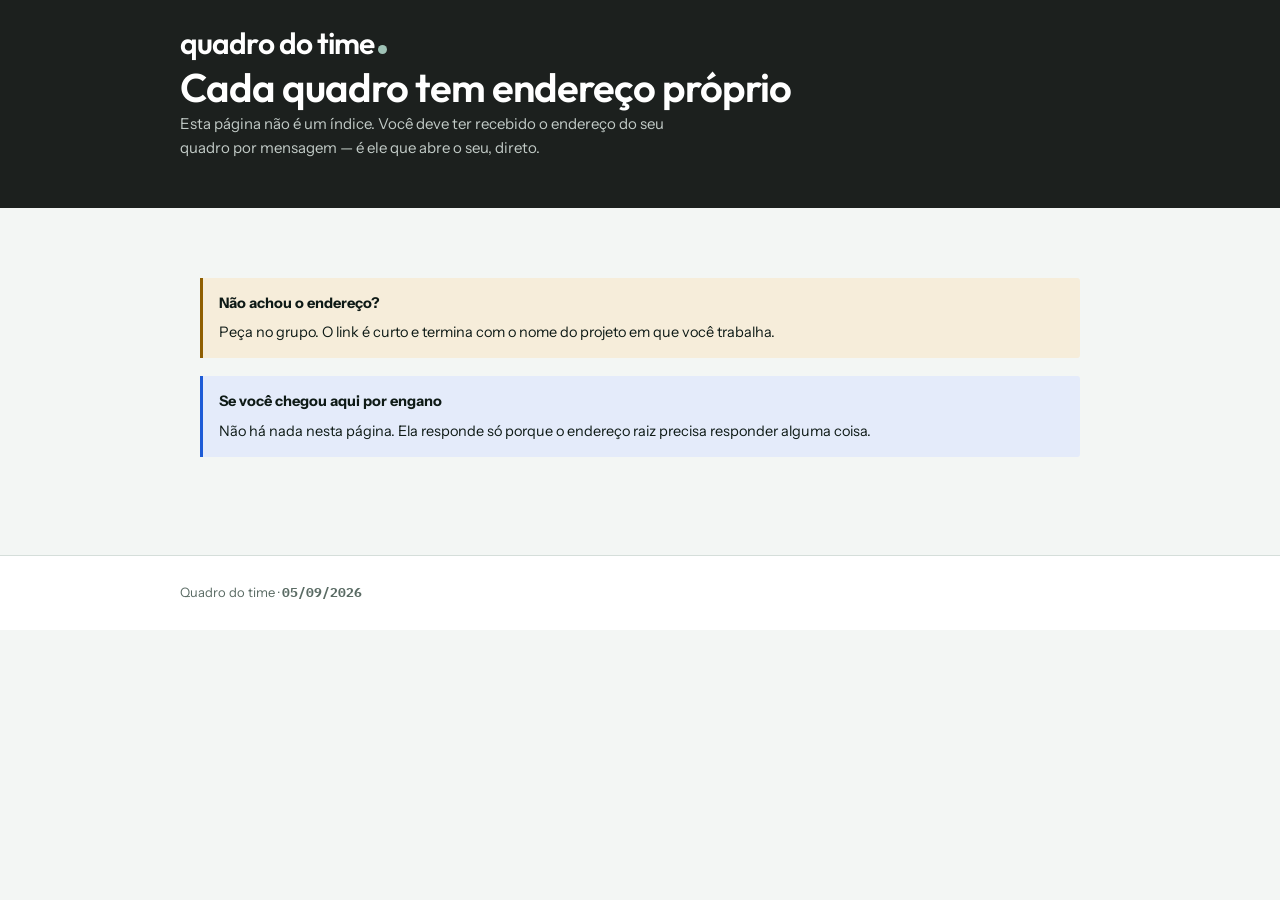
<file: index.html>
<!doctype html>
<html lang="pt-BR">
<head>
<meta charset="utf-8">
<meta name="viewport" content="width=device-width, initial-scale=1, viewport-fit=cover">
<title>Quadro do time</title>
<meta name="robots" content="noindex, nofollow">
<meta name="theme-color" content="#1C201E">
<link rel="preconnect" href="https://fonts.googleapis.com">
<link rel="preconnect" href="https://fonts.gstatic.com" crossorigin>
<link rel="stylesheet" href="https://fonts.googleapis.com/css2?family=IBM+Plex+Mono:wght@400;500;600&family=Instrument+Sans:wght@400;600;700&family=Outfit:wght@500;600&display=swap">
<link rel="icon" href="favicon.svg" type="image/svg+xml">
<link rel="stylesheet" href="estilo.css">
<style>
  /* A raiz nao lista projeto nenhum, de proposito: cada quadro tem endereco
     proprio e quem trabalha num nao precisa saber que os outros existem.
     Esta pagina so existe porque o endereco raiz responde de qualquer jeito --
     melhor responder isto do que expor um indice. */
  :root{
    --marca:#1C201E; --marca-900:#101312; --marca-mid:#2C3230;
    --acento:#9FC2B6; --acento-forte:#4C5F58; --acento-claro:#BFD3CB; --lavado:#E9EDEB;
    --topo-fraco:#A8B2AE; --topo-medio:#C2CBC7; --topo-claro:#DDE3E0;
  }
  @media (prefers-color-scheme:dark){
    :root:not([data-theme="light"]){
      --paper:#0D0F0E; --surface:#141816; --surface-2:#1B211E;
      --ink:#E8EDEA; --ink-2:#B4BFBA; --ink-3:#8A9793;
      --rule:#232A27; --rule-2:#313A36; --lavado:#1B231F;
      --acento-forte:#BFD3CB;
    }
  }
  header{padding-bottom:28px}
  main{padding-top:8px}
</style>
</head>
<body>

<header>
  <div class="hwrap">
    <div class="logo"><b>quadro do time</b><i></i></div>
    <h1>Cada quadro tem endereço próprio</h1>
    <p class="hsub">Esta página não é um índice. Você deve ter recebido o endereço do seu
      quadro por mensagem — é ele que abre o seu, direto.</p>
  </div>
</header>

<main>
  <section>
    <div class="aviso">
      <strong>Não achou o endereço?</strong>
      <p>Peça no grupo. O link é curto e termina com o nome do projeto em que você trabalha.</p>
    </div>

    <div class="aviso azul">
      <strong>Se você chegou aqui por engano</strong>
      <p>Não há nada nesta página. Ela responde só porque o endereço raiz precisa responder
        alguma coisa.</p>
    </div>
  </section>
</main>

<footer>
  <div class="fwrap">
    <div>Quadro do time · <b class="num">05/09/2026</b></div>
  </div>
</footer>

</body>
</html>
</file>
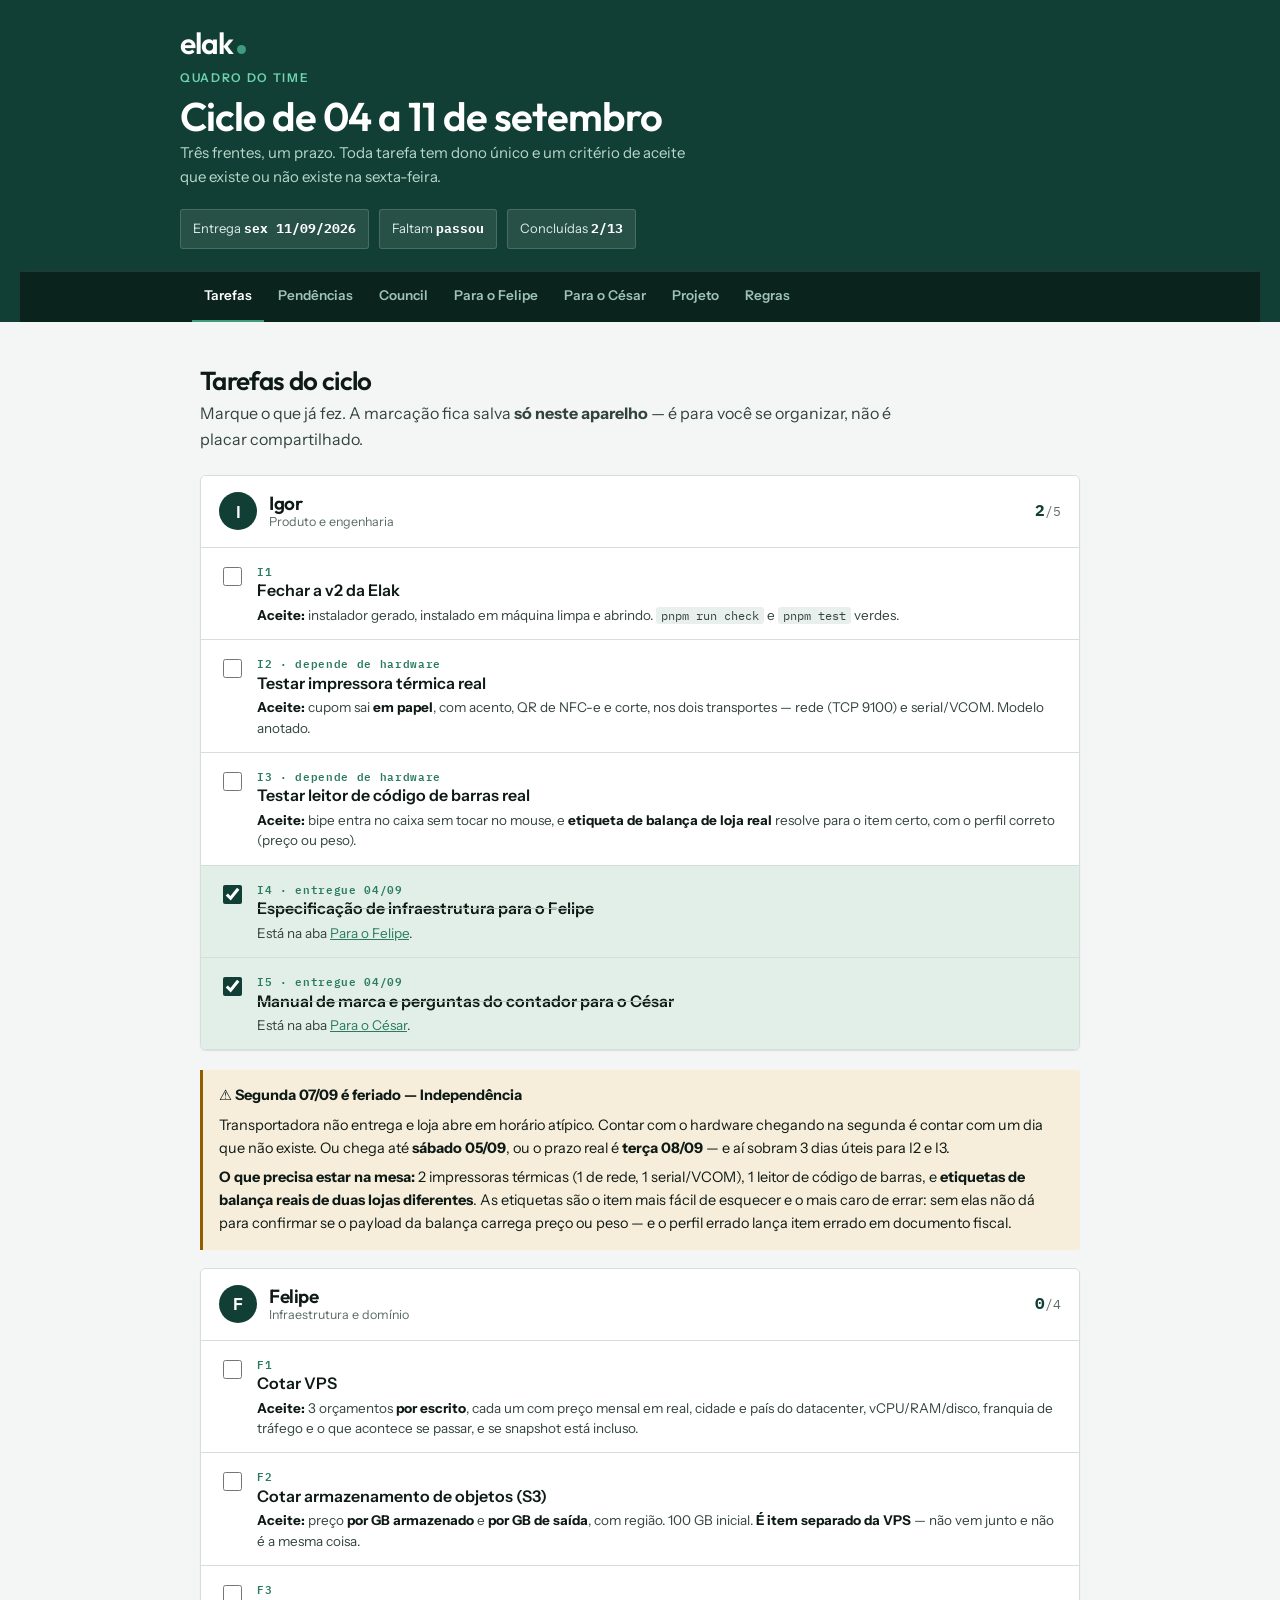
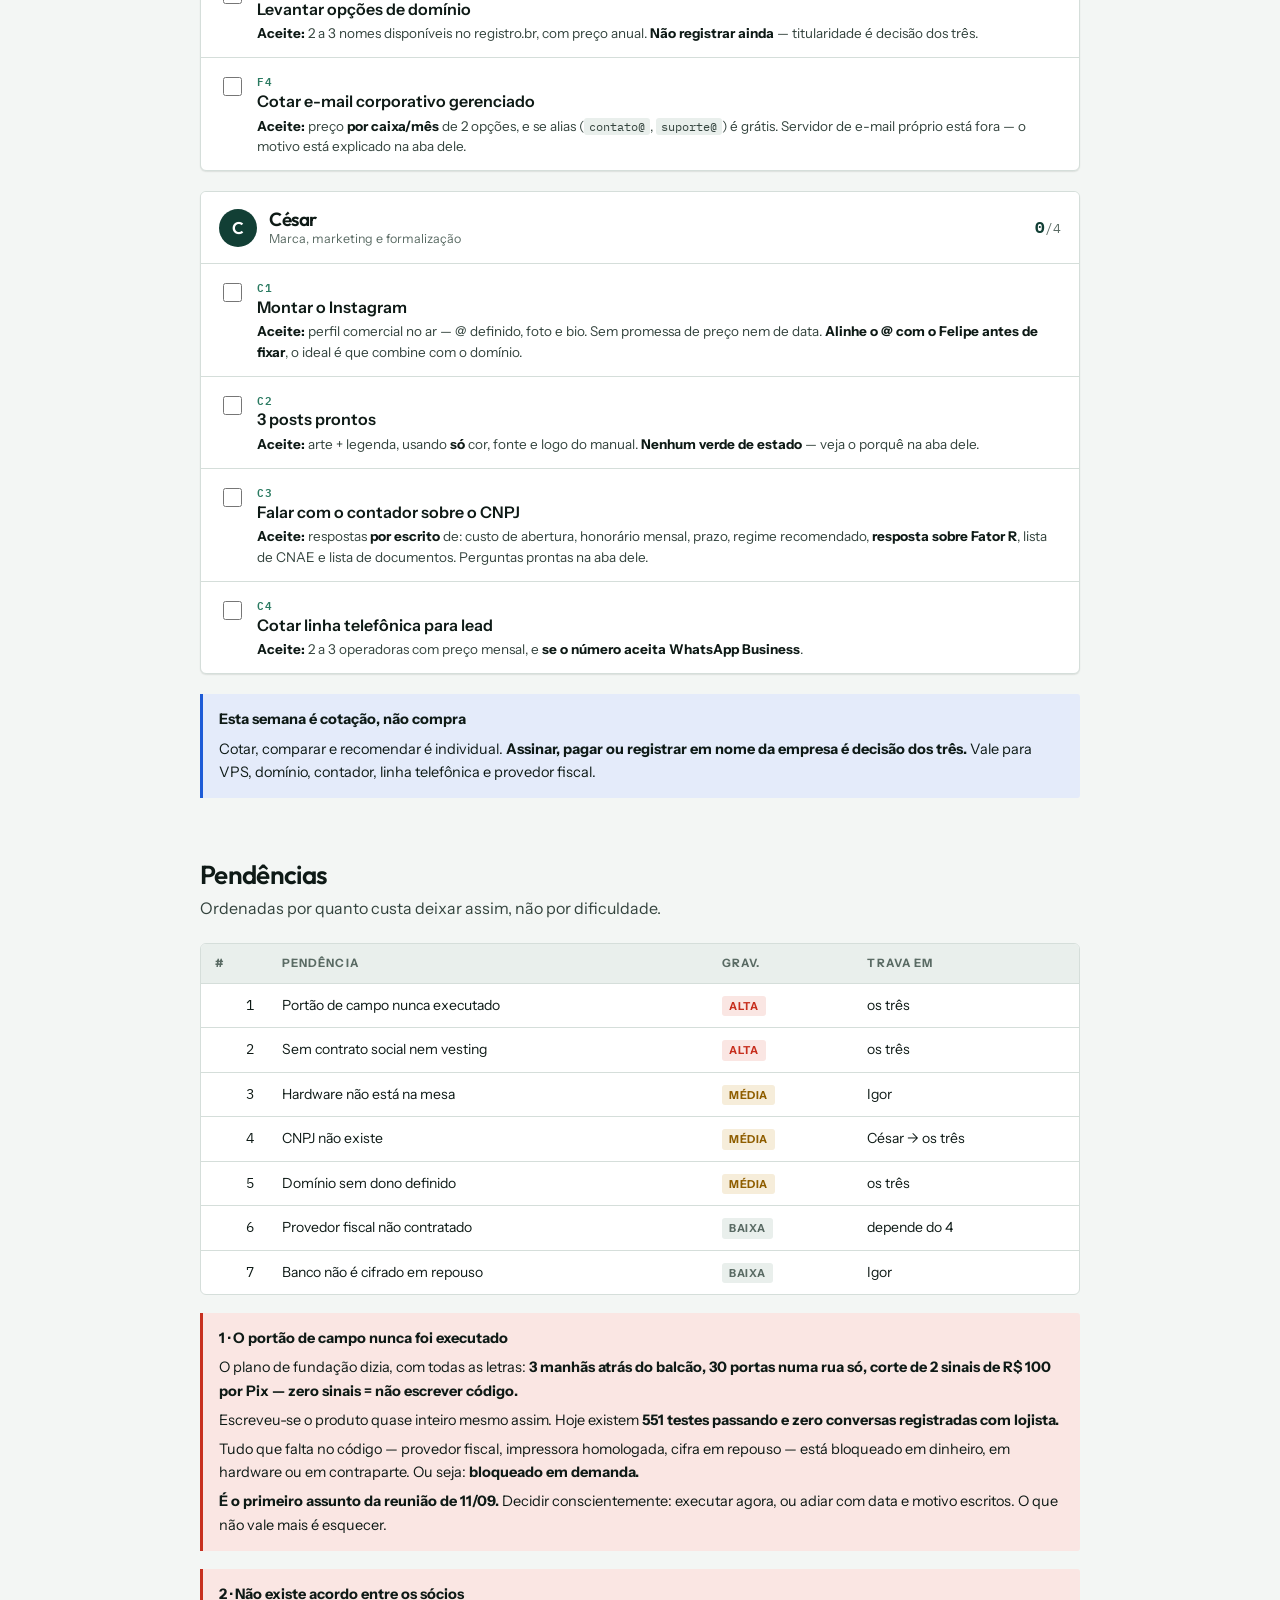
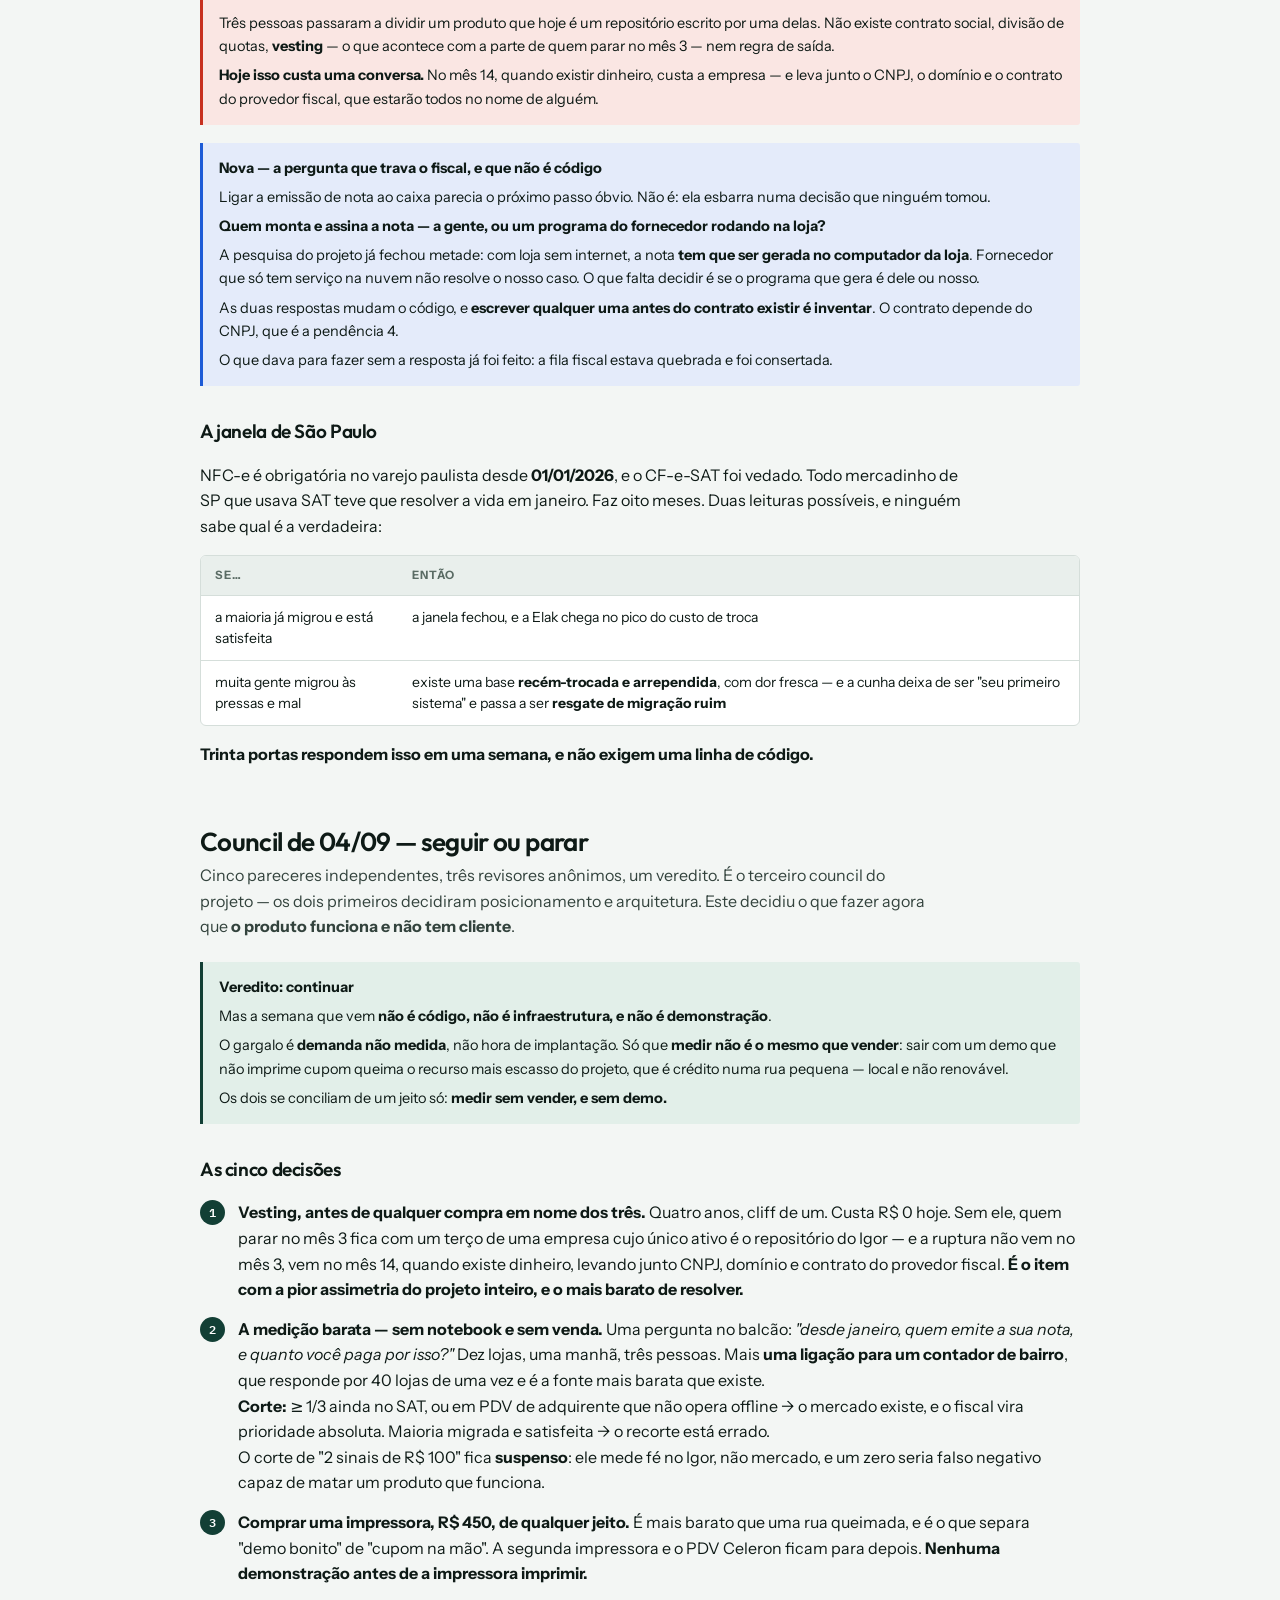
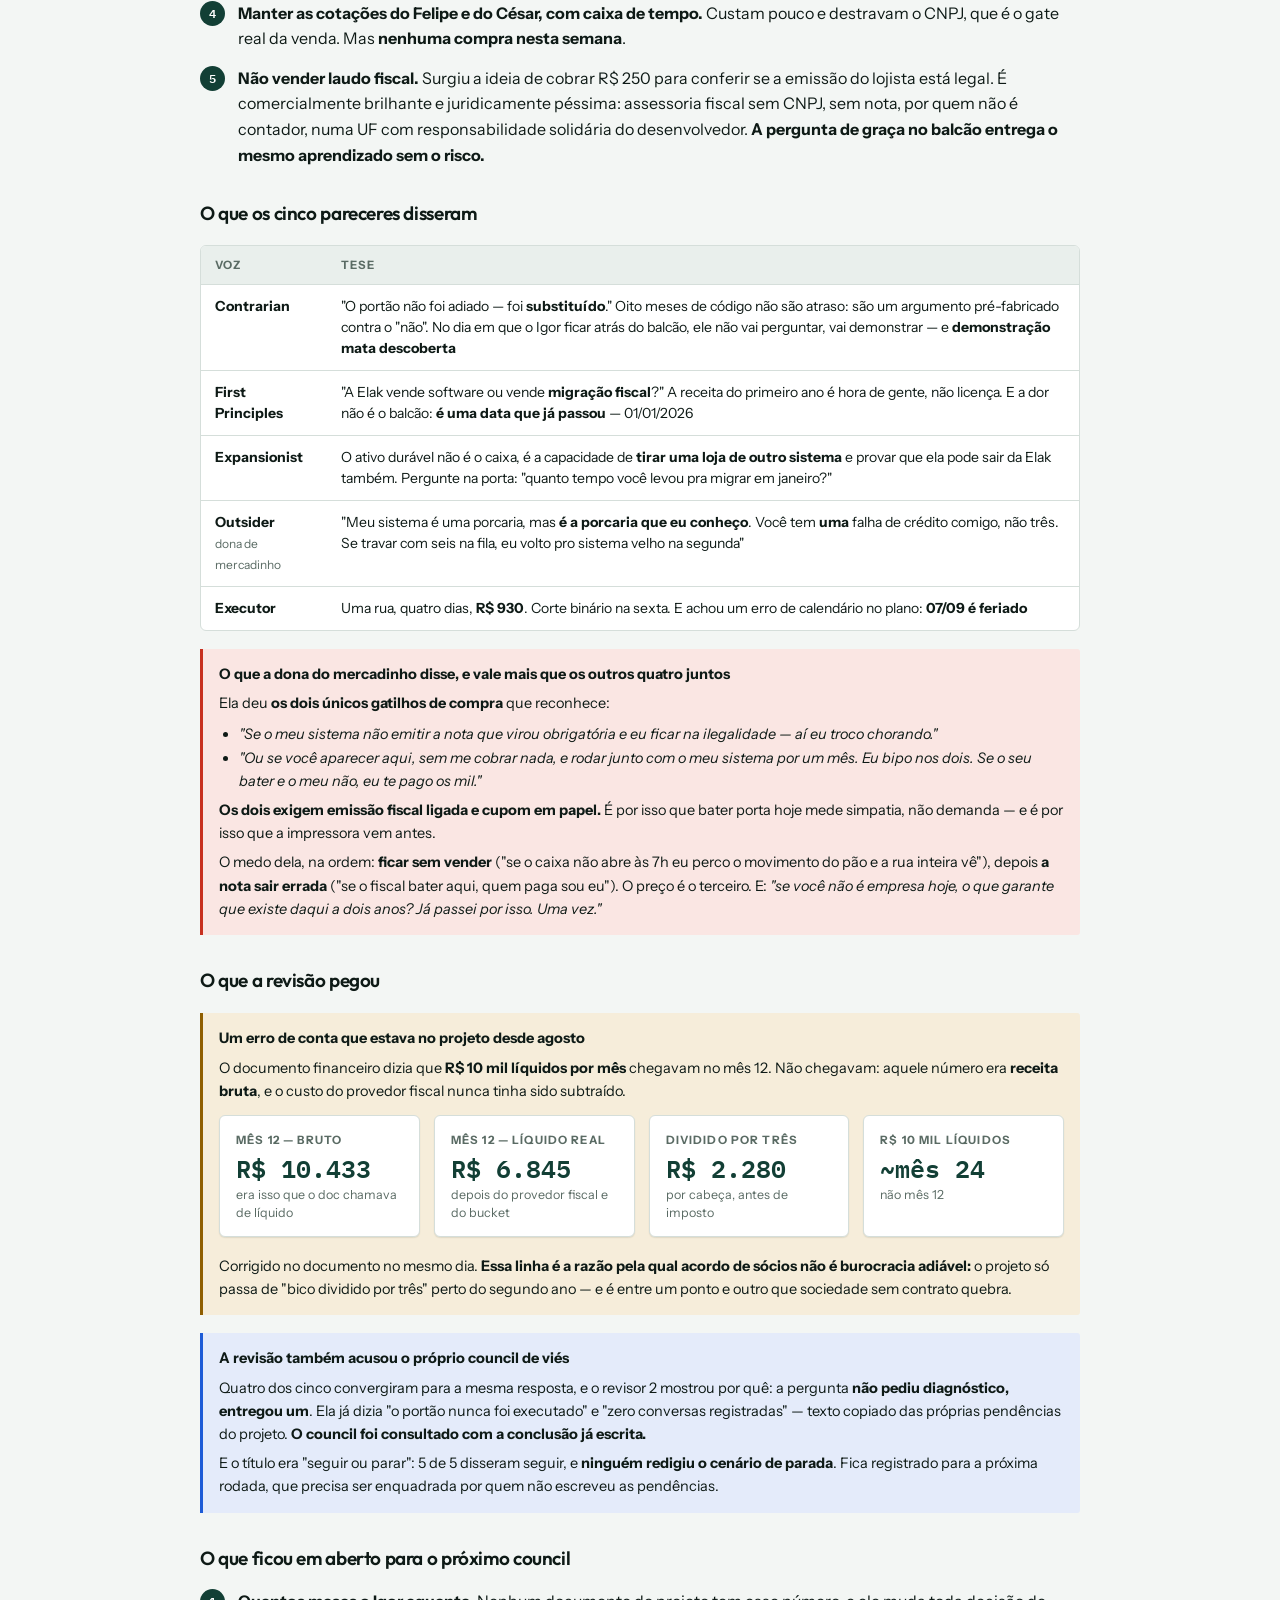
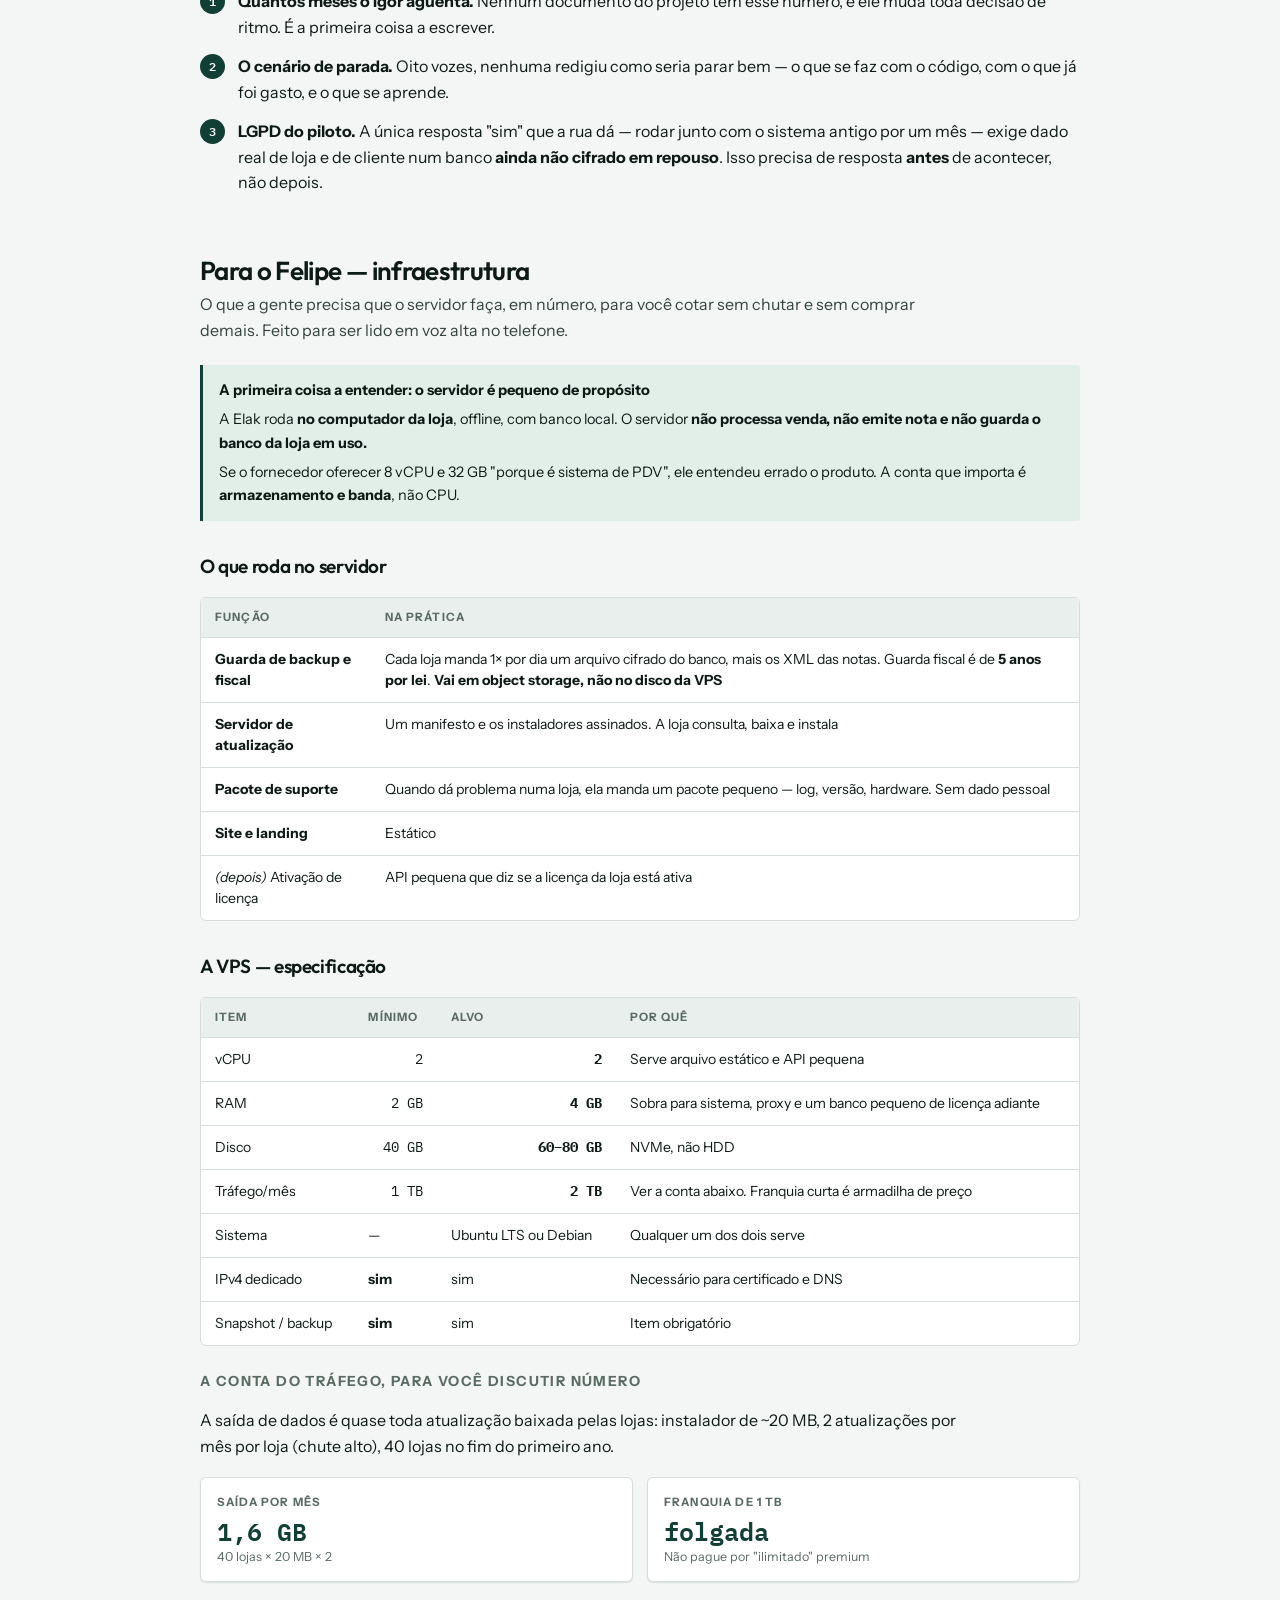
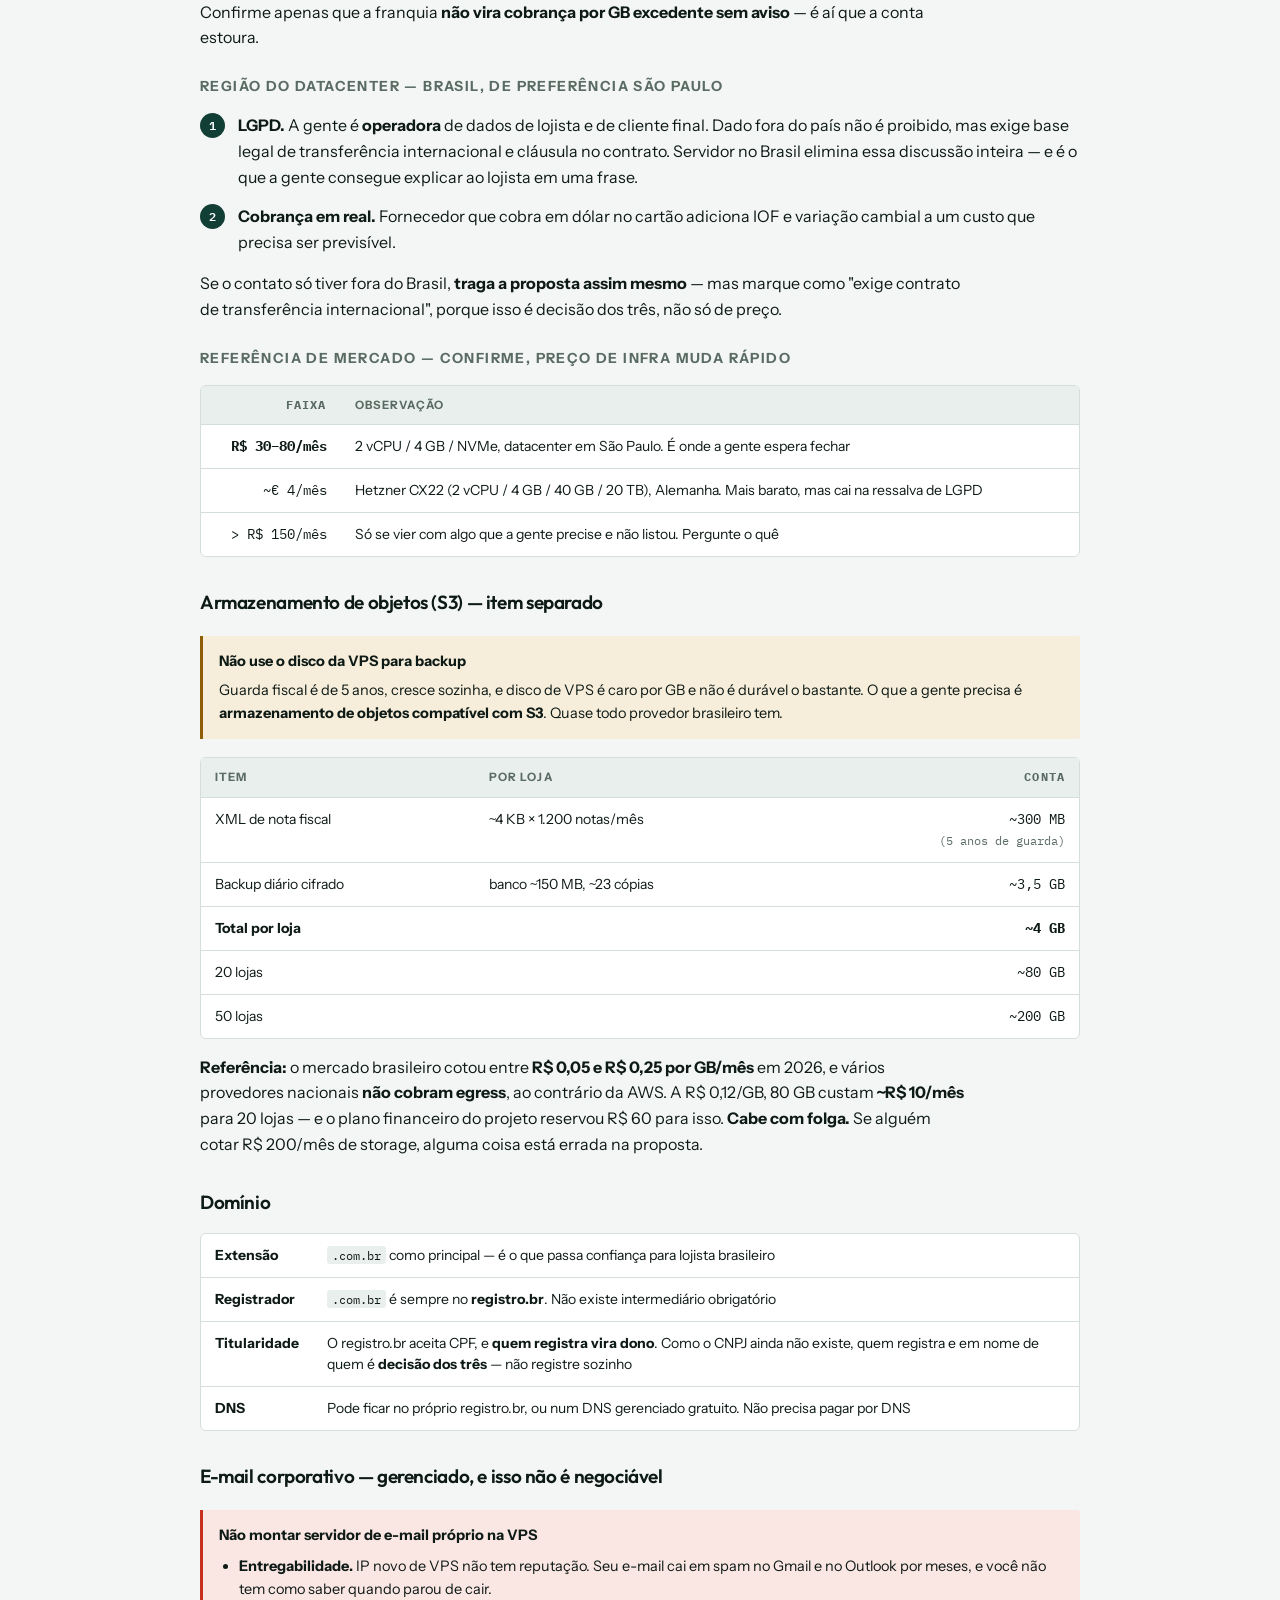
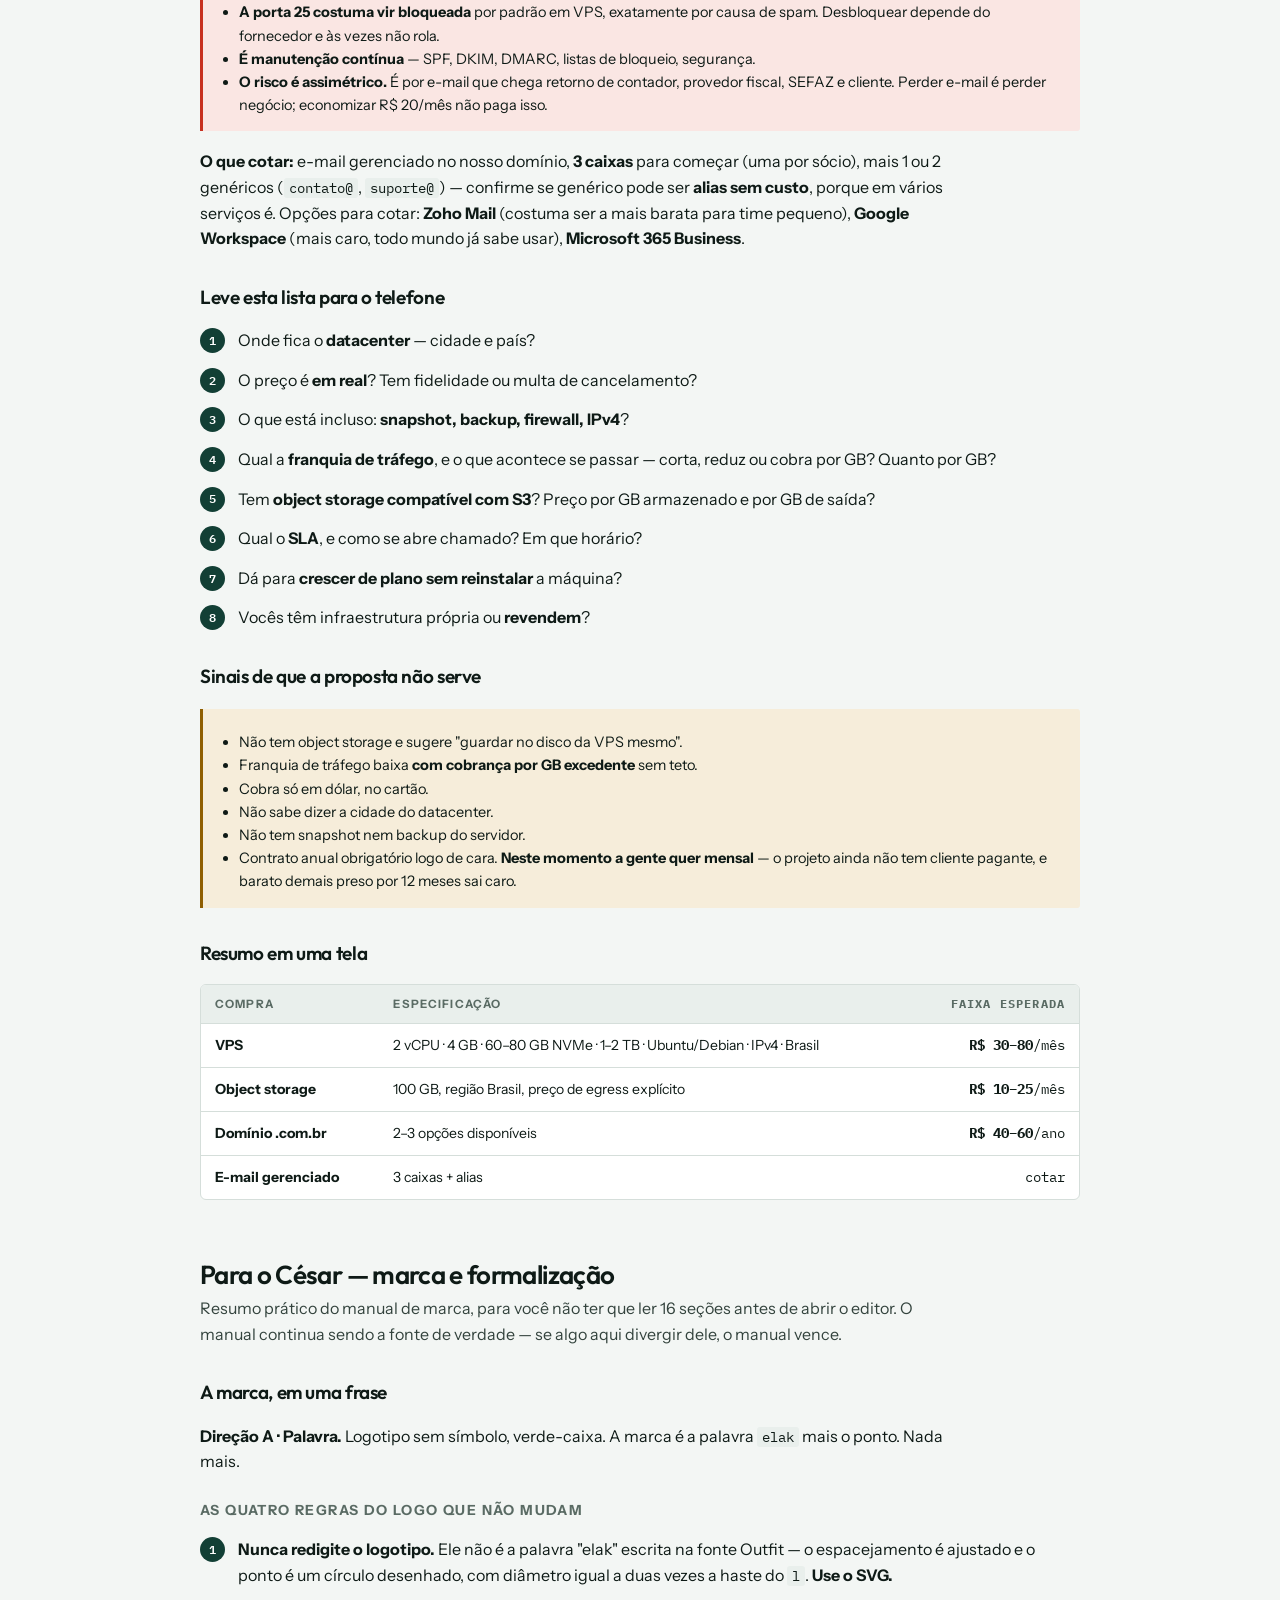
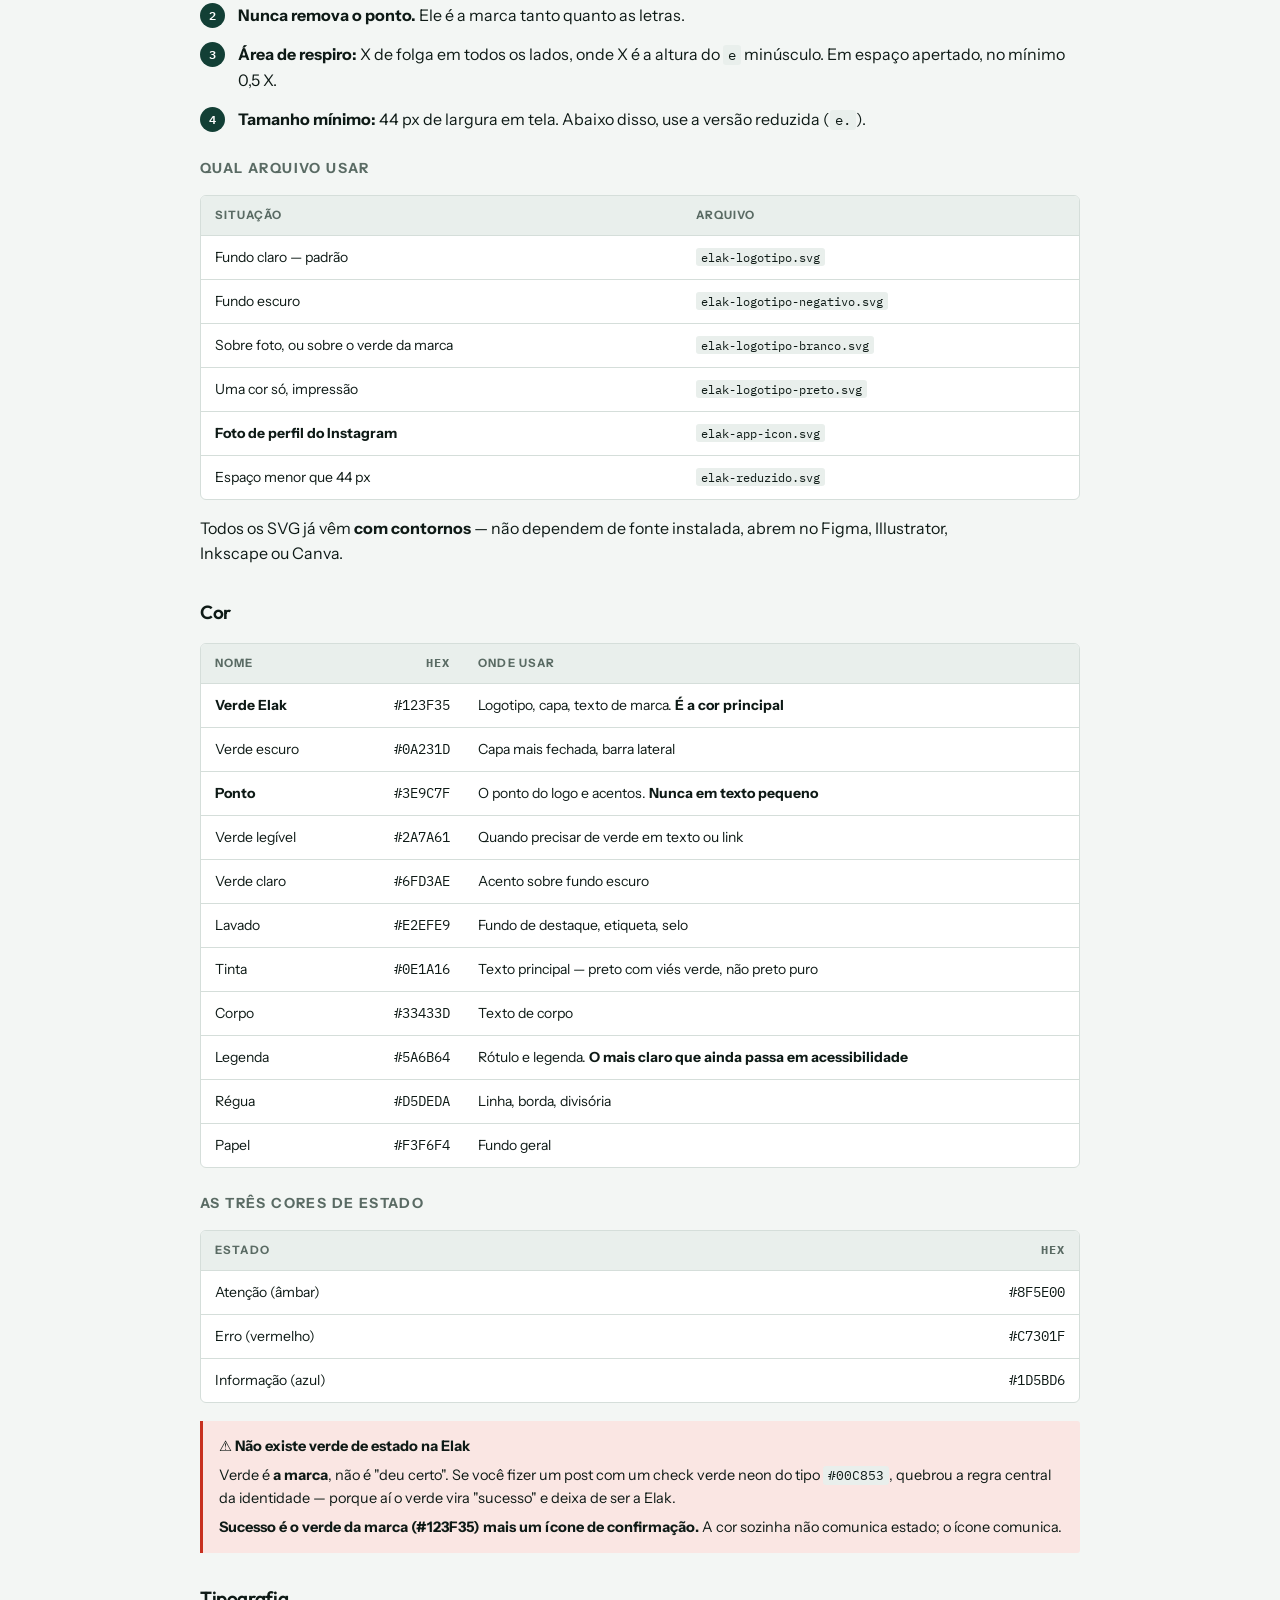
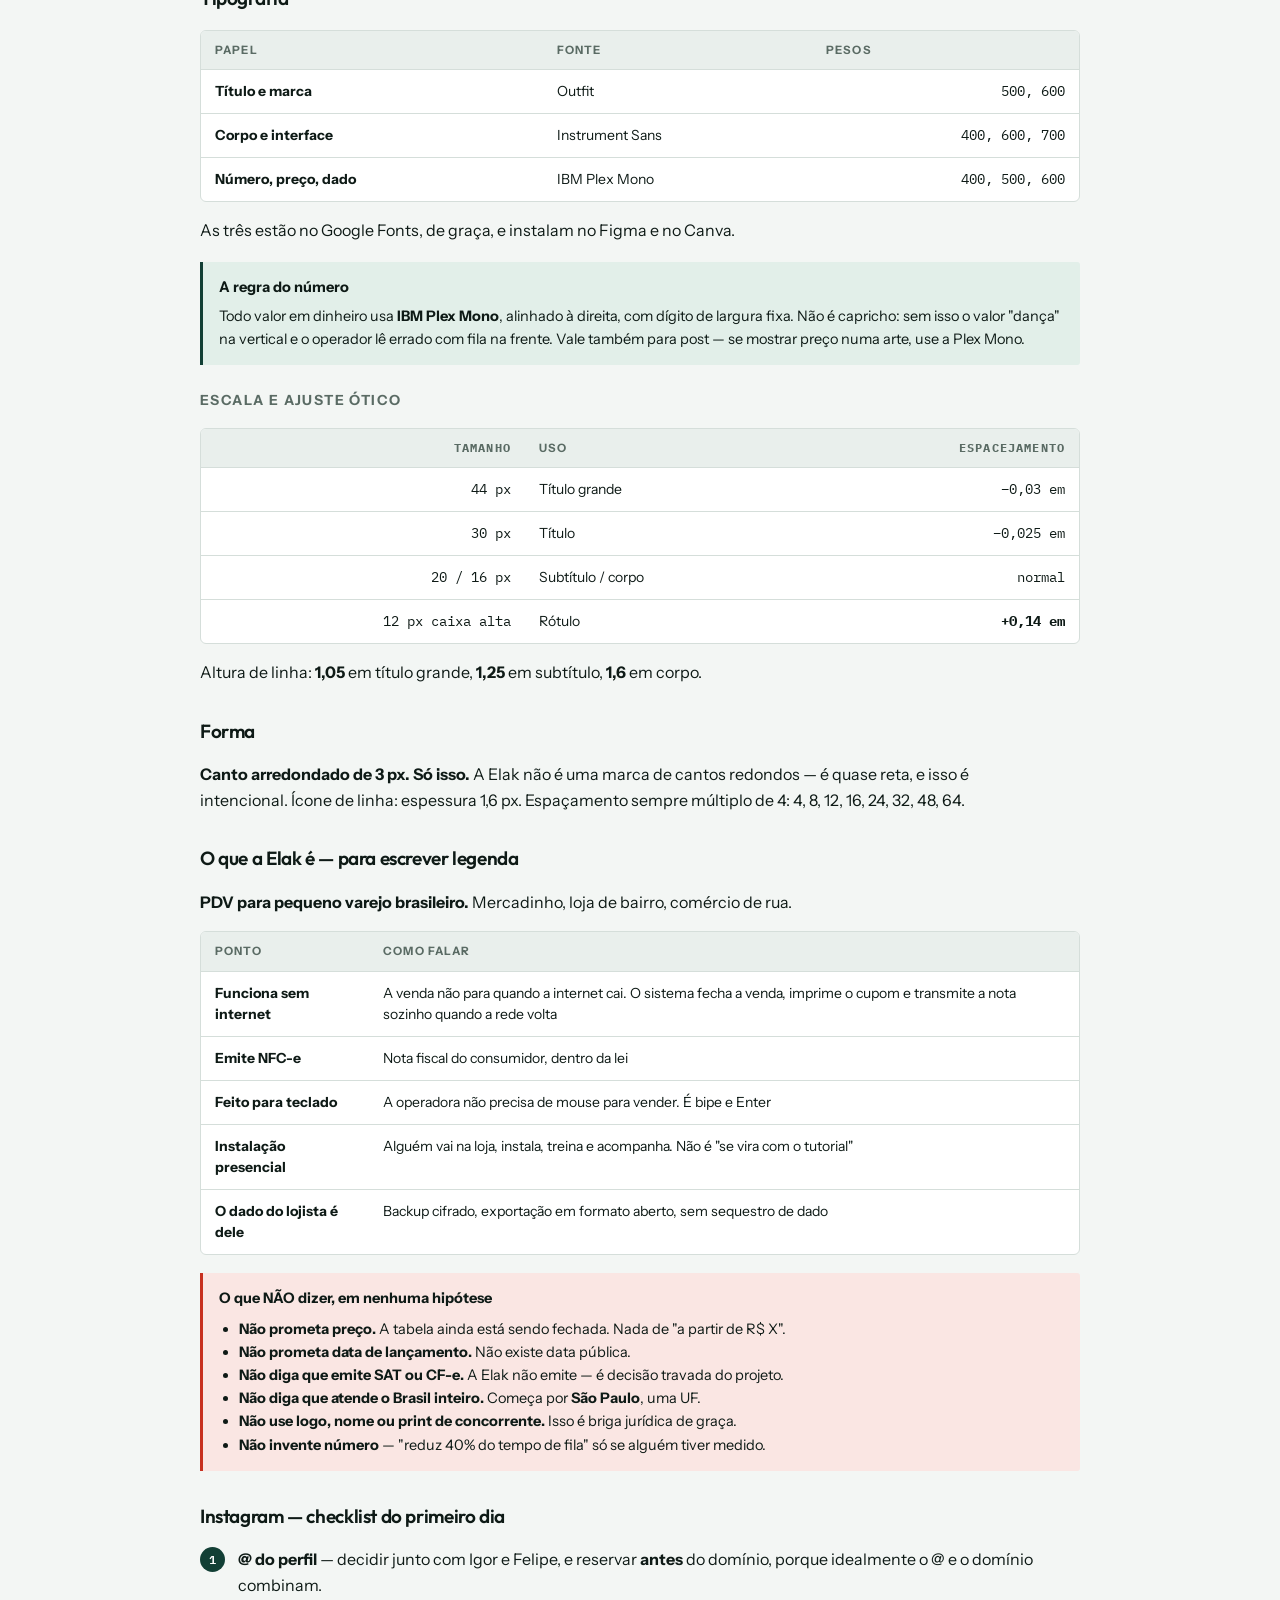
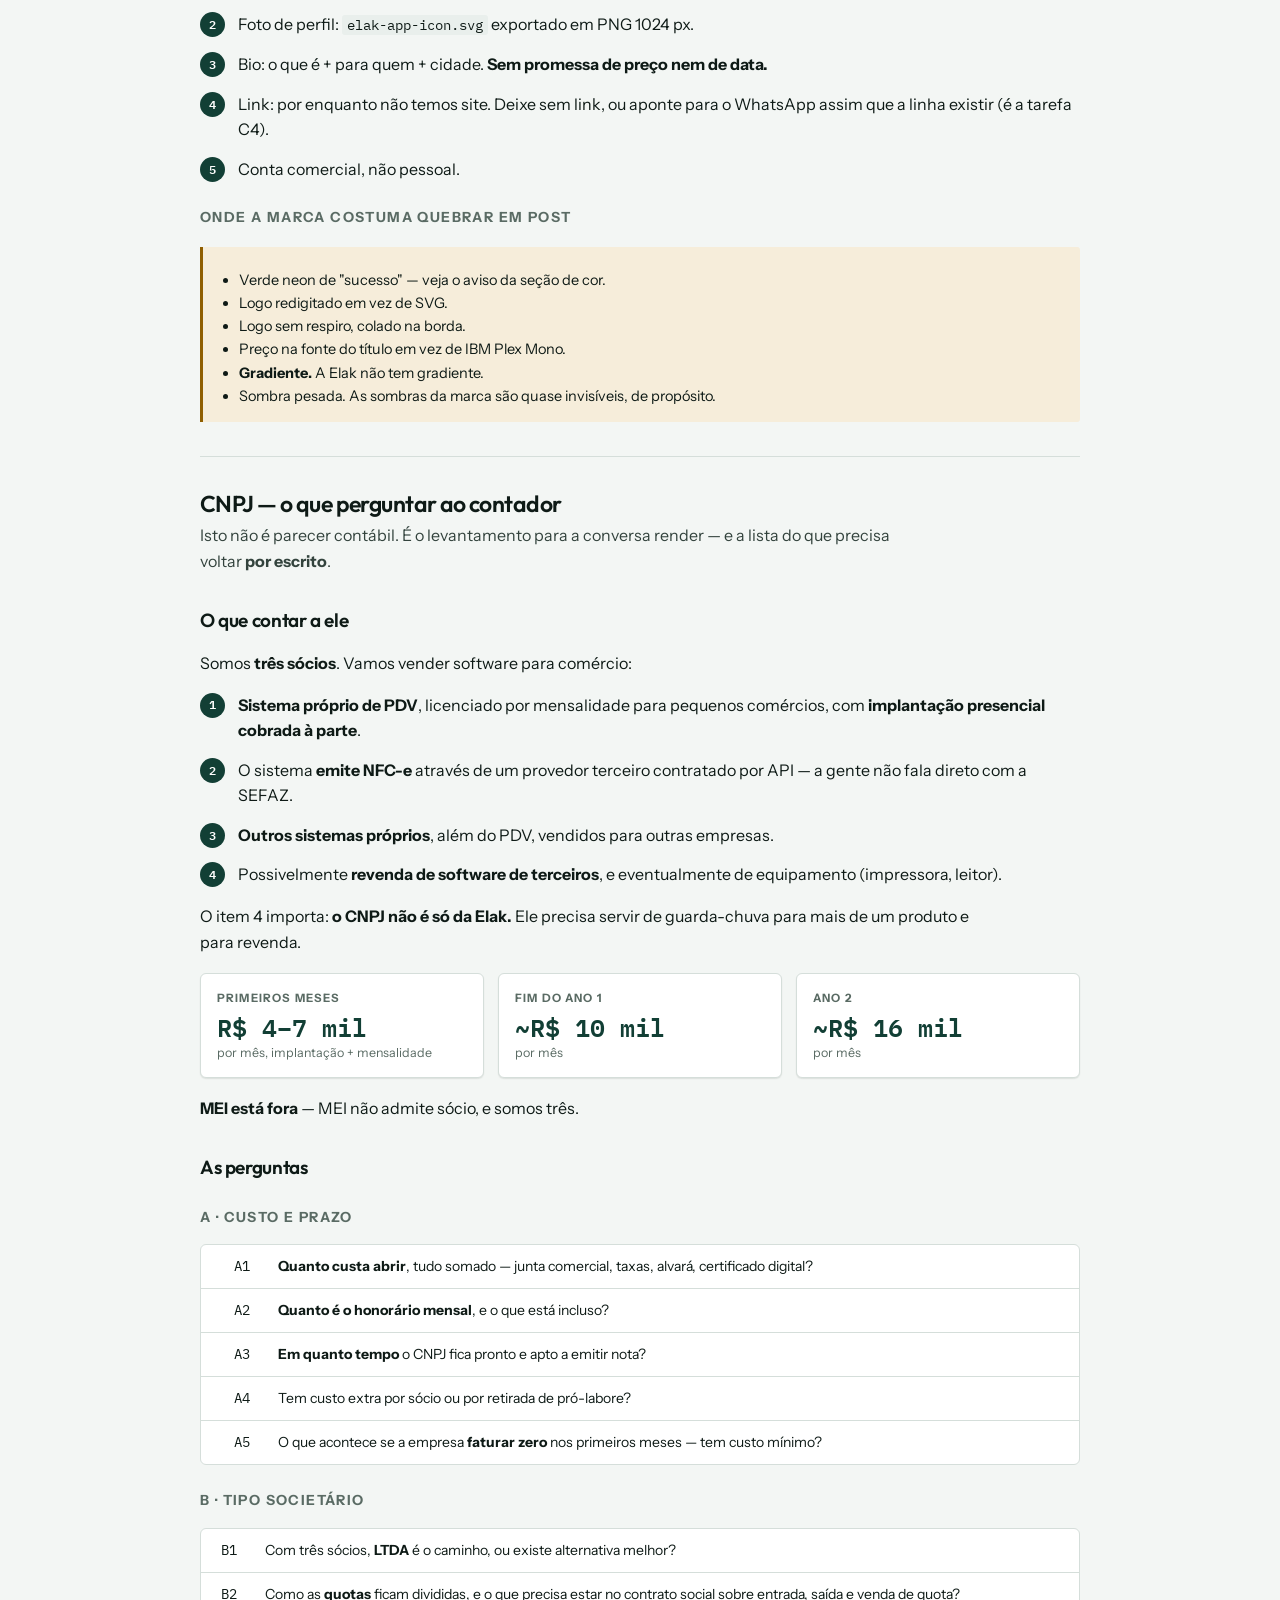
<file: elak/index.html>
<!doctype html>
<html lang="pt-BR">
<head>
<meta charset="utf-8">
<meta name="viewport" content="width=device-width, initial-scale=1, viewport-fit=cover">
<title>Elak — Tarefas</title>
<meta name="description" content="Quadro de tarefas, prazos e pendências do projeto Elak.">
<meta name="theme-color" content="#123F35">
<link rel="preconnect" href="https://fonts.googleapis.com">
<link rel="preconnect" href="https://fonts.gstatic.com" crossorigin>
<link rel="stylesheet" href="https://fonts.googleapis.com/css2?family=IBM+Plex+Mono:wght@400;500;600&family=Instrument+Sans:wght@400;600;700&family=Outfit:wght@500;600&display=swap">
<link rel="icon" href="../favicon.svg" type="image/svg+xml">
<link rel="stylesheet" href="../estilo.css">
<style>
  /* A Elak tem marca fechada: os tokens vem de brand/tokens/elak-tokens.css.
     Sao os mesmos valores do padrao da folha, repetidos aqui de proposito --
     a folha e compartilhada, e quem le esta pagina precisa ver de onde a cor
     dela vem sem abrir outro arquivo. */
  :root{ --marca:#123F35; --marca-900:#0A231D; --marca-mid:#1A5A4A;
         --acento:#3E9C7F; --acento-forte:#2A7A61; --acento-claro:#6FD3AE; --lavado:#E2EFE9;
         --topo-fraco:#9FC2B6; --topo-medio:#B8D6CA; --topo-claro:#DCEDE6; }
</style>
</head>
<body>

<header>
  <div class="hwrap">
    <div class="logo"><b>elak</b><i></i></div>
    <div class="htag">Quadro do time</div>
    <h1>Ciclo de 04 a 11 de setembro</h1>
    <p class="hsub">Três frentes, um prazo. Toda tarefa tem dono único e um critério de aceite
      que existe ou não existe na sexta-feira.</p>
    <div class="prazo">
      <span class="chip">Entrega <strong>sex 11/09/2026</strong></span>
      <span class="chip">Faltam <strong id="dias" data-prazo="2026-09-11">—</strong></span>
      <span class="chip">Concluídas <strong id="placar">—</strong></span>
    </div>
  </div>
  <nav>
    <div class="nwrap">
      <a href="#tarefas" class="on">Tarefas</a>
      <a href="#pendencias">Pendências</a>
      <a href="#council">Council</a>
      <a href="#felipe">Para o Felipe</a>
      <a href="#cesar">Para o César</a>
      <a href="#projeto">Projeto</a>
      <a href="#regras">Regras</a>
    </div>
  </nav>
</header>

<main>

<!-- ====================== TAREFAS ====================== -->
<section id="tarefas">
  <h2>Tarefas do ciclo</h2>
  <p class="lead">Marque o que já fez. A marcação fica salva <b>só neste aparelho</b> — é para
    você se organizar, não é placar compartilhado.</p>

  <!-- IGOR -->
  <div class="pessoa">
    <div class="pcab">
      <div class="av">I</div>
      <div>
        <div class="pnome">Igor</div>
        <div class="pfrente">Produto e engenharia</div>
      </div>
      <div class="pconta"><b data-conta="igor">0</b>/5</div>
    </div>
    <ul class="tarefas" data-dono="igor">
      <li data-id="I1">
        <span class="cx"><input type="checkbox"></span>
        <div class="tcorpo">
          <div class="tid">I1</div>
          <div class="ttit">Fechar a v2 da Elak</div>
          <div class="taceite"><b>Aceite:</b> instalador gerado, instalado em máquina limpa e
            abrindo. <code>pnpm run check</code> e <code>pnpm test</code> verdes.</div>
        </div>
      </li>
      <li data-id="I2">
        <span class="cx"><input type="checkbox"></span>
        <div class="tcorpo">
          <div class="tid">I2 · depende de hardware</div>
          <div class="ttit">Testar impressora térmica real</div>
          <div class="taceite"><b>Aceite:</b> cupom sai <b>em papel</b>, com acento, QR de NFC-e
            e corte, nos dois transportes — rede (TCP 9100) e serial/VCOM. Modelo anotado.</div>
        </div>
      </li>
      <li data-id="I3">
        <span class="cx"><input type="checkbox"></span>
        <div class="tcorpo">
          <div class="tid">I3 · depende de hardware</div>
          <div class="ttit">Testar leitor de código de barras real</div>
          <div class="taceite"><b>Aceite:</b> bipe entra no caixa sem tocar no mouse, e
            <b>etiqueta de balança de loja real</b> resolve para o item certo, com o perfil
            correto (preço ou peso).</div>
        </div>
      </li>
      <li data-id="I4" class="ok">
        <span class="cx"><input type="checkbox" checked></span>
        <div class="tcorpo">
          <div class="tid">I4 · entregue 04/09</div>
          <div class="ttit">Especificação de infraestrutura para o Felipe</div>
          <div class="taceite">Está na aba <a href="#felipe">Para o Felipe</a>.</div>
        </div>
      </li>
      <li data-id="I5" class="ok">
        <span class="cx"><input type="checkbox" checked></span>
        <div class="tcorpo">
          <div class="tid">I5 · entregue 04/09</div>
          <div class="ttit">Manual de marca e perguntas do contador para o César</div>
          <div class="taceite">Está na aba <a href="#cesar">Para o César</a>.</div>
        </div>
      </li>
    </ul>
  </div>

  <div class="aviso">
    <strong>⚠️ Segunda 07/09 é feriado — Independência</strong>
    <p>Transportadora não entrega e loja abre em horário atípico. Contar com o hardware
      chegando na segunda é contar com um dia que não existe. Ou chega até <b>sábado 05/09</b>,
      ou o prazo real é <b>terça 08/09</b> — e aí sobram 3 dias úteis para I2 e I3.</p>
    <p><b>O que precisa estar na mesa:</b> 2 impressoras térmicas (1 de rede, 1 serial/VCOM),
      1 leitor de código de barras, e <b>etiquetas de balança reais de duas lojas diferentes</b>.
      As etiquetas são o item mais fácil de esquecer e o mais caro de errar: sem elas não dá
      para confirmar se o payload da balança carrega preço ou peso — e o perfil errado lança
      item errado em documento fiscal.</p>
  </div>

  <!-- FELIPE -->
  <div class="pessoa">
    <div class="pcab">
      <div class="av">F</div>
      <div>
        <div class="pnome">Felipe</div>
        <div class="pfrente">Infraestrutura e domínio</div>
      </div>
      <div class="pconta"><b data-conta="felipe">0</b>/4</div>
    </div>
    <ul class="tarefas" data-dono="felipe">
      <li data-id="F1">
        <span class="cx"><input type="checkbox"></span>
        <div class="tcorpo">
          <div class="tid">F1</div>
          <div class="ttit">Cotar VPS</div>
          <div class="taceite"><b>Aceite:</b> 3 orçamentos <b>por escrito</b>, cada um com preço
            mensal em real, cidade e país do datacenter, vCPU/RAM/disco, franquia de tráfego e o
            que acontece se passar, e se snapshot está incluso.</div>
        </div>
      </li>
      <li data-id="F2">
        <span class="cx"><input type="checkbox"></span>
        <div class="tcorpo">
          <div class="tid">F2</div>
          <div class="ttit">Cotar armazenamento de objetos (S3)</div>
          <div class="taceite"><b>Aceite:</b> preço <b>por GB armazenado</b> e <b>por GB de
            saída</b>, com região. 100&nbsp;GB inicial. <b>É item separado da VPS</b> — não vem
            junto e não é a mesma coisa.</div>
        </div>
      </li>
      <li data-id="F3">
        <span class="cx"><input type="checkbox"></span>
        <div class="tcorpo">
          <div class="tid">F3</div>
          <div class="ttit">Levantar opções de domínio</div>
          <div class="taceite"><b>Aceite:</b> 2 a 3 nomes disponíveis no registro.br, com preço
            anual. <b>Não registrar ainda</b> — titularidade é decisão dos três.</div>
        </div>
      </li>
      <li data-id="F4">
        <span class="cx"><input type="checkbox"></span>
        <div class="tcorpo">
          <div class="tid">F4</div>
          <div class="ttit">Cotar e-mail corporativo gerenciado</div>
          <div class="taceite"><b>Aceite:</b> preço <b>por caixa/mês</b> de 2 opções, e se alias
            (<code>contato@</code>, <code>suporte@</code>) é grátis. Servidor de e-mail próprio
            está fora — o motivo está explicado na aba dele.</div>
        </div>
      </li>
    </ul>
  </div>

  <!-- CÉSAR -->
  <div class="pessoa">
    <div class="pcab">
      <div class="av">C</div>
      <div>
        <div class="pnome">César</div>
        <div class="pfrente">Marca, marketing e formalização</div>
      </div>
      <div class="pconta"><b data-conta="cesar">0</b>/4</div>
    </div>
    <ul class="tarefas" data-dono="cesar">
      <li data-id="C1">
        <span class="cx"><input type="checkbox"></span>
        <div class="tcorpo">
          <div class="tid">C1</div>
          <div class="ttit">Montar o Instagram</div>
          <div class="taceite"><b>Aceite:</b> perfil comercial no ar — @ definido, foto e bio.
            Sem promessa de preço nem de data. <b>Alinhe o @ com o Felipe antes de fixar</b>, o
            ideal é que combine com o domínio.</div>
        </div>
      </li>
      <li data-id="C2">
        <span class="cx"><input type="checkbox"></span>
        <div class="tcorpo">
          <div class="tid">C2</div>
          <div class="ttit">3 posts prontos</div>
          <div class="taceite"><b>Aceite:</b> arte + legenda, usando <b>só</b> cor, fonte e logo
            do manual. <b>Nenhum verde de estado</b> — veja o porquê na aba dele.</div>
        </div>
      </li>
      <li data-id="C3">
        <span class="cx"><input type="checkbox"></span>
        <div class="tcorpo">
          <div class="tid">C3</div>
          <div class="ttit">Falar com o contador sobre o CNPJ</div>
          <div class="taceite"><b>Aceite:</b> respostas <b>por escrito</b> de: custo de abertura,
            honorário mensal, prazo, regime recomendado, <b>resposta sobre Fator R</b>, lista de
            CNAE e lista de documentos. Perguntas prontas na aba dele.</div>
        </div>
      </li>
      <li data-id="C4">
        <span class="cx"><input type="checkbox"></span>
        <div class="tcorpo">
          <div class="tid">C4</div>
          <div class="ttit">Cotar linha telefônica para lead</div>
          <div class="taceite"><b>Aceite:</b> 2 a 3 operadoras com preço mensal, e <b>se o número
            aceita WhatsApp Business</b>.</div>
        </div>
      </li>
    </ul>
  </div>

  <div class="aviso azul">
    <strong>Esta semana é cotação, não compra</strong>
    <p>Cotar, comparar e recomendar é individual. <b>Assinar, pagar ou registrar em nome da
      empresa é decisão dos três.</b> Vale para VPS, domínio, contador, linha telefônica e
      provedor fiscal.</p>
  </div>
</section>

<!-- ====================== PENDÊNCIAS ====================== -->
<section id="pendencias">
  <h2>Pendências</h2>
  <p class="lead">Ordenadas por quanto custa deixar assim, não por dificuldade.</p>

  <div class="rolar">
    <table>
      <thead><tr><th>#</th><th>Pendência</th><th>Grav.</th><th>Trava em</th></tr></thead>
      <tbody>
        <tr><td class="n">1</td><td>Portão de campo nunca executado</td><td><span class="selo s-parado">alta</span></td><td>os três</td></tr>
        <tr><td class="n">2</td><td>Sem contrato social nem vesting</td><td><span class="selo s-parado">alta</span></td><td>os três</td></tr>
        <tr><td class="n">3</td><td>Hardware não está na mesa</td><td><span class="selo s-risco">média</span></td><td>Igor</td></tr>
        <tr><td class="n">4</td><td>CNPJ não existe</td><td><span class="selo s-risco">média</span></td><td>César → os três</td></tr>
        <tr><td class="n">5</td><td>Domínio sem dono definido</td><td><span class="selo s-risco">média</span></td><td>os três</td></tr>
        <tr><td class="n">6</td><td>Provedor fiscal não contratado</td><td><span class="selo s-esp">baixa</span></td><td>depende do 4</td></tr>
        <tr><td class="n">7</td><td>Banco não é cifrado em repouso</td><td><span class="selo s-esp">baixa</span></td><td>Igor</td></tr>
      </tbody>
    </table>
  </div>

  <div class="aviso vermelho">
    <strong>1 · O portão de campo nunca foi executado</strong>
    <p>O plano de fundação dizia, com todas as letras: <b>3 manhãs atrás do balcão, 30 portas
      numa rua só, corte de 2 sinais de R$&nbsp;100 por Pix — zero sinais = não escrever
      código.</b></p>
    <p>Escreveu-se o produto quase inteiro mesmo assim. Hoje existem <b>551 testes passando e
      zero conversas registradas com lojista.</b></p>
    <p>Tudo que falta no código — provedor fiscal, impressora homologada, cifra em repouso —
      está bloqueado em dinheiro, em hardware ou em contraparte. Ou seja: <b>bloqueado em
      demanda.</b></p>
    <p><b>É o primeiro assunto da reunião de 11/09.</b> Decidir conscientemente: executar agora,
      ou adiar com data e motivo escritos. O que não vale mais é esquecer.</p>
  </div>

  <div class="aviso vermelho">
    <strong>2 · Não existe acordo entre os sócios</strong>
    <p>Três pessoas passaram a dividir um produto que hoje é um repositório escrito por uma
      delas. Não existe contrato social, divisão de quotas, <b>vesting</b> — o que acontece com
      a parte de quem parar no mês 3 — nem regra de saída.</p>
    <p><b>Hoje isso custa uma conversa.</b> No mês 14, quando existir dinheiro, custa a empresa —
      e leva junto o CNPJ, o domínio e o contrato do provedor fiscal, que estarão todos no nome
      de alguém.</p>
  </div>

  <div class="aviso azul">
    <strong>Nova — a pergunta que trava o fiscal, e que não é código</strong>
    <p>Ligar a emissão de nota ao caixa parecia o próximo passo óbvio. Não é: ela esbarra numa
      decisão que ninguém tomou.</p>
    <p><b>Quem monta e assina a nota — a gente, ou um programa do fornecedor rodando na loja?</b></p>
    <p>A pesquisa do projeto já fechou metade: com loja sem internet, a nota <b>tem que ser
      gerada no computador da loja</b>. Fornecedor que só tem serviço na nuvem não resolve o
      nosso caso. O que falta decidir é se o programa que gera é dele ou nosso.</p>
    <p>As duas respostas mudam o código, e <b>escrever qualquer uma antes do contrato existir é
      inventar</b>. O contrato depende do CNPJ, que é a pendência 4.</p>
    <p>O que dava para fazer sem a resposta já foi feito: a fila fiscal estava quebrada e foi
      consertada.</p>
  </div>

  <h3>A janela de São Paulo</h3>
  <p>NFC-e é obrigatória no varejo paulista desde <b>01/01/2026</b>, e o CF-e-SAT foi vedado.
    Todo mercadinho de SP que usava SAT teve que resolver a vida em janeiro. Faz oito meses.
    Duas leituras possíveis, e ninguém sabe qual é a verdadeira:</p>
  <div class="rolar">
    <table>
      <thead><tr><th>Se…</th><th>Então</th></tr></thead>
      <tbody>
        <tr><td>a maioria já migrou e está satisfeita</td><td>a janela fechou, e a Elak chega no pico do custo de troca</td></tr>
        <tr><td>muita gente migrou às pressas e mal</td><td>existe uma base <b>recém-trocada e arrependida</b>, com dor fresca — e a cunha deixa de ser "seu primeiro sistema" e passa a ser <b>resgate de migração ruim</b></td></tr>
      </tbody>
    </table>
  </div>
  <p><b>Trinta portas respondem isso em uma semana, e não exigem uma linha de código.</b></p>
</section>

<!-- ====================== COUNCIL ====================== -->
<section id="council">
  <h2>Council de 04/09 — seguir ou parar</h2>
  <p class="lead">Cinco pareceres independentes, três revisores anônimos, um veredito. É o
    terceiro council do projeto — os dois primeiros decidiram posicionamento e arquitetura.
    Este decidiu o que fazer agora que <b>o produto funciona e não tem cliente</b>.</p>

  <div class="aviso verde">
    <strong>Veredito: continuar</strong>
    <p>Mas a semana que vem <b>não é código, não é infraestrutura, e não é demonstração</b>.</p>
    <p>O gargalo é <b>demanda não medida</b>, não hora de implantação. Só que <b>medir não é o
      mesmo que vender</b>: sair com um demo que não imprime cupom queima o recurso mais escasso
      do projeto, que é crédito numa rua pequena — local e não renovável.</p>
    <p>Os dois se conciliam de um jeito só: <b>medir sem vender, e sem demo.</b></p>
  </div>

  <h3>As cinco decisões</h3>
  <ol class="passos">
    <li><b>Vesting, antes de qualquer compra em nome dos três.</b> Quatro anos, cliff de um.
      Custa R$ 0 hoje. Sem ele, quem parar no mês 3 fica com um terço de uma empresa cujo único
      ativo é o repositório do Igor — e a ruptura não vem no mês 3, vem no mês 14, quando existe
      dinheiro, levando junto CNPJ, domínio e contrato do provedor fiscal. <b>É o item com a pior
      assimetria do projeto inteiro, e o mais barato de resolver.</b></li>
    <li><b>A medição barata — sem notebook e sem venda.</b> Uma pergunta no balcão:
      <i>"desde janeiro, quem emite a sua nota, e quanto você paga por isso?"</i> Dez lojas, uma
      manhã, três pessoas. Mais <b>uma ligação para um contador de bairro</b>, que responde por
      40 lojas de uma vez e é a fonte mais barata que existe.<br>
      <b>Corte:</b> ≥ 1/3 ainda no SAT, ou em PDV de adquirente que não opera offline → o
      mercado existe, e o fiscal vira prioridade absoluta. Maioria migrada e satisfeita → o
      recorte está errado.<br>
      O corte de "2 sinais de R$ 100" fica <b>suspenso</b>: ele mede fé no Igor, não mercado, e
      um zero seria falso negativo capaz de matar um produto que funciona.</li>
    <li><b>Comprar uma impressora, R$ 450, de qualquer jeito.</b> É mais barato que uma rua
      queimada, e é o que separa "demo bonito" de "cupom na mão". A segunda impressora e o PDV
      Celeron ficam para depois. <b>Nenhuma demonstração antes de a impressora imprimir.</b></li>
    <li><b>Manter as cotações do Felipe e do César, com caixa de tempo.</b> Custam pouco e
      destravam o CNPJ, que é o gate real da venda. Mas <b>nenhuma compra nesta semana</b>.</li>
    <li><b>Não vender laudo fiscal.</b> Surgiu a ideia de cobrar R$ 250 para conferir se a
      emissão do lojista está legal. É comercialmente brilhante e juridicamente péssima:
      assessoria fiscal sem CNPJ, sem nota, por quem não é contador, numa UF com
      responsabilidade solidária do desenvolvedor. <b>A pergunta de graça no balcão entrega o
      mesmo aprendizado sem o risco.</b></li>
  </ol>

  <h3>O que os cinco pareceres disseram</h3>
  <div class="rolar">
    <table>
      <thead><tr><th>Voz</th><th>Tese</th></tr></thead>
      <tbody>
        <tr><td><b>Contrarian</b></td><td>"O portão não foi adiado — foi <b>substituído</b>." Oito meses de código não são atraso: são um argumento pré-fabricado contra o "não". No dia em que o Igor ficar atrás do balcão, ele não vai perguntar, vai demonstrar — e <b>demonstração mata descoberta</b></td></tr>
        <tr><td><b>First Principles</b></td><td>"A Elak vende software ou vende <b>migração fiscal</b>?" A receita do primeiro ano é hora de gente, não licença. E a dor não é o balcão: <b>é uma data que já passou</b> — 01/01/2026</td></tr>
        <tr><td><b>Expansionist</b></td><td>O ativo durável não é o caixa, é a capacidade de <b>tirar uma loja de outro sistema</b> e provar que ela pode sair da Elak também. Pergunte na porta: "quanto tempo você levou pra migrar em janeiro?"</td></tr>
        <tr><td><b>Outsider</b><br><span style="font-size:12px;color:var(--ink-3)">dona de mercadinho</span></td><td>"Meu sistema é uma porcaria, mas <b>é a porcaria que eu conheço</b>. Você tem <b>uma</b> falha de crédito comigo, não três. Se travar com seis na fila, eu volto pro sistema velho na segunda"</td></tr>
        <tr><td><b>Executor</b></td><td>Uma rua, quatro dias, <b>R$ 930</b>. Corte binário na sexta. E achou um erro de calendário no plano: <b>07/09 é feriado</b></td></tr>
      </tbody>
    </table>
  </div>

  <div class="aviso vermelho">
    <strong>O que a dona do mercadinho disse, e vale mais que os outros quatro juntos</strong>
    <p>Ela deu <b>os dois únicos gatilhos de compra</b> que reconhece:</p>
    <ul>
      <li><i>"Se o meu sistema não emitir a nota que virou obrigatória e eu ficar na
        ilegalidade — aí eu troco chorando."</i></li>
      <li><i>"Ou se você aparecer aqui, sem me cobrar nada, e rodar junto com o meu sistema por
        um mês. Eu bipo nos dois. Se o seu bater e o meu não, eu te pago os mil."</i></li>
    </ul>
    <p><b>Os dois exigem emissão fiscal ligada e cupom em papel.</b> É por isso que bater porta
      hoje mede simpatia, não demanda — e é por isso que a impressora vem antes.</p>
    <p>O medo dela, na ordem: <b>ficar sem vender</b> ("se o caixa não abre às 7h eu perco o
      movimento do pão e a rua inteira vê"), depois <b>a nota sair errada</b> ("se o fiscal bater
      aqui, quem paga sou eu"). O preço é o terceiro. E: <i>"se você não é empresa hoje, o que
      garante que existe daqui a dois anos? Já passei por isso. Uma vez."</i></p>
  </div>

  <h3>O que a revisão pegou</h3>
  <div class="aviso">
    <strong>Um erro de conta que estava no projeto desde agosto</strong>
    <p>O documento financeiro dizia que <b>R$ 10 mil líquidos por mês</b> chegavam no mês 12.
      Não chegavam: aquele número era <b>receita bruta</b>, e o custo do provedor fiscal nunca
      tinha sido subtraído.</p>
    <div class="grade" style="margin-top:12px">
      <div class="cart"><div class="k">Mês 12 — bruto</div><div class="v">R$ 10.433</div><div class="d">era isso que o doc chamava de líquido</div></div>
      <div class="cart"><div class="k">Mês 12 — líquido real</div><div class="v">R$ 6.845</div><div class="d">depois do provedor fiscal e do bucket</div></div>
      <div class="cart"><div class="k">Dividido por três</div><div class="v">R$ 2.280</div><div class="d">por cabeça, antes de imposto</div></div>
      <div class="cart"><div class="k">R$ 10 mil líquidos</div><div class="v">~mês 24</div><div class="d">não mês 12</div></div>
    </div>
    <p>Corrigido no documento no mesmo dia. <b>Essa linha é a razão pela qual acordo de sócios
      não é burocracia adiável:</b> o projeto só passa de "bico dividido por três" perto do
      segundo ano — e é entre um ponto e outro que sociedade sem contrato quebra.</p>
  </div>

  <div class="aviso azul">
    <strong>A revisão também acusou o próprio council de viés</strong>
    <p>Quatro dos cinco convergiram para a mesma resposta, e o revisor 2 mostrou por quê: a
      pergunta <b>não pediu diagnóstico, entregou um</b>. Ela já dizia "o portão nunca foi
      executado" e "zero conversas registradas" — texto copiado das próprias pendências do
      projeto. <b>O council foi consultado com a conclusão já escrita.</b></p>
    <p>E o título era "seguir ou parar": 5 de 5 disseram seguir, e <b>ninguém redigiu o cenário
      de parada</b>. Fica registrado para a próxima rodada, que precisa ser enquadrada por quem
      não escreveu as pendências.</p>
  </div>

  <h3>O que ficou em aberto para o próximo council</h3>
  <ol class="passos">
    <li><b>Quantos meses o Igor aguenta.</b> Nenhum documento do projeto tem esse número, e ele
      muda toda decisão de ritmo. É a primeira coisa a escrever.</li>
    <li><b>O cenário de parada.</b> Oito vozes, nenhuma redigiu como seria parar bem — o que se
      faz com o código, com o que já foi gasto, e o que se aprende.</li>
    <li><b>LGPD do piloto.</b> A única resposta "sim" que a rua dá — rodar junto com o sistema
      antigo por um mês — exige dado real de loja e de cliente num banco <b>ainda não cifrado em
      repouso</b>. Isso precisa de resposta <b>antes</b> de acontecer, não depois.</li>
  </ol>
</section>

<!-- ====================== FELIPE ====================== -->
<section id="felipe">
  <h2>Para o Felipe — infraestrutura</h2>
  <p class="lead">O que a gente precisa que o servidor faça, em número, para você cotar sem
    chutar e sem comprar demais. Feito para ser lido em voz alta no telefone.</p>

  <div class="aviso verde">
    <strong>A primeira coisa a entender: o servidor é pequeno de propósito</strong>
    <p>A Elak roda <b>no computador da loja</b>, offline, com banco local. O servidor
      <b>não processa venda, não emite nota e não guarda o banco da loja em uso.</b></p>
    <p>Se o fornecedor oferecer 8 vCPU e 32&nbsp;GB "porque é sistema de PDV", ele entendeu
      errado o produto. A conta que importa é <b>armazenamento e banda</b>, não CPU.</p>
  </div>

  <h3>O que roda no servidor</h3>
  <div class="rolar">
    <table>
      <thead><tr><th>Função</th><th>Na prática</th></tr></thead>
      <tbody>
        <tr><td><b>Guarda de backup e fiscal</b></td><td>Cada loja manda 1× por dia um arquivo cifrado do banco, mais os XML das notas. Guarda fiscal é de <b>5 anos por lei</b>. <b>Vai em object storage, não no disco da VPS</b></td></tr>
        <tr><td><b>Servidor de atualização</b></td><td>Um manifesto e os instaladores assinados. A loja consulta, baixa e instala</td></tr>
        <tr><td><b>Pacote de suporte</b></td><td>Quando dá problema numa loja, ela manda um pacote pequeno — log, versão, hardware. Sem dado pessoal</td></tr>
        <tr><td><b>Site e landing</b></td><td>Estático</td></tr>
        <tr><td><i>(depois)</i> Ativação de licença</td><td>API pequena que diz se a licença da loja está ativa</td></tr>
      </tbody>
    </table>
  </div>

  <h3>A VPS — especificação</h3>
  <div class="rolar">
    <table>
      <thead><tr><th>Item</th><th>Mínimo</th><th>Alvo</th><th>Por quê</th></tr></thead>
      <tbody>
        <tr><td>vCPU</td><td class="n">2</td><td class="n"><b>2</b></td><td>Serve arquivo estático e API pequena</td></tr>
        <tr><td>RAM</td><td class="n">2 GB</td><td class="n"><b>4 GB</b></td><td>Sobra para sistema, proxy e um banco pequeno de licença adiante</td></tr>
        <tr><td>Disco</td><td class="n">40 GB</td><td class="n"><b>60–80 GB</b></td><td>NVMe, não HDD</td></tr>
        <tr><td>Tráfego/mês</td><td class="n">1 TB</td><td class="n"><b>2 TB</b></td><td>Ver a conta abaixo. Franquia curta é armadilha de preço</td></tr>
        <tr><td>Sistema</td><td>—</td><td>Ubuntu LTS ou Debian</td><td>Qualquer um dos dois serve</td></tr>
        <tr><td>IPv4 dedicado</td><td><b>sim</b></td><td>sim</td><td>Necessário para certificado e DNS</td></tr>
        <tr><td>Snapshot / backup</td><td><b>sim</b></td><td>sim</td><td>Item obrigatório</td></tr>
      </tbody>
    </table>
  </div>

  <h4>A conta do tráfego, para você discutir número</h4>
  <p>A saída de dados é quase toda atualização baixada pelas lojas: instalador de ~20&nbsp;MB,
    2 atualizações por mês por loja (chute alto), 40 lojas no fim do primeiro ano.</p>
  <div class="grade">
    <div class="cart"><div class="k">Saída por mês</div><div class="v">1,6 GB</div><div class="d">40 lojas × 20 MB × 2</div></div>
    <div class="cart"><div class="k">Franquia de 1 TB</div><div class="v">folgada</div><div class="d">Não pague por "ilimitado" premium</div></div>
  </div>
  <p>Confirme apenas que a franquia <b>não vira cobrança por GB excedente sem aviso</b> — é aí
    que a conta estoura.</p>

  <h4>Região do datacenter — Brasil, de preferência São Paulo</h4>
  <ol class="passos">
    <li><b>LGPD.</b> A gente é <b>operadora</b> de dados de lojista e de cliente final. Dado
      fora do país não é proibido, mas exige base legal de transferência internacional e
      cláusula no contrato. Servidor no Brasil elimina essa discussão inteira — e é o que a
      gente consegue explicar ao lojista em uma frase.</li>
    <li><b>Cobrança em real.</b> Fornecedor que cobra em dólar no cartão adiciona IOF e variação
      cambial a um custo que precisa ser previsível.</li>
  </ol>
  <p>Se o contato só tiver fora do Brasil, <b>traga a proposta assim mesmo</b> — mas marque
    como "exige contrato de transferência internacional", porque isso é decisão dos três, não
    só de preço.</p>

  <h4>Referência de mercado — confirme, preço de infra muda rápido</h4>
  <div class="rolar">
    <table>
      <thead><tr><th class="n">Faixa</th><th>Observação</th></tr></thead>
      <tbody>
        <tr><td class="n"><b>R$ 30–80/mês</b></td><td>2 vCPU / 4 GB / NVMe, datacenter em São Paulo. É onde a gente espera fechar</td></tr>
        <tr><td class="n">~€ 4/mês</td><td>Hetzner CX22 (2 vCPU / 4 GB / 40 GB / 20 TB), Alemanha. Mais barato, mas cai na ressalva de LGPD</td></tr>
        <tr><td class="n">&gt; R$ 150/mês</td><td>Só se vier com algo que a gente precise e não listou. Pergunte o quê</td></tr>
      </tbody>
    </table>
  </div>

  <h3>Armazenamento de objetos (S3) — item separado</h3>
  <div class="aviso">
    <strong>Não use o disco da VPS para backup</strong>
    <p>Guarda fiscal é de 5 anos, cresce sozinha, e disco de VPS é caro por GB e não é durável
      o bastante. O que a gente precisa é <b>armazenamento de objetos compatível com S3</b>.
      Quase todo provedor brasileiro tem.</p>
  </div>

  <div class="rolar">
    <table>
      <thead><tr><th>Item</th><th>Por loja</th><th class="n">Conta</th></tr></thead>
      <tbody>
        <tr><td>XML de nota fiscal</td><td>~4 KB × 1.200 notas/mês</td><td class="n">~300 MB<br><span style="font-size:12px;color:var(--ink-3)">(5 anos de guarda)</span></td></tr>
        <tr><td>Backup diário cifrado</td><td>banco ~150 MB, ~23 cópias</td><td class="n">~3,5 GB</td></tr>
        <tr><td><b>Total por loja</b></td><td></td><td class="n"><b>~4 GB</b></td></tr>
        <tr><td>20 lojas</td><td></td><td class="n">~80 GB</td></tr>
        <tr><td>50 lojas</td><td></td><td class="n">~200 GB</td></tr>
      </tbody>
    </table>
  </div>

  <p><b>Referência:</b> o mercado brasileiro cotou entre <b>R$ 0,05 e R$ 0,25 por GB/mês</b> em
    2026, e vários provedores nacionais <b>não cobram egress</b>, ao contrário da AWS. A
    R$ 0,12/GB, 80&nbsp;GB custam <b>~R$ 10/mês</b> para 20 lojas — e o plano financeiro do
    projeto reservou R$ 60 para isso. <b>Cabe com folga.</b> Se alguém cotar R$ 200/mês de
    storage, alguma coisa está errada na proposta.</p>

  <h3>Domínio</h3>
  <div class="rolar">
    <table>
      <tbody>
        <tr><td><b>Extensão</b></td><td><code>.com.br</code> como principal — é o que passa confiança para lojista brasileiro</td></tr>
        <tr><td><b>Registrador</b></td><td><code>.com.br</code> é sempre no <b>registro.br</b>. Não existe intermediário obrigatório</td></tr>
        <tr><td><b>Titularidade</b></td><td>O registro.br aceita CPF, e <b>quem registra vira dono</b>. Como o CNPJ ainda não existe, quem registra e em nome de quem é <b>decisão dos três</b> — não registre sozinho</td></tr>
        <tr><td><b>DNS</b></td><td>Pode ficar no próprio registro.br, ou num DNS gerenciado gratuito. Não precisa pagar por DNS</td></tr>
      </tbody>
    </table>
  </div>

  <h3>E-mail corporativo — gerenciado, e isso não é negociável</h3>
  <div class="aviso vermelho">
    <strong>Não montar servidor de e-mail próprio na VPS</strong>
    <ul>
      <li><b>Entregabilidade.</b> IP novo de VPS não tem reputação. Seu e-mail cai em spam no
        Gmail e no Outlook por meses, e você não tem como saber quando parou de cair.</li>
      <li><b>A porta 25 costuma vir bloqueada</b> por padrão em VPS, exatamente por causa de
        spam. Desbloquear depende do fornecedor e às vezes não rola.</li>
      <li><b>É manutenção contínua</b> — SPF, DKIM, DMARC, listas de bloqueio, segurança.</li>
      <li><b>O risco é assimétrico.</b> É por e-mail que chega retorno de contador, provedor
        fiscal, SEFAZ e cliente. Perder e-mail é perder negócio; economizar R$ 20/mês não paga
        isso.</li>
    </ul>
  </div>
  <p><b>O que cotar:</b> e-mail gerenciado no nosso domínio, <b>3 caixas</b> para começar (uma
    por sócio), mais 1 ou 2 genéricos (<code>contato@</code>, <code>suporte@</code>) — confirme
    se genérico pode ser <b>alias sem custo</b>, porque em vários serviços é.
    Opções para cotar: <b>Zoho Mail</b> (costuma ser a mais barata para time pequeno),
    <b>Google Workspace</b> (mais caro, todo mundo já sabe usar), <b>Microsoft 365 Business</b>.</p>

  <h3>Leve esta lista para o telefone</h3>
  <ol class="passos">
    <li>Onde fica o <b>datacenter</b> — cidade e país?</li>
    <li>O preço é <b>em real</b>? Tem fidelidade ou multa de cancelamento?</li>
    <li>O que está incluso: <b>snapshot, backup, firewall, IPv4</b>?</li>
    <li>Qual a <b>franquia de tráfego</b>, e o que acontece se passar — corta, reduz ou cobra
      por GB? Quanto por GB?</li>
    <li>Tem <b>object storage compatível com S3</b>? Preço por GB armazenado e por GB de saída?</li>
    <li>Qual o <b>SLA</b>, e como se abre chamado? Em que horário?</li>
    <li>Dá para <b>crescer de plano sem reinstalar</b> a máquina?</li>
    <li>Vocês têm infraestrutura própria ou <b>revendem</b>?</li>
  </ol>

  <h3>Sinais de que a proposta não serve</h3>
  <div class="aviso">
    <ul>
      <li>Não tem object storage e sugere "guardar no disco da VPS mesmo".</li>
      <li>Franquia de tráfego baixa <b>com cobrança por GB excedente</b> sem teto.</li>
      <li>Cobra só em dólar, no cartão.</li>
      <li>Não sabe dizer a cidade do datacenter.</li>
      <li>Não tem snapshot nem backup do servidor.</li>
      <li>Contrato anual obrigatório logo de cara. <b>Neste momento a gente quer mensal</b> — o
        projeto ainda não tem cliente pagante, e barato demais preso por 12 meses sai caro.</li>
    </ul>
  </div>

  <h3>Resumo em uma tela</h3>
  <div class="rolar">
    <table>
      <thead><tr><th>Compra</th><th>Especificação</th><th class="n">Faixa esperada</th></tr></thead>
      <tbody>
        <tr><td><b>VPS</b></td><td>2 vCPU · 4 GB · 60–80 GB NVMe · 1–2 TB · Ubuntu/Debian · IPv4 · Brasil</td><td class="n"><b>R$ 30–80</b>/mês</td></tr>
        <tr><td><b>Object storage</b></td><td>100 GB, região Brasil, preço de egress explícito</td><td class="n"><b>R$ 10–25</b>/mês</td></tr>
        <tr><td><b>Domínio .com.br</b></td><td>2–3 opções disponíveis</td><td class="n"><b>R$ 40–60</b>/ano</td></tr>
        <tr><td><b>E-mail gerenciado</b></td><td>3 caixas + alias</td><td class="n">cotar</td></tr>
      </tbody>
    </table>
  </div>
</section>

<!-- ====================== CÉSAR ====================== -->
<section id="cesar">
  <h2>Para o César — marca e formalização</h2>
  <p class="lead">Resumo prático do manual de marca, para você não ter que ler 16 seções antes
    de abrir o editor. O manual continua sendo a fonte de verdade — se algo aqui divergir dele,
    o manual vence.</p>

  <h3>A marca, em uma frase</h3>
  <p><b>Direção A · Palavra.</b> Logotipo sem símbolo, verde-caixa. A marca é a palavra
    <code>elak</code> mais o ponto. Nada mais.</p>

  <h4>As quatro regras do logo que não mudam</h4>
  <ol class="passos">
    <li><b>Nunca redigite o logotipo.</b> Ele não é a palavra "elak" escrita na fonte Outfit — o
      espacejamento é ajustado e o ponto é um círculo desenhado, com diâmetro igual a duas vezes
      a haste do <code>l</code>. <b>Use o SVG.</b></li>
    <li><b>Nunca remova o ponto.</b> Ele é a marca tanto quanto as letras.</li>
    <li><b>Área de respiro:</b> X de folga em todos os lados, onde X é a altura do <code>e</code>
      minúsculo. Em espaço apertado, no mínimo 0,5&nbsp;X.</li>
    <li><b>Tamanho mínimo:</b> 44&nbsp;px de largura em tela. Abaixo disso, use a versão
      reduzida (<code>e.</code>).</li>
  </ol>

  <h4>Qual arquivo usar</h4>
  <div class="rolar">
    <table>
      <thead><tr><th>Situação</th><th>Arquivo</th></tr></thead>
      <tbody>
        <tr><td>Fundo claro — padrão</td><td><code>elak-logotipo.svg</code></td></tr>
        <tr><td>Fundo escuro</td><td><code>elak-logotipo-negativo.svg</code></td></tr>
        <tr><td>Sobre foto, ou sobre o verde da marca</td><td><code>elak-logotipo-branco.svg</code></td></tr>
        <tr><td>Uma cor só, impressão</td><td><code>elak-logotipo-preto.svg</code></td></tr>
        <tr><td><b>Foto de perfil do Instagram</b></td><td><code>elak-app-icon.svg</code></td></tr>
        <tr><td>Espaço menor que 44 px</td><td><code>elak-reduzido.svg</code></td></tr>
      </tbody>
    </table>
  </div>
  <p>Todos os SVG já vêm <b>com contornos</b> — não dependem de fonte instalada, abrem no Figma,
    Illustrator, Inkscape ou Canva.</p>

  <h3>Cor</h3>
  <div class="rolar">
    <table>
      <thead><tr><th>Nome</th><th class="n">Hex</th><th>Onde usar</th></tr></thead>
      <tbody>
        <tr><td><b>Verde Elak</b></td><td class="n">#123F35</td><td>Logotipo, capa, texto de marca. <b>É a cor principal</b></td></tr>
        <tr><td>Verde escuro</td><td class="n">#0A231D</td><td>Capa mais fechada, barra lateral</td></tr>
        <tr><td><b>Ponto</b></td><td class="n">#3E9C7F</td><td>O ponto do logo e acentos. <b>Nunca em texto pequeno</b></td></tr>
        <tr><td>Verde legível</td><td class="n">#2A7A61</td><td>Quando precisar de verde em texto ou link</td></tr>
        <tr><td>Verde claro</td><td class="n">#6FD3AE</td><td>Acento sobre fundo escuro</td></tr>
        <tr><td>Lavado</td><td class="n">#E2EFE9</td><td>Fundo de destaque, etiqueta, selo</td></tr>
        <tr><td>Tinta</td><td class="n">#0E1A16</td><td>Texto principal — preto com viés verde, não preto puro</td></tr>
        <tr><td>Corpo</td><td class="n">#33433D</td><td>Texto de corpo</td></tr>
        <tr><td>Legenda</td><td class="n">#5A6B64</td><td>Rótulo e legenda. <b>O mais claro que ainda passa em acessibilidade</b></td></tr>
        <tr><td>Régua</td><td class="n">#D5DEDA</td><td>Linha, borda, divisória</td></tr>
        <tr><td>Papel</td><td class="n">#F3F6F4</td><td>Fundo geral</td></tr>
      </tbody>
    </table>
  </div>

  <h4>As três cores de estado</h4>
  <div class="rolar">
    <table>
      <thead><tr><th>Estado</th><th class="n">Hex</th></tr></thead>
      <tbody>
        <tr><td>Atenção (âmbar)</td><td class="n">#8F5E00</td></tr>
        <tr><td>Erro (vermelho)</td><td class="n">#C7301F</td></tr>
        <tr><td>Informação (azul)</td><td class="n">#1D5BD6</td></tr>
      </tbody>
    </table>
  </div>

  <div class="aviso vermelho">
    <strong>⚠️ Não existe verde de estado na Elak</strong>
    <p>Verde é <b>a marca</b>, não é "deu certo". Se você fizer um post com um check verde neon
      do tipo <code>#00C853</code>, quebrou a regra central da identidade — porque aí o verde
      vira "sucesso" e deixa de ser a Elak.</p>
    <p><b>Sucesso é o verde da marca (#123F35) mais um ícone de confirmação.</b> A cor sozinha
      não comunica estado; o ícone comunica.</p>
  </div>

  <h3>Tipografia</h3>
  <div class="rolar">
    <table>
      <thead><tr><th>Papel</th><th>Fonte</th><th>Pesos</th></tr></thead>
      <tbody>
        <tr><td><b>Título e marca</b></td><td>Outfit</td><td class="n">500, 600</td></tr>
        <tr><td><b>Corpo e interface</b></td><td>Instrument Sans</td><td class="n">400, 600, 700</td></tr>
        <tr><td><b>Número, preço, dado</b></td><td>IBM Plex Mono</td><td class="n">400, 500, 600</td></tr>
      </tbody>
    </table>
  </div>
  <p>As três estão no Google Fonts, de graça, e instalam no Figma e no Canva.</p>

  <div class="aviso verde">
    <strong>A regra do número</strong>
    <p>Todo valor em dinheiro usa <b>IBM Plex Mono</b>, alinhado à direita, com dígito de largura
      fixa. Não é capricho: sem isso o valor "dança" na vertical e o operador lê errado com fila
      na frente. Vale também para post — se mostrar preço numa arte, use a Plex Mono.</p>
  </div>

  <h4>Escala e ajuste ótico</h4>
  <div class="rolar">
    <table>
      <thead><tr><th class="n">Tamanho</th><th>Uso</th><th class="n">Espacejamento</th></tr></thead>
      <tbody>
        <tr><td class="n">44 px</td><td>Título grande</td><td class="n">−0,03 em</td></tr>
        <tr><td class="n">30 px</td><td>Título</td><td class="n">−0,025 em</td></tr>
        <tr><td class="n">20 / 16 px</td><td>Subtítulo / corpo</td><td class="n">normal</td></tr>
        <tr><td class="n">12 px caixa alta</td><td>Rótulo</td><td class="n"><b>+0,14 em</b></td></tr>
      </tbody>
    </table>
  </div>
  <p>Altura de linha: <b>1,05</b> em título grande, <b>1,25</b> em subtítulo, <b>1,6</b> em corpo.</p>

  <h3>Forma</h3>
  <p><b>Canto arredondado de 3 px. Só isso.</b> A Elak não é uma marca de cantos redondos — é
    quase reta, e isso é intencional. Ícone de linha: espessura 1,6&nbsp;px. Espaçamento sempre
    múltiplo de 4: 4, 8, 12, 16, 24, 32, 48, 64.</p>

  <h3>O que a Elak é — para escrever legenda</h3>
  <p><b>PDV para pequeno varejo brasileiro.</b> Mercadinho, loja de bairro, comércio de rua.</p>
  <div class="rolar">
    <table>
      <thead><tr><th>Ponto</th><th>Como falar</th></tr></thead>
      <tbody>
        <tr><td><b>Funciona sem internet</b></td><td>A venda não para quando a internet cai. O sistema fecha a venda, imprime o cupom e transmite a nota sozinho quando a rede volta</td></tr>
        <tr><td><b>Emite NFC-e</b></td><td>Nota fiscal do consumidor, dentro da lei</td></tr>
        <tr><td><b>Feito para teclado</b></td><td>A operadora não precisa de mouse para vender. É bipe e Enter</td></tr>
        <tr><td><b>Instalação presencial</b></td><td>Alguém vai na loja, instala, treina e acompanha. Não é "se vira com o tutorial"</td></tr>
        <tr><td><b>O dado do lojista é dele</b></td><td>Backup cifrado, exportação em formato aberto, sem sequestro de dado</td></tr>
      </tbody>
    </table>
  </div>

  <div class="aviso vermelho">
    <strong>O que NÃO dizer, em nenhuma hipótese</strong>
    <ul>
      <li><b>Não prometa preço.</b> A tabela ainda está sendo fechada. Nada de "a partir de R$ X".</li>
      <li><b>Não prometa data de lançamento.</b> Não existe data pública.</li>
      <li><b>Não diga que emite SAT ou CF-e.</b> A Elak não emite — é decisão travada do projeto.</li>
      <li><b>Não diga que atende o Brasil inteiro.</b> Começa por <b>São Paulo</b>, uma UF.</li>
      <li><b>Não use logo, nome ou print de concorrente.</b> Isso é briga jurídica de graça.</li>
      <li><b>Não invente número</b> — "reduz 40% do tempo de fila" só se alguém tiver medido.</li>
    </ul>
  </div>

  <h3>Instagram — checklist do primeiro dia</h3>
  <ol class="passos">
    <li><b>@ do perfil</b> — decidir junto com Igor e Felipe, e reservar <b>antes</b> do domínio,
      porque idealmente o @ e o domínio combinam.</li>
    <li>Foto de perfil: <code>elak-app-icon.svg</code> exportado em PNG 1024&nbsp;px.</li>
    <li>Bio: o que é + para quem + cidade. <b>Sem promessa de preço nem de data.</b></li>
    <li>Link: por enquanto não temos site. Deixe sem link, ou aponte para o WhatsApp assim que a
      linha existir (é a tarefa C4).</li>
    <li>Conta comercial, não pessoal.</li>
  </ol>

  <h4>Onde a marca costuma quebrar em post</h4>
  <div class="aviso">
    <ul>
      <li>Verde neon de "sucesso" — veja o aviso da seção de cor.</li>
      <li>Logo redigitado em vez de SVG.</li>
      <li>Logo sem respiro, colado na borda.</li>
      <li>Preço na fonte do título em vez de IBM Plex Mono.</li>
      <li><b>Gradiente.</b> A Elak não tem gradiente.</li>
      <li>Sombra pesada. As sombras da marca são quase invisíveis, de propósito.</li>
    </ul>
  </div>

  <hr>

  <h2 style="font-size:23px">CNPJ — o que perguntar ao contador</h2>
  <p class="lead">Isto não é parecer contábil. É o levantamento para a conversa render — e a
    lista do que precisa voltar <b>por escrito</b>.</p>

  <h3>O que contar a ele</h3>
  <p>Somos <b>três sócios</b>. Vamos vender software para comércio:</p>
  <ol class="passos">
    <li><b>Sistema próprio de PDV</b>, licenciado por mensalidade para pequenos comércios, com
      <b>implantação presencial cobrada à parte</b>.</li>
    <li>O sistema <b>emite NFC-e</b> através de um provedor terceiro contratado por API — a
      gente não fala direto com a SEFAZ.</li>
    <li><b>Outros sistemas próprios</b>, além do PDV, vendidos para outras empresas.</li>
    <li>Possivelmente <b>revenda de software de terceiros</b>, e eventualmente de equipamento
      (impressora, leitor).</li>
  </ol>
  <p>O item 4 importa: <b>o CNPJ não é só da Elak.</b> Ele precisa servir de guarda-chuva para
    mais de um produto e para revenda.</p>

  <div class="grade">
    <div class="cart"><div class="k">Primeiros meses</div><div class="v">R$ 4–7 mil</div><div class="d">por mês, implantação + mensalidade</div></div>
    <div class="cart"><div class="k">Fim do ano 1</div><div class="v">~R$ 10 mil</div><div class="d">por mês</div></div>
    <div class="cart"><div class="k">Ano 2</div><div class="v">~R$ 16 mil</div><div class="d">por mês</div></div>
  </div>
  <p><b>MEI está fora</b> — MEI não admite sócio, e somos três.</p>

  <h3>As perguntas</h3>

  <h4>A · Custo e prazo</h4>
  <div class="rolar"><table><tbody>
    <tr><td class="n">A1</td><td><b>Quanto custa abrir</b>, tudo somado — junta comercial, taxas, alvará, certificado digital?</td></tr>
    <tr><td class="n">A2</td><td><b>Quanto é o honorário mensal</b>, e o que está incluso?</td></tr>
    <tr><td class="n">A3</td><td><b>Em quanto tempo</b> o CNPJ fica pronto e apto a emitir nota?</td></tr>
    <tr><td class="n">A4</td><td>Tem custo extra por sócio ou por retirada de pró-labore?</td></tr>
    <tr><td class="n">A5</td><td>O que acontece se a empresa <b>faturar zero</b> nos primeiros meses — tem custo mínimo?</td></tr>
  </tbody></table></div>

  <h4>B · Tipo societário</h4>
  <div class="rolar"><table><tbody>
    <tr><td class="n">B1</td><td>Com três sócios, <b>LTDA</b> é o caminho, ou existe alternativa melhor?</td></tr>
    <tr><td class="n">B2</td><td>Como as <b>quotas</b> ficam divididas, e o que precisa estar no contrato social sobre entrada, saída e venda de quota?</td></tr>
    <tr><td class="n">B3</td><td>Precisa de <b>sócio administrador</b> definido? Quantos podem ser?</td></tr>
    <tr><td class="n">B4</td><td>O <b>endereço</b> pode ser residencial de um dos sócios?</td></tr>
  </tbody></table></div>

  <h4>C · Regime tributário — a pergunta mais cara</h4>
  <div class="rolar"><table><tbody>
    <tr><td class="n">C1</td><td><b>Simples Nacional, Lucro Presumido ou Lucro Real</b> para o nosso perfil?</td></tr>
    <tr><td class="n">C2</td><td>Dentro do Simples, a gente cai no <b>Anexo III ou no Anexo V</b>?</td></tr>
    <tr><td class="n">C3</td><td><b>E o Fator R?</b> Atividade de software vai para o Anexo V, mas se a folha passar de 28% do faturamento a tributação migra para o Anexo III, bem mais barato. <b>Vale estruturar o pró-labore para atingir isso?</b> Quanto muda, em real?</td></tr>
    <tr><td class="n">C4</td><td><b>Mensalidade de licença e serviço de implantação</b> têm o mesmo enquadramento, ou são coisas distintas na nota?</td></tr>
    <tr><td class="n">C5</td><td>Qual a <b>alíquota efetiva</b> estimada no primeiro ano?</td></tr>
  </tbody></table></div>

  <div class="aviso">
    <strong>C3 é a pergunta que mais muda dinheiro</strong>
    <p>Se ele não souber responder o que é <b>Fator R</b> sem consultar, considere procurar
      outro contador.</p>
  </div>

  <h4>D · CNAE — precisa cobrir mais de uma coisa</h4>
  <div class="rolar"><table><tbody>
    <tr><td class="n">D1</td><td>Quais <b>CNAE</b> cobrem, ao mesmo tempo: desenvolvimento de software próprio, <b>licenciamento</b>, <b>suporte e manutenção</b>, e <b>revenda de software de terceiros</b>?</td></tr>
    <tr><td class="n">D2</td><td>Se a gente também <b>revender equipamento</b>, precisa de CNAE de comércio e de <b>Inscrição Estadual</b>? Isso muda o regime ou o custo?</td></tr>
    <tr><td class="n">D3</td><td>Tem problema abrir com <b>vários CNAE secundários</b> desde o início, mesmo sem faturar em todos ainda?</td></tr>
    <tr><td class="n">D4</td><td>O CNAE de <b>implantação e treinamento</b> é o mesmo do de licenciamento, ou separado?</td></tr>
  </tbody></table></div>

  <p>Para referência dele — confirme quais realmente cabem:
    <code>62.03-1/00</code> licenciamento não customizável ·
    <code>62.02-3/00</code> licenciamento customizável ·
    <code>62.01-5/01</code> software sob encomenda ·
    <code>62.09-1/00</code> suporte e manutenção em TI ·
    <code>62.04-0/00</code> consultoria em TI ·
    <code>47.51-2/01</code> comércio varejista de equipamentos de informática
    <i>(só se formos revender hardware)</i>.</p>

  <h4>E · Nota fiscal e imposto sobre o serviço</h4>
  <div class="rolar"><table><tbody>
    <tr><td class="n">E1</td><td>Qual a alíquota de <b>ISS</b> no nosso município para essas atividades?</td></tr>
    <tr><td class="n">E2</td><td><b>Licenciamento de software é ISS, e não ICMS</b>, certo? <i>(É o que entendemos da decisão do STF de 2021 — confirme.)</i></td></tr>
    <tr><td class="n">E3</td><td>Se revendermos <b>equipamento físico</b>, aí entra <b>ICMS</b> e precisa de Inscrição Estadual?</td></tr>
    <tr><td class="n">E4</td><td>Cliente em <b>outro município</b> muda o ISS?</td></tr>
    <tr><td class="n">E5</td><td>Como se emite nota de <b>mensalidade recorrente</b> sem virar trabalho manual todo mês?</td></tr>
  </tbody></table></div>

  <h4>F · Coisas que travam o roadmap</h4>
  <div class="rolar"><table><tbody>
    <tr><td class="n">F1</td><td>Como se tira o <b>certificado digital e-CNPJ</b>, quanto custa e quanto demora?</td></tr>
    <tr><td class="n">F2</td><td>Precisa de <b>conta bancária PJ</b> antes de faturar? Ele indica algum banco?</td></tr>
    <tr><td class="n">F3</td><td>Dá para receber por <b>Pix e cartão</b> no CNPJ desde o primeiro dia?</td></tr>
    <tr><td class="n">F4</td><td><b>O que a gente faz com o que entrar antes do CNPJ existir?</b> <i>(Ex.: sinal de R$ 100 de cliente interessado — isso é real e vai acontecer.)</i></td></tr>
    <tr><td class="n">F5</td><td>Tem obrigação <b>mensal e anual</b> que a gente precisa saber de antemão? Quais, e com que prazo?</td></tr>
  </tbody></table></div>

  <h4>G · Sobre o contador em si</h4>
  <div class="rolar"><table><tbody>
    <tr><td class="n">G1</td><td>Ele já atendeu <b>empresa de software</b>? Quantas?</td></tr>
    <tr><td class="n">G2</td><td>Ele conhece <b>Fator R</b> e já estruturou pró-labore para isso?</td></tr>
    <tr><td class="n">G3</td><td>É online ou presencial? Como a gente manda documento?</td></tr>
    <tr><td class="n">G4</td><td>Qual o <b>tempo de resposta</b> quando a gente tem dúvida urgente?</td></tr>
    <tr><td class="n">G5</td><td>Se a gente sair, ele <b>entrega os arquivos</b> sem burocracia?</td></tr>
  </tbody></table></div>

  <h3>O que trazer de volta</h3>
  <ol class="passos">
    <li><b>Custo de abertura</b>, em real, tudo somado.</li>
    <li><b>Honorário mensal</b>, em real, e o que está incluso.</li>
    <li><b>Prazo</b> até o CNPJ estar apto a emitir nota.</li>
    <li><b>Regime recomendado</b>, com alíquota efetiva estimada, e a resposta sobre Fator R.</li>
    <li><b>Lista de CNAE</b> recomendada.</li>
    <li><b>Lista de documentos</b> que ele precisa de cada sócio.</li>
    <li><b>A resposta de F4</b> — o que fazer com dinheiro que entra antes do CNPJ.</li>
  </ol>
  <p><b>Se der, cote com dois contadores.</b> A diferença de honorário costuma ser grande, e a
    resposta sobre Fator R separa quem entende de software de quem não entende.</p>

  <div class="aviso azul">
    <strong>O que o CNPJ destrava</strong>
    <p>Ele não é burocracia solta. É pré-requisito do <b>contrato com o provedor fiscal</b>
      (não se contrata API fiscal como pessoa física), do <b>contrato de licença com o lojista</b>
      e de <b>cobrar implantação e mensalidade</b> — que é a receita principal do primeiro ano.
      Enquanto não sai, o produto pode ser <b>demonstrado</b>, mas não <b>vendido</b>.</p>
  </div>
</section>

<!-- ====================== PROJETO ====================== -->
<section id="projeto">
  <h2>Estado do projeto</h2>
  <p class="lead">Verificado em 04/09/2026, rodando o projeto — não estimado.</p>

  <div class="aviso verde">
    <strong>Em uma frase</strong>
    <p><b>O produto funciona e não tem cliente.</b> O caixa fecha venda de verdade dentro da
      janela do aplicativo, com 551 testes verdes — e não existe uma única conversa registrada
      com dono de mercadinho.</p>
  </div>

  <div class="grade">
    <div class="cart"><div class="k">Testes</div><div class="v">583</div><div class="d">19 arquivos, 0 falhas</div></div>
    <div class="cart"><div class="k">Tipos</div><div class="v">limpo</div><div class="d">domínio + interface, estrito</div></div>
    <div class="cart"><div class="k">Invariantes</div><div class="v">17/17</div><div class="d">schema do banco</div></div>
    <div class="cart"><div class="k">Instalador</div><div class="v">2,2 MB</div><div class="d">gerado e assinável</div></div>
    <div class="cart"><div class="k">Código</div><div class="v">~9.950</div><div class="d">linhas TS + ~500 de Rust</div></div>
    <div class="cart"><div class="k">Clientes</div><div class="v">0</div><div class="d">e zero conversas registradas</div></div>
  </div>

  <h3>Auditoria de segurança — 04/09</h3>
  <p>Rodou uma auditoria completa do código contra as regras que o próprio projeto se impôs,
    mais vulnerabilidades, LGPD e invariantes fiscais. <b>Seis achados corrigidos no mesmo dia,
    nove ainda abertos.</b> Todos os consertos com teste escrito antes.</p>

  <div class="aviso verde">
    <strong>✓ O que foi consertado</strong>
    <div class="rolar" style="margin-top:10px">
      <table>
        <thead><tr><th>O que era</th><th>Por que importava</th></tr></thead>
        <tbody>
          <tr><td><b>Contingência travava a fila da loja</b></td><td>Um documento emitido sem internet derrubava o processamento fiscal <b>para sempre</b> — nem as vendas normais depois dele transmitiam. É exatamente o critério de aceite do marco fiscal: <i>roteador desligado, venda fecha, cupom sai, transmite sozinho quando a rede volta.</i> Não transmitia</td></tr>
          <tr><td><b>Venda fechada sem pagamento</b></td><td>A gravação conferia a soma dos itens e o desconto, e nunca conferia se a venda tinha sido paga. Pedido sem pagamento nenhum gravava como <b>fechada</b>. E venda fechada não muda</td></tr>
          <tr><td><b>Nota fiscal podia sair duas vezes</b></td><td>Dois processadores podiam transmitir o mesmo documento e autorizar o mesmo número duas vezes</td></tr>
          <tr><td><b>Fiado sem devedor</b></td><td>Fechava a dívida sem cliente: a loja registrava R$ 200 de fiado e <b>não sabia de quem era</b>. Fiado passa a ser recusado até a tela ter escolha de cliente</td></tr>
          <tr><td><b>Centavo e milésimo somem em silêncio</b></td><td>A leitura de valor digitado passava por conta quebrada. Numa faixa que o sistema aceitava, um milésimo desaparecia sem erro nenhum</td></tr>
          <tr><td><b>Nome de produto virando comando de impressora</b></td><td>Nome vindo de planilha de fornecedor podia acionar corte no meio da venda ou truncar o cupom. E cupom fiscal impresso errado é documento, não detalhe</td></tr>
        </tbody>
      </table>
    </div>
    <p>Suíte foi de <b>551 para 583 testes</b>.</p>
  </div>

  <div class="aviso">
    <strong>O maior achado que continua aberto</strong>
    <p>A fronteira entre a tela e o banco aceita <b>comando de banco solto</b>, sem restrição de
      operação nem de tabela. Não há como explorar isso hoje — o código não tem nenhum dos
      vetores que permitiriam, e a política de segurança da janela é fechada.</p>
    <p>Mas é falha de <b>defesa em profundidade</b>: com essa fronteira aberta, <b>toda regra do
      banco passa a depender de o código acima estar certo</b> — e o achado corrigido acima é a
      prova de que ele não estava. Entra no roadmap antes da primeira loja real.</p>
  </div>

  <div class="aviso azul">
    <strong>A revisão reverteu dois vereditos do próprio auditor</strong>
    <p>Ele marcou como violadas as duas regras mais importantes do projeto — dinheiro em centavos
      inteiros e quantidade em milésimos — lendo o <b>conversor de texto digitado</b> como se
      fosse conta em ponto flutuante.</p>
    <p>Os conversores foram testados contra a faixa inteira do produto: <b>exatos até
      R$ 90 trilhões</b>. A ressalva real, bem menor, é que eles não limitam a quantidade de
      dígitos que aceitam.</p>
    <p><b>Achado de agente não entra sem ser conferido.</b> É por isso que a revisão existe.</p>
  </div>

  <p><b>Um buraco declarado:</b> a verificação de vulnerabilidade das 170 dependências
    <b>não rodou</b> — o registro npm não respondeu em três tentativas. Não é "nada encontrado",
    é "não verificado".</p>

  <h3>Marcos</h3>
  <div class="rolar">
    <table>
      <thead><tr><th>Marco</th><th>O que é</th><th>Estado</th></tr></thead>
      <tbody>
        <tr><td class="n">M0</td><td>Identidade visual</td><td><span class="selo s-ok">feito</span></td></tr>
        <tr><td class="n">M0.5</td><td>Fundação: councils, pesquisa, PRD, schema, protótipo</td><td><span class="selo s-ok">feito</span></td></tr>
        <tr><td class="n">M1</td><td><b>Portão de campo</b> — 3 manhãs, 30 portas, 2 sinais</td><td><span class="selo s-parado">nunca executado</span></td></tr>
        <tr><td class="n">M2</td><td>Fundação + catálogo</td><td><span class="selo s-ok">feito</span></td></tr>
        <tr><td class="n">M3</td><td><b>Caixa vendendo</b></td><td><span class="selo s-ok">feito</span></td></tr>
        <tr><td class="n">M4</td><td>Fiscal — NFC-e autorizada em produção</td><td><span class="selo s-and">parcial</span></td></tr>
        <tr><td class="n">M5</td><td>Estoque + backup + hardware homologado</td><td><span class="selo s-and">parcial</span></td></tr>
        <tr><td class="n">M6</td><td>Atualização + implantação</td><td><span class="selo s-esp">não começado</span></td></tr>
        <tr><td class="n">M7</td><td><b>Primeiro pagante</b></td><td><span class="selo s-esp">não começado</span></td></tr>
      </tbody>
    </table>
  </div>
  <p><b>A ordem foi quebrada.</b> M2, M3 e parte do M5 foram entregues passando por cima do M1,
    que era o portão que decidia se valia escrever código.</p>

  <h3>O que o produto já faz</h3>
  <div class="rolar">
    <table>
      <tbody>
        <tr><td><b>Bipe de leitor</b></td><td>resolve etiqueta de balança → EAN → código interno → nome, nessa ordem</td></tr>
        <tr><td><b>Etiqueta de balança</b></td><td>perfil por loja, preço ou peso; PLU desconhecido recusa com o número na tela</td></tr>
        <tr><td><b>Item sem código (F4)</b></td><td>entra pendente e <b>não trava a fila</b></td></tr>
        <tr><td><b>Multiplicador (F2)</b></td><td><b>recusa multiplicar etiqueta de balança</b> — peso que ninguém pesou não vai para cupom fiscal</td></tr>
        <tr><td><b>Desconto (F7)</b></td><td>com teto por papel e liberação do dono acima do limite</td></tr>
        <tr><td><b>Pagamento</b></td><td>N formas na mesma venda, setas escolhem a forma, campo vazio quita o que falta, troco só em dinheiro</td></tr>
        <tr><td><b>Turno de caixa</b></td><td>abre com fundo contado, sangria, suprimento, fecha conferindo declarado × apurado</td></tr>
        <tr><td><b>Estoque</b></td><td>ledger append-only, saldo materializado na mesma transação, reconstrução a partir do ledger</td></tr>
        <tr><td><b>Instalador</b></td><td>gera e instala</td></tr>
      </tbody>
    </table>
  </div>
  <p><b>Nada disso muda por acidente:</b> venda fechada não se edita, ledger não se corrige,
    documento fiscal autorizado não regride. O banco impõe por trigger, e os 17 invariantes
    provam isso a cada execução.</p>

  <h3>O que não existe</h3>
  <div class="rolar">
    <table>
      <thead><tr><th>Falta</th><th>Gravidade</th></tr></thead>
      <tbody>
        <tr><td><b>Emissão fiscal ligada ao caixa</b> — a venda grava e o evento entra na fila, mas ninguém chama o emissor</td><td><span class="selo s-parado">trava o M4</span></td></tr>
        <tr><td><b>Contrato com provedor fiscal</b> — a porta existe, o provedor não foi contratado</td><td><span class="selo s-parado">trava o M4</span></td></tr>
        <tr><td><b>Hardware homologado</b> — nenhuma impressora imprimiu papel. Os bytes estão certos contra a documentação, o que não é o mesmo que estar certo contra o equipamento</td><td><span class="selo s-parado">trava o M5</span></td></tr>
        <tr><td><b>Serial / COM</b> — fora do código de propósito: fixar <code>COM3</code> é proibido, a descoberta certa é por VID/PID, e isso não se escreve sem o equipamento na mesa</td><td><span class="selo s-risco">média</span></td></tr>
        <tr><td><b>Banco cifrado em repouso</b> — o backup será cifrado, mas o banco local ainda não. A LGPD pede cifra, não só backup cifrado</td><td><span class="selo s-risco">dívida aberta</span></td></tr>
        <tr><td>Backup, atualização remota, retaguarda do dono</td><td><span class="selo s-esp">não começado</span></td></tr>
      </tbody>
    </table>
  </div>

  <h3>A conta</h3>
  <div class="rolar">
    <table>
      <tbody>
        <tr><td>Mensalidade</td><td class="n">R$ 149–299</td><td>por faixa de volume de notas</td></tr>
        <tr><td>Implantação, uma vez</td><td class="n">R$ 900–1.200</td><td></td></tr>
        <tr><td><b>Custo do provedor fiscal</b></td><td class="n"><b>R$ 73–95</b></td><td>por loja por mês — <b>50 a 64% da mensalidade de R$ 149</b></td></tr>
        <tr><td>Concorrente mais próximo</td><td class="n">R$ 169</td><td>Nex Fiscal, com fiscal e offline</td></tr>
        <tr><td>Teto de suporte de <b>uma</b> pessoa</td><td class="n">~121 lojas</td><td></td></tr>
        <tr><td>Até R$ 10 mil/mês líquidos</td><td class="n">~12 meses</td><td>assumindo que <b>toda</b> loja visitada fecha</td></tr>
      </tbody>
    </table>
  </div>
  <p><b>A implantação cobrada é a receita principal do primeiro ano</b>, não receita acessória:
    R$ 3.600/mês desde o mês 1, contra um MRR que só a ultrapassa perto do mês 8.</p>
</section>

<!-- ====================== REGRAS ====================== -->
<section id="regras">
  <h2>Como a gente trabalha</h2>

  <h3>As frentes</h3>
  <div class="rolar">
    <table>
      <thead><tr><th>Pessoa</th><th>Frente permanente</th><th>Responde por</th></tr></thead>
      <tbody>
        <tr><td><b>Igor</b></td><td>Produto e engenharia</td><td>Código, banco, fiscal, hardware, arquitetura, e a especificação técnica que os outros dois precisam para trabalhar</td></tr>
        <tr><td><b>Felipe</b></td><td>Infraestrutura e domínio</td><td>VPS, hospedagem, domínio, e-mail corporativo, contatos de fornecedor de infra</td></tr>
        <tr><td><b>César</b></td><td>Marca, marketing e formalização</td><td>Instagram, conteúdo, contador e CNPJ, linha telefônica de lead</td></tr>
      </tbody>
    </table>
  </div>
  <p>A frente é permanente; a tarefa é semanal.</p>

  <h3>As cinco regras</h3>
  <ol class="passos">
    <li><b>Ata não se edita depois de mandada.</b> Mudou o combinado, entra ata nova.</li>
    <li><b>Toda tarefa tem dono único e aceite verificável.</b> "Pesquisar VPS" não é tarefa;
      "3 orçamentos com preço, região e banda, por escrito" é.</li>
    <li><b>Prazo é data</b>, não "semana que vem".</li>
    <li><b>Bloqueio tem nome.</b> Todo item travado diz em quem trava.</li>
    <li><b>Igor é dependência dos outros dois.</b> Felipe não cota sem especificação; César não
      posta sem manual. Entregar o insumo vem antes de cobrar a frente.</li>
  </ol>

  <div class="aviso azul">
    <strong>Ninguém fecha contrato sozinho</strong>
    <p>Cotar, comparar e recomendar é individual. <b>Assinar, pagar ou registrar em nome da
      empresa é decisão dos três.</b> Vale para VPS, domínio, contador, linha telefônica e
      provedor fiscal.</p>
  </div>

  <h3>O CNPJ é guarda-chuva</h3>
  <p>Ele não é só da Elak. Vai ser usado para <b>vender mais de um produto</b> — sistemas
    próprios vendidos para outras empresas, e também revenda de terceiros. Isso muda o que se
    pergunta ao contador: o <b>CNAE precisa cobrir desenvolvimento, licenciamento e revenda</b>,
    não só um deles.</p>

  <h3>Reunião</h3>
  <p>Sexta-feira, fechando o ciclo. Sai ata e sai o ciclo seguinte. <b>Primeiro assunto de
    11/09: o portão de campo.</b></p>
</section>

</main>

<footer>
  <div class="fwrap">
    <div>Elak · quadro do time · atualizado em <b class="num">04/09/2026</b></div>
    <div>Marcação de tarefa salva só neste aparelho</div>
  </div>
</footer>

<script src="../quadro.js"></script>
</body>
</html>
</file>
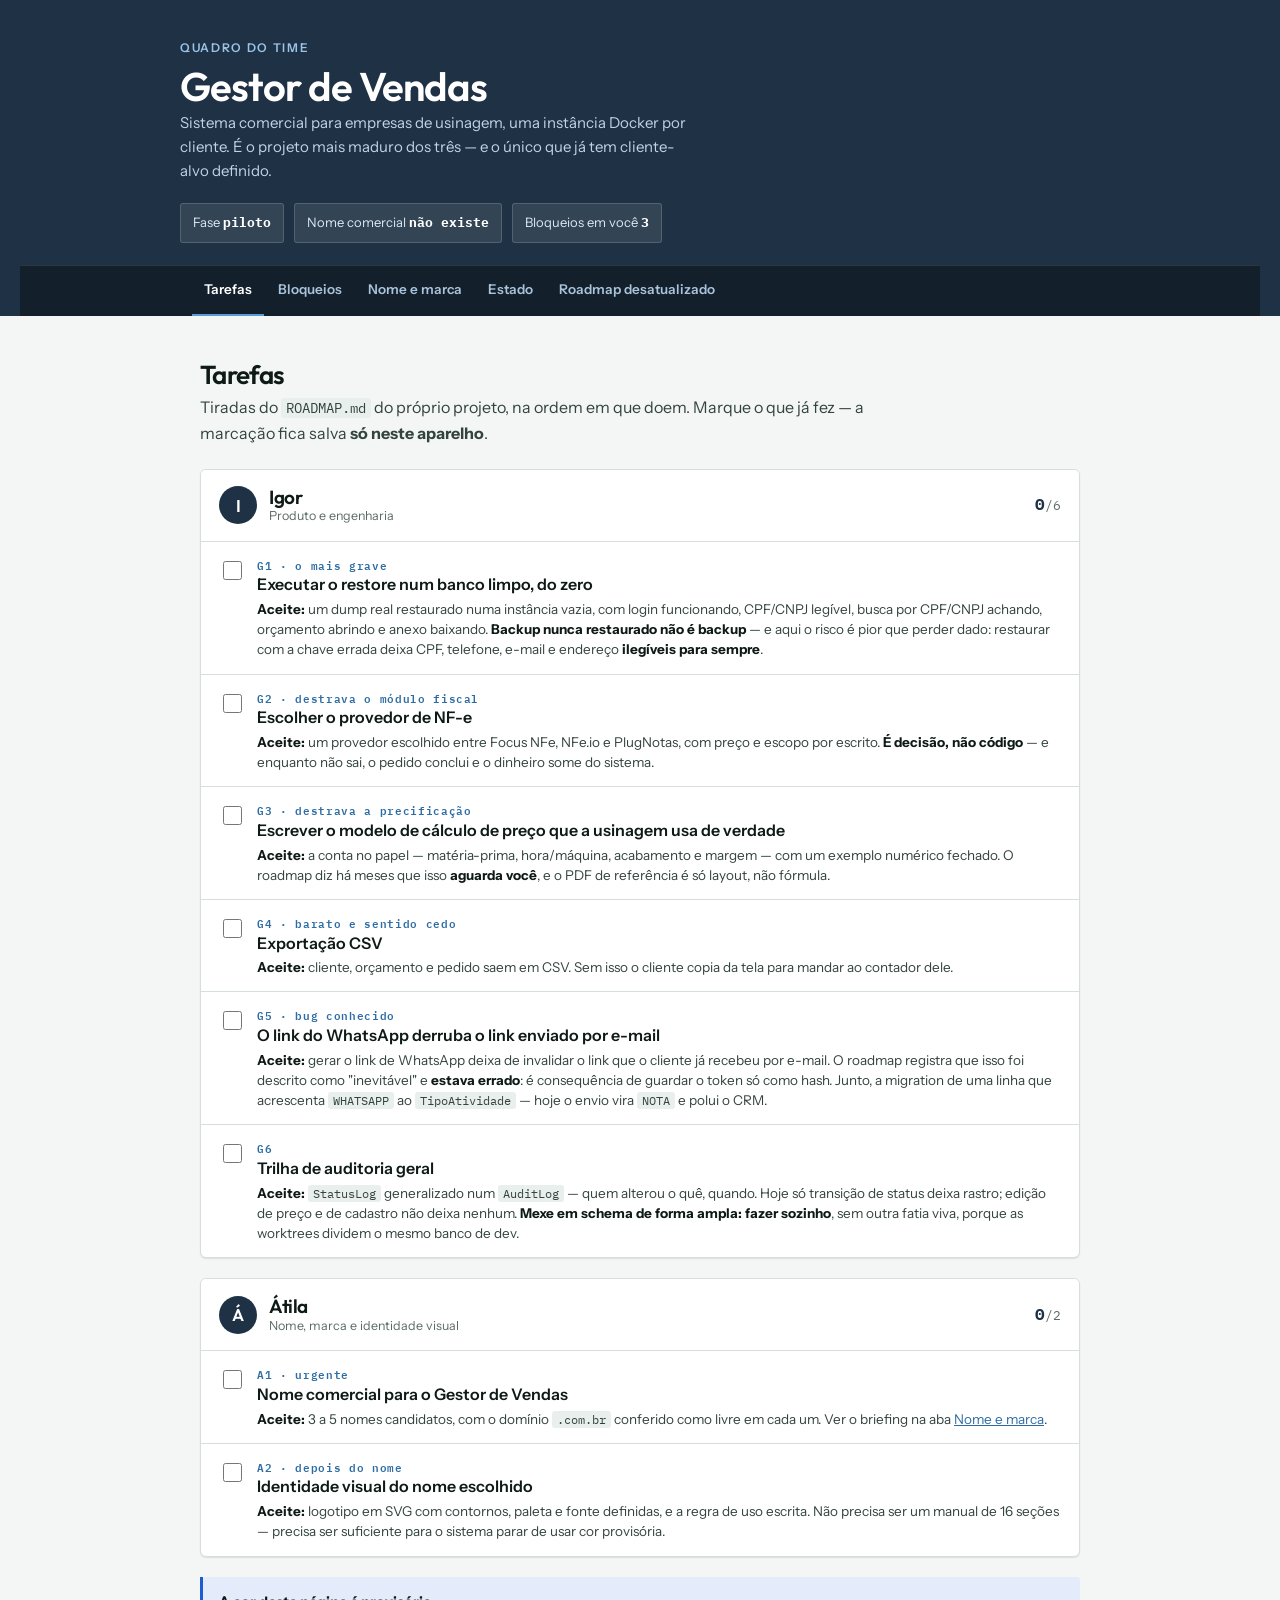
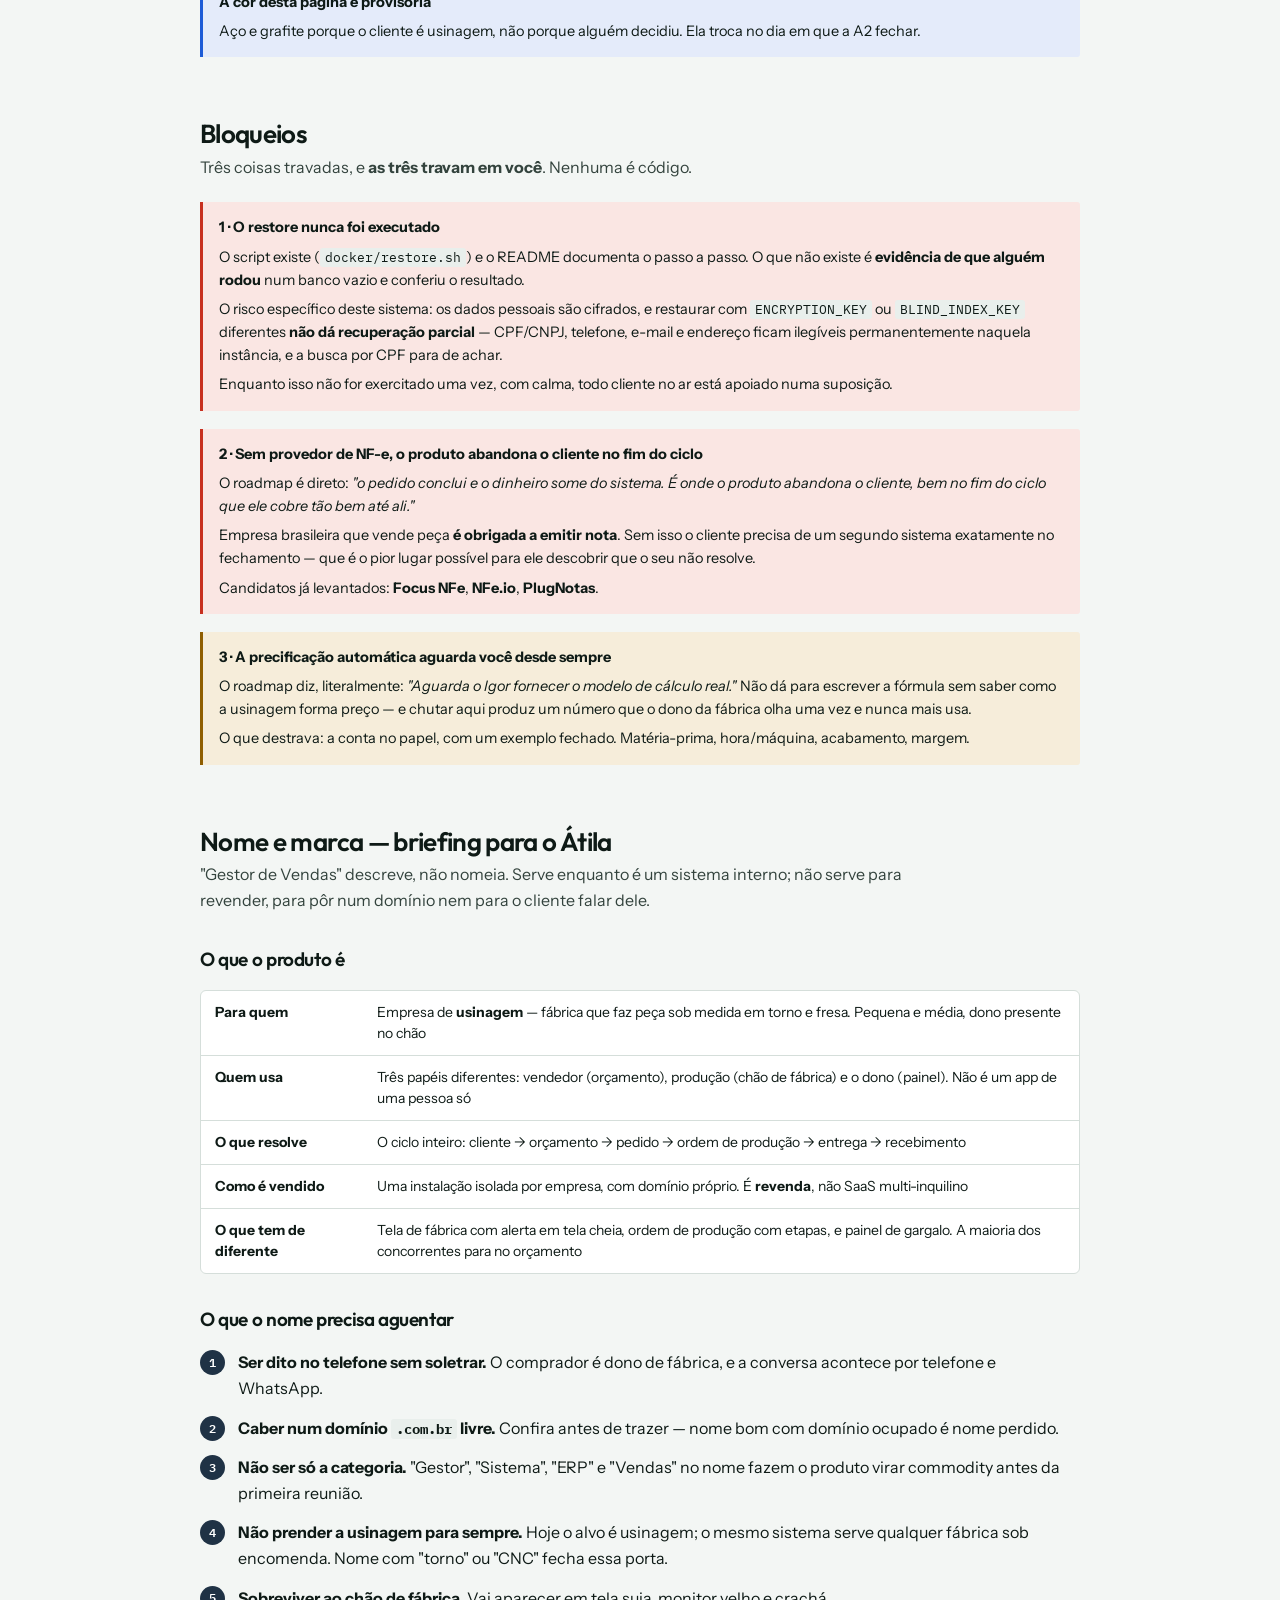
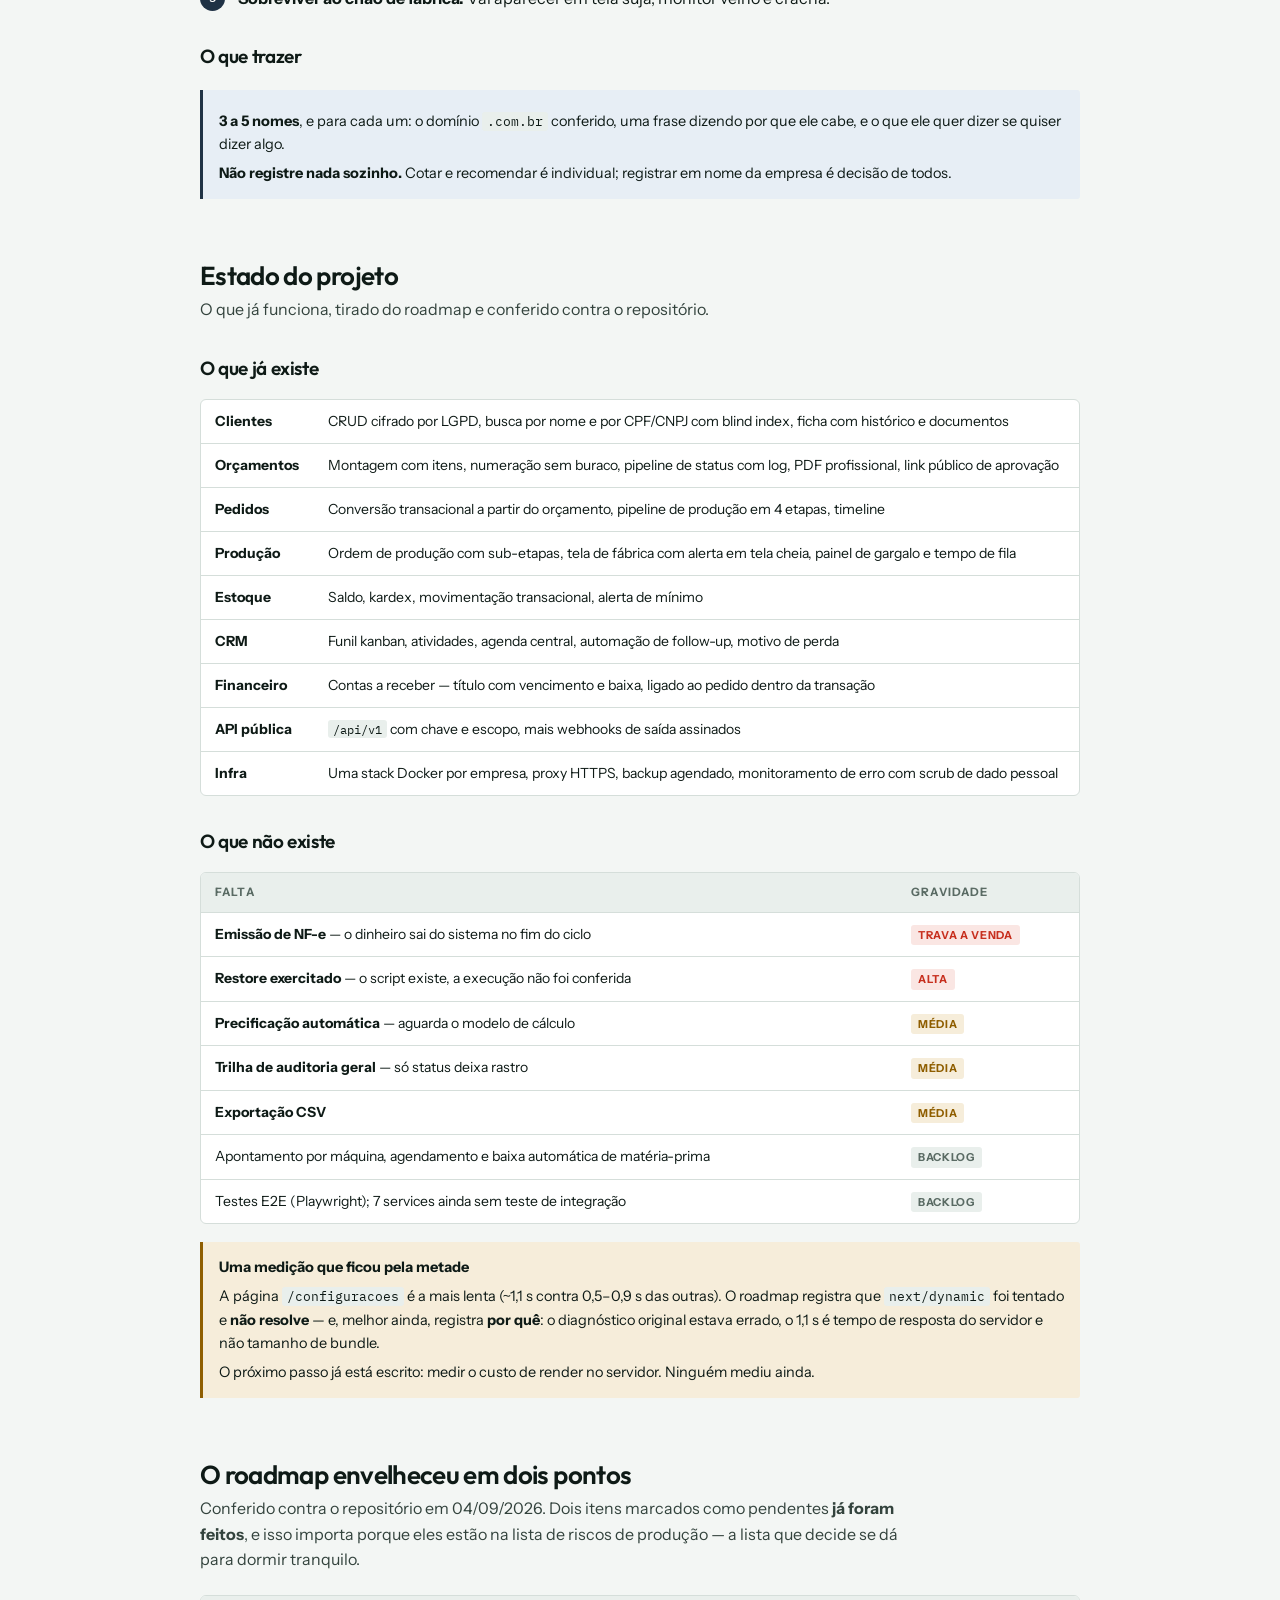
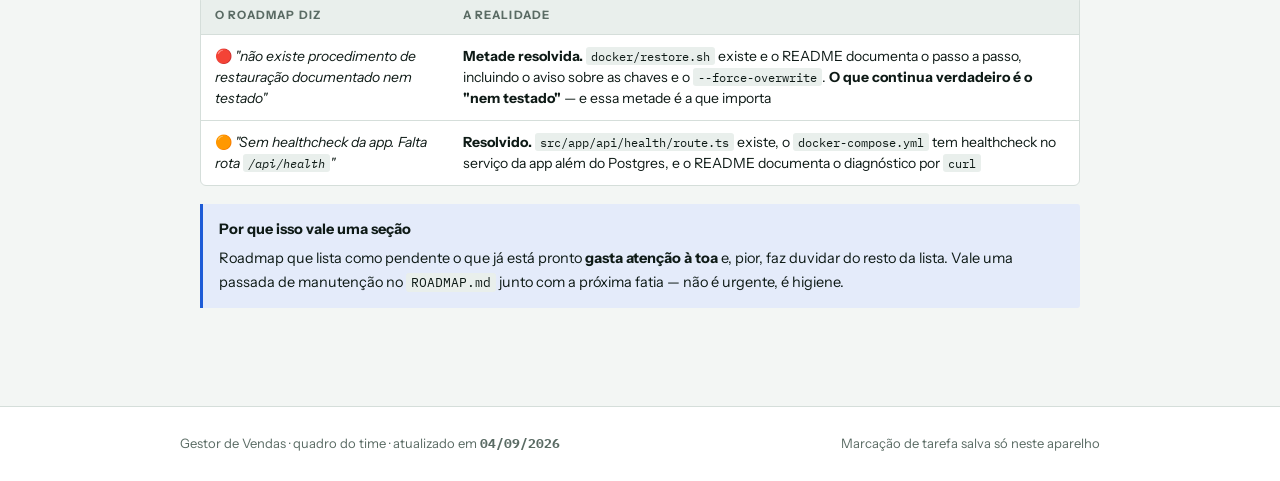
<file: gestor/index.html>
<!doctype html>
<html lang="pt-BR">
<head>
<meta charset="utf-8">
<meta name="viewport" content="width=device-width, initial-scale=1, viewport-fit=cover">
<title>Gestor de Vendas — Tarefas</title>
<meta name="description" content="Quadro de tarefas, bloqueios e estado do Gestor de Vendas.">
<meta name="theme-color" content="#1F3245">
<link rel="preconnect" href="https://fonts.googleapis.com">
<link rel="preconnect" href="https://fonts.gstatic.com" crossorigin>
<link rel="stylesheet" href="https://fonts.googleapis.com/css2?family=IBM+Plex+Mono:wght@400;500;600&family=Instrument+Sans:wght@400;600;700&family=Outfit:wght@500;600&display=swap">
<link rel="icon" href="../favicon.svg" type="image/svg+xml">
<link rel="stylesheet" href="../estilo.css">
<style>
  /* Provisório. Este sistema ainda não tem marca — é a tarefa A1 do Átila.
     Aço e grafite porque o cliente é usinagem, não porque alguém decidiu. */
  :root{
    --marca:#1F3245; --marca-900:#131F2B; --marca-mid:#2C4863;
    --acento:#5B9BD5; --acento-forte:#2E6DA4; --acento-claro:#9BC4E8; --lavado:#E7EEF5;
    --topo-fraco:#A9C3DA; --topo-medio:#BFD4E6; --topo-claro:#DCE9F4;
  }
  @media (prefers-color-scheme:dark){
    :root:not([data-theme="light"]){
      --paper:#0C1218; --surface:#121B24; --surface-2:#18232E;
      --ink:#E6EDF3; --ink-2:#B6C4D1; --ink-3:#8496A6;
      --rule:#22303D; --rule-2:#2E4050; --lavado:#16283A;
      --acento-forte:#9BC4E8;
    }
  }
</style>
</head>
<body>

<header>
  <div class="hwrap">
    <div class="htag">Quadro do time</div>
    <h1>Gestor de Vendas</h1>
    <p class="hsub">Sistema comercial para empresas de usinagem, uma instância Docker por
      cliente. É o projeto mais maduro dos três — e o único que já tem cliente-alvo definido.</p>
    <div class="prazo">
      <span class="chip">Fase <strong>piloto</strong></span>
      <span class="chip">Nome comercial <strong>não existe</strong></span>
      <span class="chip">Bloqueios em você <strong>3</strong></span>
    </div>
  </div>
  <nav>
    <div class="nwrap">
      <a href="#tarefas" class="on">Tarefas</a>
      <a href="#bloqueios">Bloqueios</a>
      <a href="#nome">Nome e marca</a>
      <a href="#estado">Estado</a>
      <a href="#roadmap">Roadmap desatualizado</a>
    </div>
  </nav>
</header>

<main>

<!-- ====================== TAREFAS ====================== -->
<section id="tarefas">
  <h2>Tarefas</h2>
  <p class="lead">Tiradas do <code>ROADMAP.md</code> do próprio projeto, na ordem em que doem.
    Marque o que já fez — a marcação fica salva <b>só neste aparelho</b>.</p>

  <div class="pessoa">
    <div class="pcab">
      <div class="av">I</div>
      <div>
        <div class="pnome">Igor</div>
        <div class="pfrente">Produto e engenharia</div>
      </div>
      <div class="pconta"><b data-conta="igor">0</b>/6</div>
    </div>
    <ul class="tarefas" data-dono="igor">
      <li data-id="G1">
        <span class="cx"><input type="checkbox"></span>
        <div class="tcorpo">
          <div class="tid">G1 · o mais grave</div>
          <div class="ttit">Executar o restore num banco limpo, do zero</div>
          <div class="taceite"><b>Aceite:</b> um dump real restaurado numa instância vazia, com
            login funcionando, CPF/CNPJ legível, busca por CPF/CNPJ achando, orçamento abrindo e
            anexo baixando. <b>Backup nunca restaurado não é backup</b> — e aqui o risco é pior
            que perder dado: restaurar com a chave errada deixa CPF, telefone, e-mail e endereço
            <b>ilegíveis para sempre</b>.</div>
        </div>
      </li>
      <li data-id="G2">
        <span class="cx"><input type="checkbox"></span>
        <div class="tcorpo">
          <div class="tid">G2 · destrava o módulo fiscal</div>
          <div class="ttit">Escolher o provedor de NF-e</div>
          <div class="taceite"><b>Aceite:</b> um provedor escolhido entre Focus NFe, NFe.io e
            PlugNotas, com preço e escopo por escrito. <b>É decisão, não código</b> — e enquanto
            não sai, o pedido conclui e o dinheiro some do sistema.</div>
        </div>
      </li>
      <li data-id="G3">
        <span class="cx"><input type="checkbox"></span>
        <div class="tcorpo">
          <div class="tid">G3 · destrava a precificação</div>
          <div class="ttit">Escrever o modelo de cálculo de preço que a usinagem usa de verdade</div>
          <div class="taceite"><b>Aceite:</b> a conta no papel — matéria-prima, hora/máquina,
            acabamento e margem — com um exemplo numérico fechado. O roadmap diz há meses que
            isso <b>aguarda você</b>, e o PDF de referência é só layout, não fórmula.</div>
        </div>
      </li>
      <li data-id="G4">
        <span class="cx"><input type="checkbox"></span>
        <div class="tcorpo">
          <div class="tid">G4 · barato e sentido cedo</div>
          <div class="ttit">Exportação CSV</div>
          <div class="taceite"><b>Aceite:</b> cliente, orçamento e pedido saem em CSV. Sem isso
            o cliente copia da tela para mandar ao contador dele.</div>
        </div>
      </li>
      <li data-id="G5">
        <span class="cx"><input type="checkbox"></span>
        <div class="tcorpo">
          <div class="tid">G5 · bug conhecido</div>
          <div class="ttit">O link do WhatsApp derruba o link enviado por e-mail</div>
          <div class="taceite"><b>Aceite:</b> gerar o link de WhatsApp deixa de invalidar o link
            que o cliente já recebeu por e-mail. O roadmap registra que isso foi descrito como
            "inevitável" e <b>estava errado</b>: é consequência de guardar o token só como hash.
            Junto, a migration de uma linha que acrescenta <code>WHATSAPP</code> ao
            <code>TipoAtividade</code> — hoje o envio vira <code>NOTA</code> e polui o CRM.</div>
        </div>
      </li>
      <li data-id="G6">
        <span class="cx"><input type="checkbox"></span>
        <div class="tcorpo">
          <div class="tid">G6</div>
          <div class="ttit">Trilha de auditoria geral</div>
          <div class="taceite"><b>Aceite:</b> <code>StatusLog</code> generalizado num
            <code>AuditLog</code> — quem alterou o quê, quando. Hoje só transição de status deixa
            rastro; edição de preço e de cadastro não deixa nenhum. <b>Mexe em schema de forma
            ampla: fazer sozinho</b>, sem outra fatia viva, porque as worktrees dividem o mesmo
            banco de dev.</div>
        </div>
      </li>
    </ul>
  </div>

  <div class="pessoa">
    <div class="pcab">
      <div class="av">Á</div>
      <div>
        <div class="pnome">Átila</div>
        <div class="pfrente">Nome, marca e identidade visual</div>
      </div>
      <div class="pconta"><b data-conta="atila">0</b>/2</div>
    </div>
    <ul class="tarefas" data-dono="atila">
      <li data-id="A1">
        <span class="cx"><input type="checkbox"></span>
        <div class="tcorpo">
          <div class="tid">A1 · urgente</div>
          <div class="ttit">Nome comercial para o Gestor de Vendas</div>
          <div class="taceite"><b>Aceite:</b> 3 a 5 nomes candidatos, com o domínio
            <code>.com.br</code> conferido como livre em cada um. Ver o briefing na aba
            <a href="#nome">Nome e marca</a>.</div>
        </div>
      </li>
      <li data-id="A2">
        <span class="cx"><input type="checkbox"></span>
        <div class="tcorpo">
          <div class="tid">A2 · depois do nome</div>
          <div class="ttit">Identidade visual do nome escolhido</div>
          <div class="taceite"><b>Aceite:</b> logotipo em SVG com contornos, paleta e fonte
            definidas, e a regra de uso escrita. Não precisa ser um manual de 16 seções — precisa
            ser suficiente para o sistema parar de usar cor provisória.</div>
        </div>
      </li>
    </ul>
  </div>

  <div class="aviso azul">
    <strong>A cor desta página é provisória</strong>
    <p>Aço e grafite porque o cliente é usinagem, não porque alguém decidiu. Ela troca no dia em
      que a A2 fechar.</p>
  </div>
</section>

<!-- ====================== BLOQUEIOS ====================== -->
<section id="bloqueios">
  <h2>Bloqueios</h2>
  <p class="lead">Três coisas travadas, e <b>as três travam em você</b>. Nenhuma é código.</p>

  <div class="aviso vermelho">
    <strong>1 · O restore nunca foi executado</strong>
    <p>O script existe (<code>docker/restore.sh</code>) e o README documenta o passo a passo.
      O que não existe é <b>evidência de que alguém rodou</b> num banco vazio e conferiu o
      resultado.</p>
    <p>O risco específico deste sistema: os dados pessoais são cifrados, e restaurar com
      <code>ENCRYPTION_KEY</code> ou <code>BLIND_INDEX_KEY</code> diferentes <b>não dá
      recuperação parcial</b> — CPF/CNPJ, telefone, e-mail e endereço ficam ilegíveis
      permanentemente naquela instância, e a busca por CPF para de achar.</p>
    <p>Enquanto isso não for exercitado uma vez, com calma, todo cliente no ar está apoiado numa
      suposição.</p>
  </div>

  <div class="aviso vermelho">
    <strong>2 · Sem provedor de NF-e, o produto abandona o cliente no fim do ciclo</strong>
    <p>O roadmap é direto: <i>"o pedido conclui e o dinheiro some do sistema. É onde o produto
      abandona o cliente, bem no fim do ciclo que ele cobre tão bem até ali."</i></p>
    <p>Empresa brasileira que vende peça <b>é obrigada a emitir nota</b>. Sem isso o cliente
      precisa de um segundo sistema exatamente no fechamento — que é o pior lugar possível para
      ele descobrir que o seu não resolve.</p>
    <p>Candidatos já levantados: <b>Focus NFe</b>, <b>NFe.io</b>, <b>PlugNotas</b>.</p>
  </div>

  <div class="aviso">
    <strong>3 · A precificação automática aguarda você desde sempre</strong>
    <p>O roadmap diz, literalmente: <i>"Aguarda o Igor fornecer o modelo de cálculo real."</i>
      Não dá para escrever a fórmula sem saber como a usinagem forma preço — e chutar aqui
      produz um número que o dono da fábrica olha uma vez e nunca mais usa.</p>
    <p>O que destrava: a conta no papel, com um exemplo fechado. Matéria-prima, hora/máquina,
      acabamento, margem.</p>
  </div>
</section>

<!-- ====================== NOME ====================== -->
<section id="nome">
  <h2>Nome e marca — briefing para o Átila</h2>
  <p class="lead">"Gestor de Vendas" descreve, não nomeia. Serve enquanto é um sistema
    interno; não serve para revender, para pôr num domínio nem para o cliente falar dele.</p>

  <h3>O que o produto é</h3>
  <div class="rolar">
    <table>
      <tbody>
        <tr><td><b>Para quem</b></td><td>Empresa de <b>usinagem</b> — fábrica que faz peça sob medida em torno e fresa. Pequena e média, dono presente no chão</td></tr>
        <tr><td><b>Quem usa</b></td><td>Três papéis diferentes: vendedor (orçamento), produção (chão de fábrica) e o dono (painel). Não é um app de uma pessoa só</td></tr>
        <tr><td><b>O que resolve</b></td><td>O ciclo inteiro: cliente → orçamento → pedido → ordem de produção → entrega → recebimento</td></tr>
        <tr><td><b>Como é vendido</b></td><td>Uma instalação isolada por empresa, com domínio próprio. É <b>revenda</b>, não SaaS multi-inquilino</td></tr>
        <tr><td><b>O que tem de diferente</b></td><td>Tela de fábrica com alerta em tela cheia, ordem de produção com etapas, e painel de gargalo. A maioria dos concorrentes para no orçamento</td></tr>
      </tbody>
    </table>
  </div>

  <h3>O que o nome precisa aguentar</h3>
  <ol class="passos">
    <li><b>Ser dito no telefone sem soletrar.</b> O comprador é dono de fábrica, e a conversa
      acontece por telefone e WhatsApp.</li>
    <li><b>Caber num domínio <code>.com.br</code> livre.</b> Confira antes de trazer — nome bom
      com domínio ocupado é nome perdido.</li>
    <li><b>Não ser só a categoria.</b> "Gestor", "Sistema", "ERP" e "Vendas" no nome fazem o
      produto virar commodity antes da primeira reunião.</li>
    <li><b>Não prender a usinagem para sempre.</b> Hoje o alvo é usinagem; o mesmo sistema serve
      qualquer fábrica sob encomenda. Nome com "torno" ou "CNC" fecha essa porta.</li>
    <li><b>Sobreviver ao chão de fábrica.</b> Vai aparecer em tela suja, monitor velho e crachá.</li>
  </ol>

  <h3>O que trazer</h3>
  <div class="aviso verde">
    <p><b>3 a 5 nomes</b>, e para cada um: o domínio <code>.com.br</code> conferido, uma frase
      dizendo por que ele cabe, e o que ele quer dizer se quiser dizer algo.</p>
    <p><b>Não registre nada sozinho.</b> Cotar e recomendar é individual; registrar em nome
      da empresa é decisão de todos.</p>
  </div>
</section>

<!-- ====================== ESTADO ====================== -->
<section id="estado">
  <h2>Estado do projeto</h2>
  <p class="lead">O que já funciona, tirado do roadmap e conferido contra o repositório.</p>

  <h3>O que já existe</h3>
  <div class="rolar">
    <table>
      <tbody>
        <tr><td><b>Clientes</b></td><td>CRUD cifrado por LGPD, busca por nome e por CPF/CNPJ com blind index, ficha com histórico e documentos</td></tr>
        <tr><td><b>Orçamentos</b></td><td>Montagem com itens, numeração sem buraco, pipeline de status com log, PDF profissional, link público de aprovação</td></tr>
        <tr><td><b>Pedidos</b></td><td>Conversão transacional a partir do orçamento, pipeline de produção em 4 etapas, timeline</td></tr>
        <tr><td><b>Produção</b></td><td>Ordem de produção com sub-etapas, tela de fábrica com alerta em tela cheia, painel de gargalo e tempo de fila</td></tr>
        <tr><td><b>Estoque</b></td><td>Saldo, kardex, movimentação transacional, alerta de mínimo</td></tr>
        <tr><td><b>CRM</b></td><td>Funil kanban, atividades, agenda central, automação de follow-up, motivo de perda</td></tr>
        <tr><td><b>Financeiro</b></td><td>Contas a receber — título com vencimento e baixa, ligado ao pedido dentro da transação</td></tr>
        <tr><td><b>API pública</b></td><td><code>/api/v1</code> com chave e escopo, mais webhooks de saída assinados</td></tr>
        <tr><td><b>Infra</b></td><td>Uma stack Docker por empresa, proxy HTTPS, backup agendado, monitoramento de erro com scrub de dado pessoal</td></tr>
      </tbody>
    </table>
  </div>

  <h3>O que não existe</h3>
  <div class="rolar">
    <table>
      <thead><tr><th>Falta</th><th>Gravidade</th></tr></thead>
      <tbody>
        <tr><td><b>Emissão de NF-e</b> — o dinheiro sai do sistema no fim do ciclo</td><td><span class="selo s-parado">trava a venda</span></td></tr>
        <tr><td><b>Restore exercitado</b> — o script existe, a execução não foi conferida</td><td><span class="selo s-parado">alta</span></td></tr>
        <tr><td><b>Precificação automática</b> — aguarda o modelo de cálculo</td><td><span class="selo s-risco">média</span></td></tr>
        <tr><td><b>Trilha de auditoria geral</b> — só status deixa rastro</td><td><span class="selo s-risco">média</span></td></tr>
        <tr><td><b>Exportação CSV</b></td><td><span class="selo s-risco">média</span></td></tr>
        <tr><td>Apontamento por máquina, agendamento e baixa automática de matéria-prima</td><td><span class="selo s-esp">backlog</span></td></tr>
        <tr><td>Testes E2E (Playwright); 7 services ainda sem teste de integração</td><td><span class="selo s-esp">backlog</span></td></tr>
      </tbody>
    </table>
  </div>

  <div class="aviso">
    <strong>Uma medição que ficou pela metade</strong>
    <p>A página <code>/configuracoes</code> é a mais lenta (~1,1 s contra 0,5–0,9 s das outras).
      O roadmap registra que <code>next/dynamic</code> foi tentado e <b>não resolve</b> — e,
      melhor ainda, registra <b>por quê</b>: o diagnóstico original estava errado, o 1,1 s é
      tempo de resposta do servidor e não tamanho de bundle.</p>
    <p>O próximo passo já está escrito: medir o custo de render no servidor. Ninguém mediu ainda.</p>
  </div>
</section>

<!-- ====================== ROADMAP ====================== -->
<section id="roadmap">
  <h2>O roadmap envelheceu em dois pontos</h2>
  <p class="lead">Conferido contra o repositório em 04/09/2026. Dois itens marcados como
    pendentes <b>já foram feitos</b>, e isso importa porque eles estão na lista de riscos de
    produção — a lista que decide se dá para dormir tranquilo.</p>

  <div class="rolar">
    <table>
      <thead><tr><th>O roadmap diz</th><th>A realidade</th></tr></thead>
      <tbody>
        <tr>
          <td>🔴 <i>"não existe procedimento de restauração documentado nem testado"</i></td>
          <td><b>Metade resolvida.</b> <code>docker/restore.sh</code> existe e o README documenta o passo a passo, incluindo o aviso sobre as chaves e o <code>--force-overwrite</code>. <b>O que continua verdadeiro é o "nem testado"</b> — e essa metade é a que importa</td>
        </tr>
        <tr>
          <td>🟠 <i>"Sem healthcheck da app. Falta rota <code>/api/health</code>"</i></td>
          <td><b>Resolvido.</b> <code>src/app/api/health/route.ts</code> existe, o <code>docker-compose.yml</code> tem healthcheck no serviço da app além do Postgres, e o README documenta o diagnóstico por <code>curl</code></td>
        </tr>
      </tbody>
    </table>
  </div>

  <div class="aviso azul">
    <strong>Por que isso vale uma seção</strong>
    <p>Roadmap que lista como pendente o que já está pronto <b>gasta atenção à toa</b> e, pior,
      faz duvidar do resto da lista. Vale uma passada de manutenção no <code>ROADMAP.md</code>
      junto com a próxima fatia — não é urgente, é higiene.</p>
  </div>
</section>

</main>

<footer>
  <div class="fwrap">
    <div>Gestor de Vendas · quadro do time · atualizado em <b class="num">04/09/2026</b></div>
    <div>Marcação de tarefa salva só neste aparelho</div>
  </div>
</footer>

<script src="../quadro.js"></script>
</body>
</html>
</file>
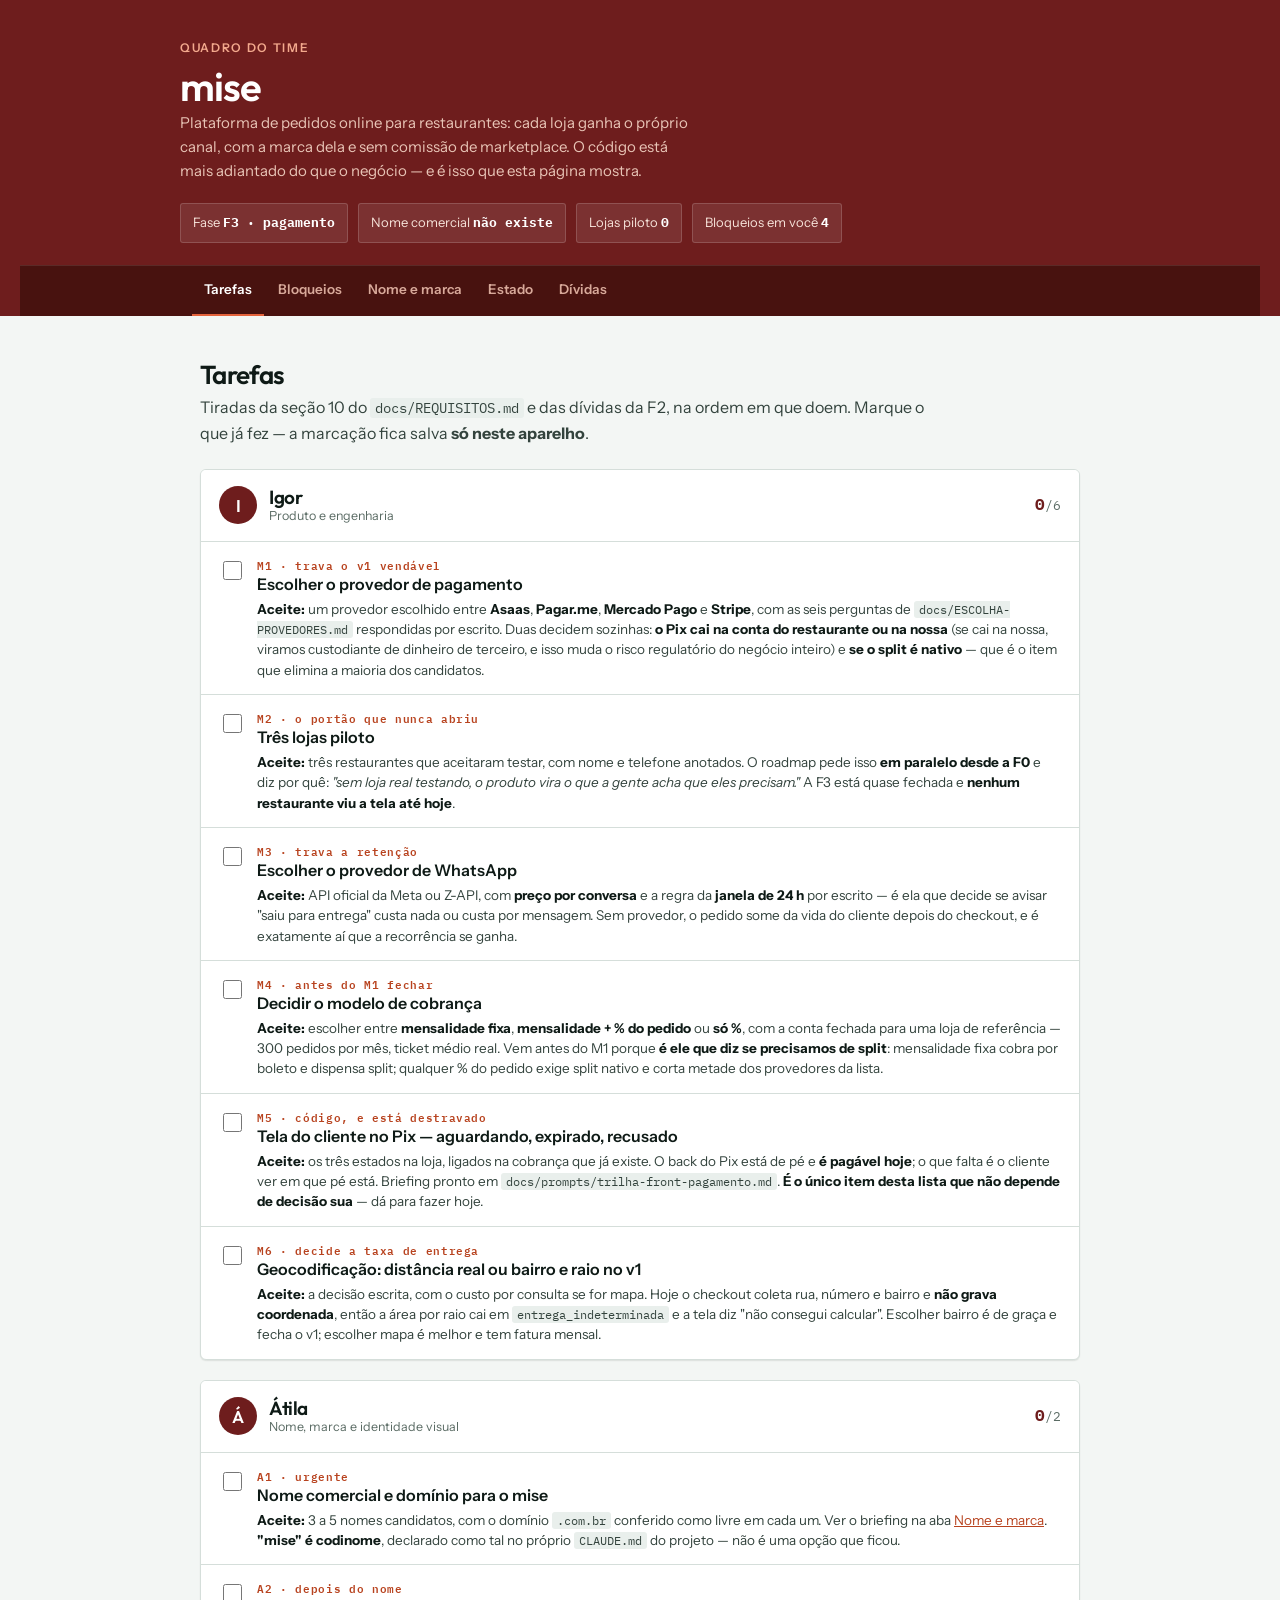
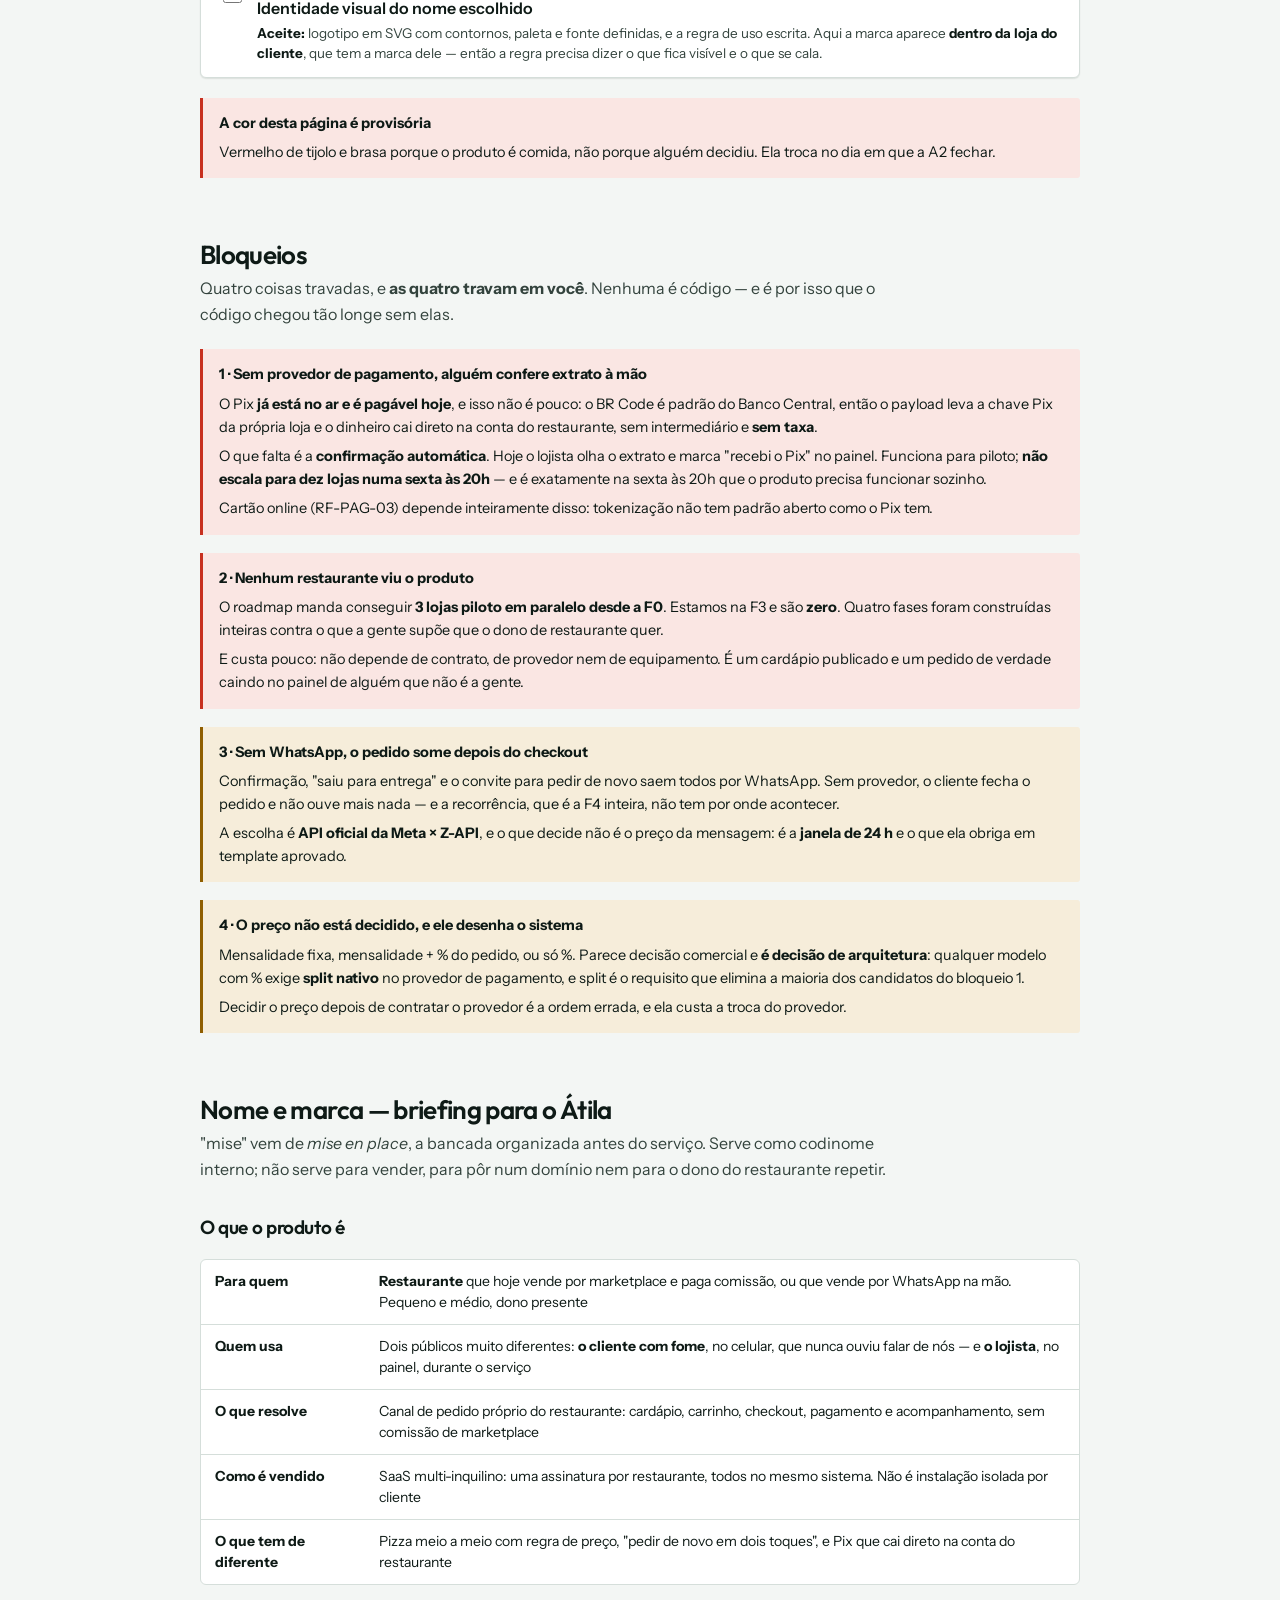
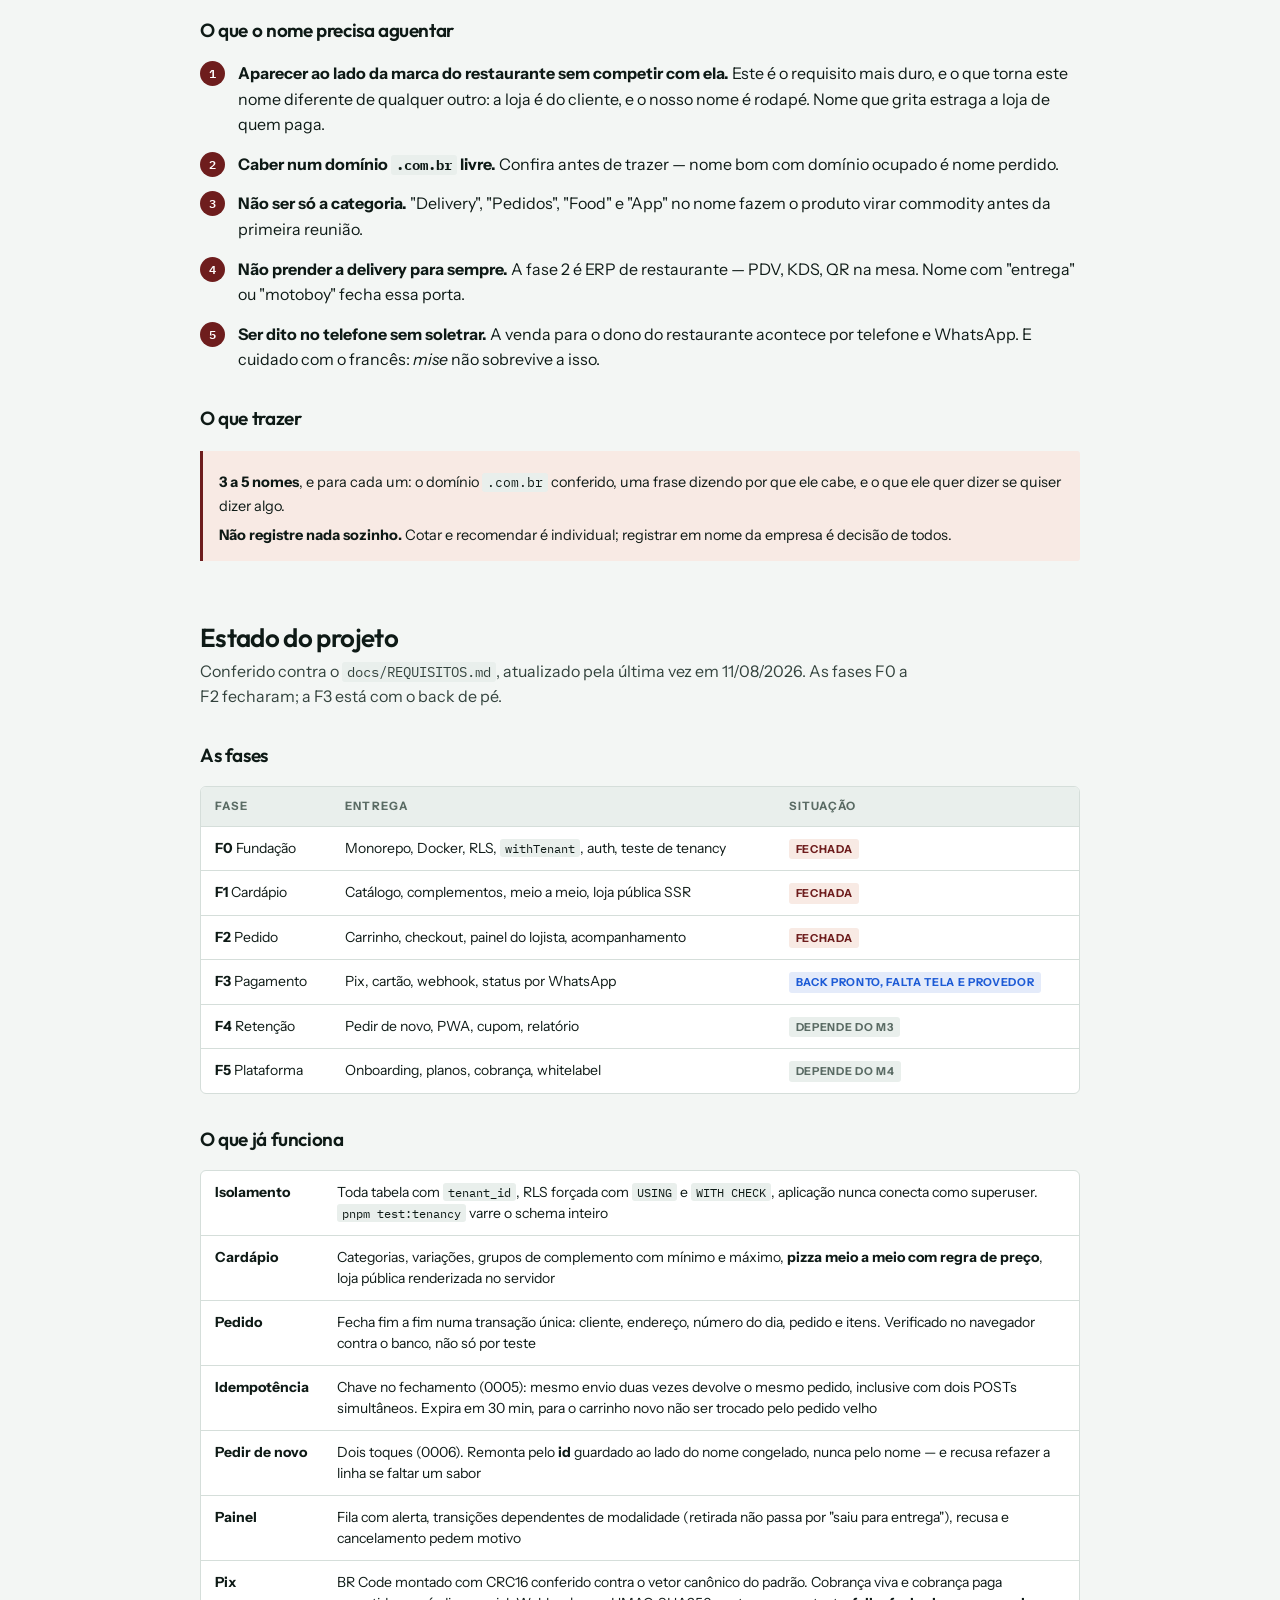
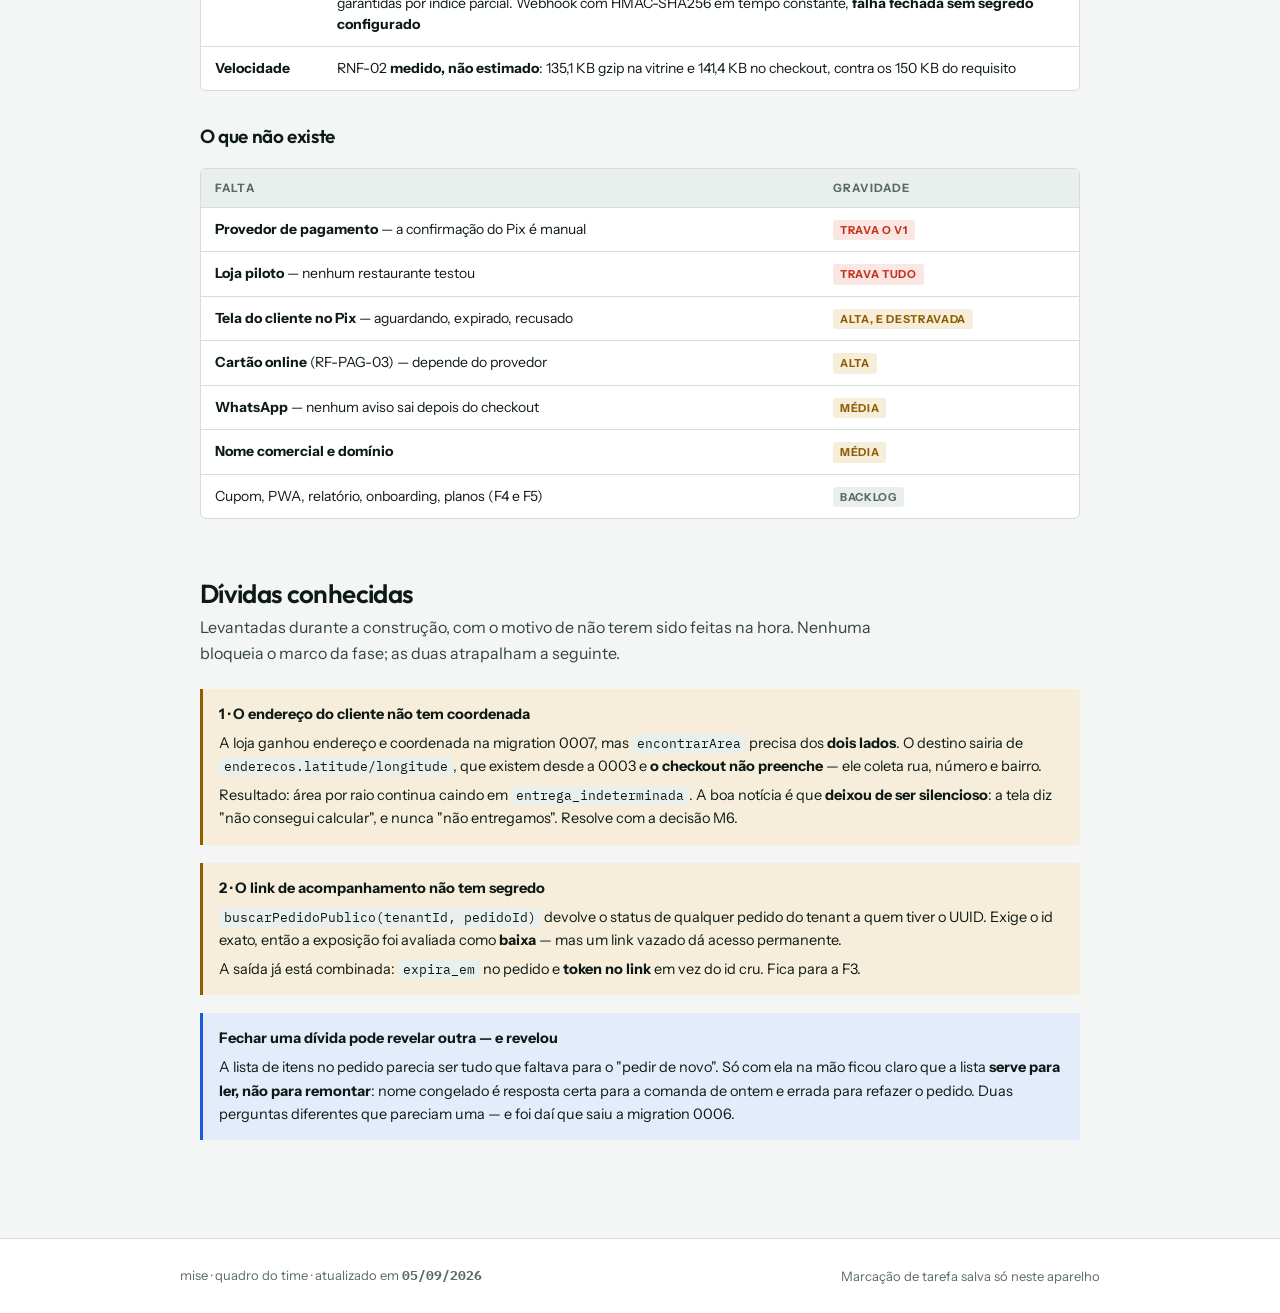
<file: mise/index.html>
<!doctype html>
<html lang="pt-BR">
<head>
<meta charset="utf-8">
<meta name="viewport" content="width=device-width, initial-scale=1, viewport-fit=cover">
<title>mise — Tarefas</title>
<meta name="description" content="Quadro de tarefas, bloqueios e estado do mise, a plataforma de pedidos online para restaurantes.">
<meta name="theme-color" content="#6E1D1D">
<link rel="preconnect" href="https://fonts.googleapis.com">
<link rel="preconnect" href="https://fonts.gstatic.com" crossorigin>
<link rel="stylesheet" href="https://fonts.googleapis.com/css2?family=IBM+Plex+Mono:wght@400;500;600&family=Instrument+Sans:wght@400;600;700&family=Outfit:wght@500;600&display=swap">
<link rel="icon" href="../favicon.svg" type="image/svg+xml">
<link rel="stylesheet" href="../estilo.css">
<style>
  /* Provisório. Este sistema ainda não tem marca — é a tarefa A1 do Átila.
     Vermelho de tijolo e brasa porque o produto é comida e a decisão de compra
     é de apetite, não porque alguém escolheu. Troca quando a A2 fechar. */
  :root{
    --marca:#6E1D1D; --marca-900:#48120F; --marca-mid:#8E2C24;
    --acento:#E4633C; --acento-forte:#B8431F; --acento-claro:#F3A98D; --lavado:#F8EAE4;
    --topo-fraco:#D8A99A; --topo-medio:#E8C4B6; --topo-claro:#F6E2D9;
  }
  @media (prefers-color-scheme:dark){
    :root:not([data-theme="light"]){
      --paper:#140D0B; --surface:#1D1310; --surface-2:#261915;
      --ink:#F2E7E2; --ink-2:#D0BCB4; --ink-3:#A78D84;
      --rule:#33221D; --rule-2:#452F28; --lavado:#33201A;
      --acento-forte:#F3A98D;
    }
  }
</style>
</head>
<body>

<header>
  <div class="hwrap">
    <div class="htag">Quadro do time</div>
    <h1>mise</h1>
    <p class="hsub">Plataforma de pedidos online para restaurantes: cada loja ganha o próprio
      canal, com a marca dela e sem comissão de marketplace. O código está mais adiantado do
      que o negócio — e é isso que esta página mostra.</p>
    <div class="prazo">
      <span class="chip">Fase <strong>F3 · pagamento</strong></span>
      <span class="chip">Nome comercial <strong>não existe</strong></span>
      <span class="chip">Lojas piloto <strong>0</strong></span>
      <span class="chip">Bloqueios em você <strong>4</strong></span>
    </div>
  </div>
  <nav>
    <div class="nwrap">
      <a href="#tarefas" class="on">Tarefas</a>
      <a href="#bloqueios">Bloqueios</a>
      <a href="#nome">Nome e marca</a>
      <a href="#estado">Estado</a>
      <a href="#dividas">Dívidas</a>
    </div>
  </nav>
</header>

<main>

<!-- ====================== TAREFAS ====================== -->
<section id="tarefas">
  <h2>Tarefas</h2>
  <p class="lead">Tiradas da seção 10 do <code>docs/REQUISITOS.md</code> e das dívidas da F2,
    na ordem em que doem. Marque o que já fez — a marcação fica salva
    <b>só neste aparelho</b>.</p>

  <div class="pessoa">
    <div class="pcab">
      <div class="av">I</div>
      <div>
        <div class="pnome">Igor</div>
        <div class="pfrente">Produto e engenharia</div>
      </div>
      <div class="pconta"><b data-conta="igor">0</b>/6</div>
    </div>
    <ul class="tarefas" data-dono="igor">
      <li data-id="M1">
        <span class="cx"><input type="checkbox"></span>
        <div class="tcorpo">
          <div class="tid">M1 · trava o v1 vendável</div>
          <div class="ttit">Escolher o provedor de pagamento</div>
          <div class="taceite"><b>Aceite:</b> um provedor escolhido entre <b>Asaas</b>,
            <b>Pagar.me</b>, <b>Mercado Pago</b> e <b>Stripe</b>, com as seis perguntas de
            <code>docs/ESCOLHA-PROVEDORES.md</code> respondidas por escrito. Duas decidem
            sozinhas: <b>o Pix cai na conta do restaurante ou na nossa</b> (se cai na nossa,
            viramos custodiante de dinheiro de terceiro, e isso muda o risco regulatório do
            negócio inteiro) e <b>se o split é nativo</b> — que é o item que elimina a maioria
            dos candidatos.</div>
        </div>
      </li>
      <li data-id="M2">
        <span class="cx"><input type="checkbox"></span>
        <div class="tcorpo">
          <div class="tid">M2 · o portão que nunca abriu</div>
          <div class="ttit">Três lojas piloto</div>
          <div class="taceite"><b>Aceite:</b> três restaurantes que aceitaram testar, com nome
            e telefone anotados. O roadmap pede isso <b>em paralelo desde a F0</b> e diz por quê:
            <i>"sem loja real testando, o produto vira o que a gente acha que eles precisam."</i>
            A F3 está quase fechada e <b>nenhum restaurante viu a tela até hoje</b>.</div>
        </div>
      </li>
      <li data-id="M3">
        <span class="cx"><input type="checkbox"></span>
        <div class="tcorpo">
          <div class="tid">M3 · trava a retenção</div>
          <div class="ttit">Escolher o provedor de WhatsApp</div>
          <div class="taceite"><b>Aceite:</b> API oficial da Meta ou Z-API, com <b>preço por
            conversa</b> e a regra da <b>janela de 24 h</b> por escrito — é ela que decide se
            avisar "saiu para entrega" custa nada ou custa por mensagem. Sem provedor, o pedido
            some da vida do cliente depois do checkout, e é exatamente aí que a recorrência
            se ganha.</div>
        </div>
      </li>
      <li data-id="M4">
        <span class="cx"><input type="checkbox"></span>
        <div class="tcorpo">
          <div class="tid">M4 · antes do M1 fechar</div>
          <div class="ttit">Decidir o modelo de cobrança</div>
          <div class="taceite"><b>Aceite:</b> escolher entre <b>mensalidade fixa</b>,
            <b>mensalidade + % do pedido</b> ou <b>só %</b>, com a conta fechada para uma loja
            de referência — 300 pedidos por mês, ticket médio real. Vem antes do M1 porque
            <b>é ele que diz se precisamos de split</b>: mensalidade fixa cobra por boleto e
            dispensa split; qualquer % do pedido exige split nativo e corta metade dos
            provedores da lista.</div>
        </div>
      </li>
      <li data-id="M5">
        <span class="cx"><input type="checkbox"></span>
        <div class="tcorpo">
          <div class="tid">M5 · código, e está destravado</div>
          <div class="ttit">Tela do cliente no Pix — aguardando, expirado, recusado</div>
          <div class="taceite"><b>Aceite:</b> os três estados na loja, ligados na cobrança que
            já existe. O back do Pix está de pé e <b>é pagável hoje</b>; o que falta é o
            cliente ver em que pé está. Briefing pronto em
            <code>docs/prompts/trilha-front-pagamento.md</code>. <b>É o único item desta lista
            que não depende de decisão sua</b> — dá para fazer hoje.</div>
        </div>
      </li>
      <li data-id="M6">
        <span class="cx"><input type="checkbox"></span>
        <div class="tcorpo">
          <div class="tid">M6 · decide a taxa de entrega</div>
          <div class="ttit">Geocodificação: distância real ou bairro e raio no v1</div>
          <div class="taceite"><b>Aceite:</b> a decisão escrita, com o custo por consulta se
            for mapa. Hoje o checkout coleta rua, número e bairro e <b>não grava coordenada</b>,
            então a área por raio cai em <code>entrega_indeterminada</code> e a tela diz "não
            consegui calcular". Escolher bairro é de graça e fecha o v1; escolher mapa é melhor
            e tem fatura mensal.</div>
        </div>
      </li>
    </ul>
  </div>

  <div class="pessoa">
    <div class="pcab">
      <div class="av">Á</div>
      <div>
        <div class="pnome">Átila</div>
        <div class="pfrente">Nome, marca e identidade visual</div>
      </div>
      <div class="pconta"><b data-conta="atila">0</b>/2</div>
    </div>
    <ul class="tarefas" data-dono="atila">
      <li data-id="A1">
        <span class="cx"><input type="checkbox"></span>
        <div class="tcorpo">
          <div class="tid">A1 · urgente</div>
          <div class="ttit">Nome comercial e domínio para o mise</div>
          <div class="taceite"><b>Aceite:</b> 3 a 5 nomes candidatos, com o domínio
            <code>.com.br</code> conferido como livre em cada um. Ver o briefing na aba
            <a href="#nome">Nome e marca</a>. <b>"mise" é codinome</b>, declarado como tal no
            próprio <code>CLAUDE.md</code> do projeto — não é uma opção que ficou.</div>
        </div>
      </li>
      <li data-id="A2">
        <span class="cx"><input type="checkbox"></span>
        <div class="tcorpo">
          <div class="tid">A2 · depois do nome</div>
          <div class="ttit">Identidade visual do nome escolhido</div>
          <div class="taceite"><b>Aceite:</b> logotipo em SVG com contornos, paleta e fonte
            definidas, e a regra de uso escrita. Aqui a marca aparece <b>dentro da loja do
            cliente</b>, que tem a marca dele — então a regra precisa dizer o que fica visível
            e o que se cala.</div>
        </div>
      </li>
    </ul>
  </div>

  <div class="aviso vermelho">
    <strong>A cor desta página é provisória</strong>
    <p>Vermelho de tijolo e brasa porque o produto é comida, não porque alguém decidiu. Ela
      troca no dia em que a A2 fechar.</p>
  </div>
</section>

<!-- ====================== BLOQUEIOS ====================== -->
<section id="bloqueios">
  <h2>Bloqueios</h2>
  <p class="lead">Quatro coisas travadas, e <b>as quatro travam em você</b>. Nenhuma é código —
    e é por isso que o código chegou tão longe sem elas.</p>

  <div class="aviso vermelho">
    <strong>1 · Sem provedor de pagamento, alguém confere extrato à mão</strong>
    <p>O Pix <b>já está no ar e é pagável hoje</b>, e isso não é pouco: o BR Code é padrão do
      Banco Central, então o payload leva a chave Pix da própria loja e o dinheiro cai direto
      na conta do restaurante, sem intermediário e <b>sem taxa</b>.</p>
    <p>O que falta é a <b>confirmação automática</b>. Hoje o lojista olha o extrato e marca
      "recebi o Pix" no painel. Funciona para piloto; <b>não escala para dez lojas numa sexta
      às 20h</b> — e é exatamente na sexta às 20h que o produto precisa funcionar sozinho.</p>
    <p>Cartão online (RF-PAG-03) depende inteiramente disso: tokenização não tem padrão aberto
      como o Pix tem.</p>
  </div>

  <div class="aviso vermelho">
    <strong>2 · Nenhum restaurante viu o produto</strong>
    <p>O roadmap manda conseguir <b>3 lojas piloto em paralelo desde a F0</b>. Estamos na F3 e
      são <b>zero</b>. Quatro fases foram construídas inteiras contra o que a gente supõe que o
      dono de restaurante quer.</p>
    <p>E custa pouco: não depende de contrato, de provedor nem de equipamento. É um cardápio
      publicado e um pedido de verdade caindo no painel de alguém que não é a gente.</p>
  </div>

  <div class="aviso">
    <strong>3 · Sem WhatsApp, o pedido some depois do checkout</strong>
    <p>Confirmação, "saiu para entrega" e o convite para pedir de novo saem todos por WhatsApp.
      Sem provedor, o cliente fecha o pedido e não ouve mais nada — e a recorrência, que é a
      F4 inteira, não tem por onde acontecer.</p>
    <p>A escolha é <b>API oficial da Meta × Z-API</b>, e o que decide não é o preço da mensagem:
      é a <b>janela de 24 h</b> e o que ela obriga em template aprovado.</p>
  </div>

  <div class="aviso">
    <strong>4 · O preço não está decidido, e ele desenha o sistema</strong>
    <p>Mensalidade fixa, mensalidade + % do pedido, ou só %. Parece decisão comercial e
      <b>é decisão de arquitetura</b>: qualquer modelo com % exige <b>split nativo</b> no
      provedor de pagamento, e split é o requisito que elimina a maioria dos candidatos do
      bloqueio 1.</p>
    <p>Decidir o preço depois de contratar o provedor é a ordem errada, e ela custa a troca
      do provedor.</p>
  </div>
</section>

<!-- ====================== NOME ====================== -->
<section id="nome">
  <h2>Nome e marca — briefing para o Átila</h2>
  <p class="lead">"mise" vem de <i>mise en place</i>, a bancada organizada antes do serviço.
    Serve como codinome interno; não serve para vender, para pôr num domínio nem para o dono
    do restaurante repetir.</p>

  <h3>O que o produto é</h3>
  <div class="rolar">
    <table>
      <tbody>
        <tr><td><b>Para quem</b></td><td><b>Restaurante</b> que hoje vende por marketplace e paga comissão, ou que vende por WhatsApp na mão. Pequeno e médio, dono presente</td></tr>
        <tr><td><b>Quem usa</b></td><td>Dois públicos muito diferentes: <b>o cliente com fome</b>, no celular, que nunca ouviu falar de nós — e <b>o lojista</b>, no painel, durante o serviço</td></tr>
        <tr><td><b>O que resolve</b></td><td>Canal de pedido próprio do restaurante: cardápio, carrinho, checkout, pagamento e acompanhamento, sem comissão de marketplace</td></tr>
        <tr><td><b>Como é vendido</b></td><td>SaaS multi-inquilino: uma assinatura por restaurante, todos no mesmo sistema. Não é instalação isolada por cliente</td></tr>
        <tr><td><b>O que tem de diferente</b></td><td>Pizza meio a meio com regra de preço, "pedir de novo em dois toques", e Pix que cai direto na conta do restaurante</td></tr>
      </tbody>
    </table>
  </div>

  <h3>O que o nome precisa aguentar</h3>
  <ol class="passos">
    <li><b>Aparecer ao lado da marca do restaurante sem competir com ela.</b> Este é o
      requisito mais duro, e o que torna este nome diferente de qualquer outro: a loja é do
      cliente, e o nosso nome é rodapé. Nome que grita estraga a loja de quem paga.</li>
    <li><b>Caber num domínio <code>.com.br</code> livre.</b> Confira antes de trazer — nome bom
      com domínio ocupado é nome perdido.</li>
    <li><b>Não ser só a categoria.</b> "Delivery", "Pedidos", "Food" e "App" no nome fazem o
      produto virar commodity antes da primeira reunião.</li>
    <li><b>Não prender a delivery para sempre.</b> A fase 2 é ERP de restaurante — PDV, KDS,
      QR na mesa. Nome com "entrega" ou "motoboy" fecha essa porta.</li>
    <li><b>Ser dito no telefone sem soletrar.</b> A venda para o dono do restaurante acontece
      por telefone e WhatsApp. E cuidado com o francês: <i>mise</i> não sobrevive a isso.</li>
  </ol>

  <h3>O que trazer</h3>
  <div class="aviso verde">
    <p><b>3 a 5 nomes</b>, e para cada um: o domínio <code>.com.br</code> conferido, uma frase
      dizendo por que ele cabe, e o que ele quer dizer se quiser dizer algo.</p>
    <p><b>Não registre nada sozinho.</b> Cotar e recomendar é individual; registrar em nome
      da empresa é decisão de todos.</p>
  </div>
</section>

<!-- ====================== ESTADO ====================== -->
<section id="estado">
  <h2>Estado do projeto</h2>
  <p class="lead">Conferido contra o <code>docs/REQUISITOS.md</code>, atualizado pela última vez
    em 11/08/2026. As fases F0 a F2 fecharam; a F3 está com o back de pé.</p>

  <h3>As fases</h3>
  <div class="rolar">
    <table>
      <thead><tr><th>Fase</th><th>Entrega</th><th>Situação</th></tr></thead>
      <tbody>
        <tr><td><b>F0</b> Fundação</td><td>Monorepo, Docker, RLS, <code>withTenant</code>, auth, teste de tenancy</td><td><span class="selo s-ok">fechada</span></td></tr>
        <tr><td><b>F1</b> Cardápio</td><td>Catálogo, complementos, meio a meio, loja pública SSR</td><td><span class="selo s-ok">fechada</span></td></tr>
        <tr><td><b>F2</b> Pedido</td><td>Carrinho, checkout, painel do lojista, acompanhamento</td><td><span class="selo s-ok">fechada</span></td></tr>
        <tr><td><b>F3</b> Pagamento</td><td>Pix, cartão, webhook, status por WhatsApp</td><td><span class="selo s-and">back pronto, falta tela e provedor</span></td></tr>
        <tr><td><b>F4</b> Retenção</td><td>Pedir de novo, PWA, cupom, relatório</td><td><span class="selo s-esp">depende do M3</span></td></tr>
        <tr><td><b>F5</b> Plataforma</td><td>Onboarding, planos, cobrança, whitelabel</td><td><span class="selo s-esp">depende do M4</span></td></tr>
      </tbody>
    </table>
  </div>

  <h3>O que já funciona</h3>
  <div class="rolar">
    <table>
      <tbody>
        <tr><td><b>Isolamento</b></td><td>Toda tabela com <code>tenant_id</code>, RLS forçada com <code>USING</code> e <code>WITH CHECK</code>, aplicação nunca conecta como superuser. <code>pnpm test:tenancy</code> varre o schema inteiro</td></tr>
        <tr><td><b>Cardápio</b></td><td>Categorias, variações, grupos de complemento com mínimo e máximo, <b>pizza meio a meio com regra de preço</b>, loja pública renderizada no servidor</td></tr>
        <tr><td><b>Pedido</b></td><td>Fecha fim a fim numa transação única: cliente, endereço, número do dia, pedido e itens. Verificado no navegador contra o banco, não só por teste</td></tr>
        <tr><td><b>Idempotência</b></td><td>Chave no fechamento (0005): mesmo envio duas vezes devolve o mesmo pedido, inclusive com dois POSTs simultâneos. Expira em 30 min, para o carrinho novo não ser trocado pelo pedido velho</td></tr>
        <tr><td><b>Pedir de novo</b></td><td>Dois toques (0006). Remonta pelo <b>id</b> guardado ao lado do nome congelado, nunca pelo nome — e recusa refazer a linha se faltar um sabor</td></tr>
        <tr><td><b>Painel</b></td><td>Fila com alerta, transições dependentes de modalidade (retirada não passa por "saiu para entrega"), recusa e cancelamento pedem motivo</td></tr>
        <tr><td><b>Pix</b></td><td>BR Code montado com CRC16 conferido contra o vetor canônico do padrão. Cobrança viva e cobrança paga garantidas por índice parcial. Webhook com HMAC-SHA256 em tempo constante, <b>falha fechada sem segredo configurado</b></td></tr>
        <tr><td><b>Velocidade</b></td><td>RNF-02 <b>medido, não estimado</b>: 135,1 KB gzip na vitrine e 141,4 KB no checkout, contra os 150 KB do requisito</td></tr>
      </tbody>
    </table>
  </div>

  <h3>O que não existe</h3>
  <div class="rolar">
    <table>
      <thead><tr><th>Falta</th><th>Gravidade</th></tr></thead>
      <tbody>
        <tr><td><b>Provedor de pagamento</b> — a confirmação do Pix é manual</td><td><span class="selo s-parado">trava o v1</span></td></tr>
        <tr><td><b>Loja piloto</b> — nenhum restaurante testou</td><td><span class="selo s-parado">trava tudo</span></td></tr>
        <tr><td><b>Tela do cliente no Pix</b> — aguardando, expirado, recusado</td><td><span class="selo s-risco">alta, e destravada</span></td></tr>
        <tr><td><b>Cartão online</b> (RF-PAG-03) — depende do provedor</td><td><span class="selo s-risco">alta</span></td></tr>
        <tr><td><b>WhatsApp</b> — nenhum aviso sai depois do checkout</td><td><span class="selo s-risco">média</span></td></tr>
        <tr><td><b>Nome comercial e domínio</b></td><td><span class="selo s-risco">média</span></td></tr>
        <tr><td>Cupom, PWA, relatório, onboarding, planos (F4 e F5)</td><td><span class="selo s-esp">backlog</span></td></tr>
      </tbody>
    </table>
  </div>
</section>

<!-- ====================== DÍVIDAS ====================== -->
<section id="dividas">
  <h2>Dívidas conhecidas</h2>
  <p class="lead">Levantadas durante a construção, com o motivo de não terem sido feitas na hora.
    Nenhuma bloqueia o marco da fase; as duas atrapalham a seguinte.</p>

  <div class="aviso">
    <strong>1 · O endereço do cliente não tem coordenada</strong>
    <p>A loja ganhou endereço e coordenada na migration 0007, mas <code>encontrarArea</code>
      precisa dos <b>dois lados</b>. O destino sairia de
      <code>enderecos.latitude/longitude</code>, que existem desde a 0003 e <b>o checkout não
      preenche</b> — ele coleta rua, número e bairro.</p>
    <p>Resultado: área por raio continua caindo em <code>entrega_indeterminada</code>. A boa
      notícia é que <b>deixou de ser silencioso</b>: a tela diz "não consegui calcular", e
      nunca "não entregamos". Resolve com a decisão M6.</p>
  </div>

  <div class="aviso">
    <strong>2 · O link de acompanhamento não tem segredo</strong>
    <p><code>buscarPedidoPublico(tenantId, pedidoId)</code> devolve o status de qualquer pedido
      do tenant a quem tiver o UUID. Exige o id exato, então a exposição foi avaliada como
      <b>baixa</b> — mas um link vazado dá acesso permanente.</p>
    <p>A saída já está combinada: <code>expira_em</code> no pedido e <b>token no link</b> em vez
      do id cru. Fica para a F3.</p>
  </div>

  <div class="aviso azul">
    <strong>Fechar uma dívida pode revelar outra — e revelou</strong>
    <p>A lista de itens no pedido parecia ser tudo que faltava para o "pedir de novo". Só com
      ela na mão ficou claro que a lista <b>serve para ler, não para remontar</b>: nome
      congelado é resposta certa para a comanda de ontem e errada para refazer o pedido. Duas
      perguntas diferentes que pareciam uma — e foi daí que saiu a migration 0006.</p>
  </div>
</section>

</main>

<footer>
  <div class="fwrap">
    <div>mise · quadro do time · atualizado em <b class="num">05/09/2026</b></div>
    <div>Marcação de tarefa salva só neste aparelho</div>
  </div>
</footer>

<script src="../quadro.js"></script>
</body>
</html>
</file>
<file: estilo.css>
/* =============================================================================
   Quadro do time — folha compartilhada pelas tres paginas de projeto.

   A cor vem de tokens que cada pagina redefine no proprio <style>: --marca,
   --marca-900, --acento, --acento-forte e os tres --topo-* do texto sobre a
   barra da marca. O resto e igual em todas,
   de proposito: o mesmo layout serve para projeto com marca fechada (Elak) e
   para projeto que ainda nao tem nome (Gestor de Vendas, mise).
   ============================================================================= */

:root{
  --marca:#123F35; --marca-900:#0A231D; --marca-mid:#1A5A4A;
  --acento:#3E9C7F; --acento-forte:#2A7A61; --acento-claro:#6FD3AE; --lavado:#E2EFE9;
  /* Texto sobre a barra da marca. Sao cor, entao cada pagina redefine junto
     com os quatro de cima -- verde fixo aqui deixava a navegacao do mise
     verde sobre vermelho. */
  --topo-fraco:#9FC2B6; --topo-medio:#B8D6CA; --topo-claro:#DCEDE6;
  --ink:#0E1A16; --ink-2:#33433D; --ink-3:#5A6B64;
  --rule:#D5DEDA; --rule-2:#B9C6C1;
  --surface:#fff; --surface-2:#E9EFEC; --paper:#F3F6F4;
  --warning:#8F5E00; --warning-bg:#F6EDDA;
  --danger:#C7301F; --danger-bg:#FAE6E3;
  --info:#1D5BD6; --info-bg:#E4EBFA;
  --f-display:'Outfit',system-ui,sans-serif;
  --f-text:'Instrument Sans','Segoe UI',system-ui,sans-serif;
  --f-data:'IBM Plex Mono',ui-monospace,monospace;
  --r:3px; --r-lg:6px;
  --sh1:0 1px 2px rgba(14,26,22,.06),0 1px 1px rgba(14,26,22,.04);
  --sh2:0 4px 14px rgba(14,26,22,.08),0 1px 3px rgba(14,26,22,.05);
  --max:920px;
}
*{box-sizing:border-box}
html{-webkit-text-size-adjust:100%}
body{
  margin:0;background:var(--paper);color:var(--ink);
  font-family:var(--f-text);font-size:16px;line-height:1.6;
  -webkit-font-smoothing:antialiased;
}
.num{font-family:var(--f-data);font-variant-numeric:tabular-nums;font-feature-settings:"tnum"}

/* ---------- topo ---------- */
header{background:var(--marca);color:#fff;padding:28px 20px 0}
.hwrap{max-width:var(--max);margin:0 auto}
.logo{display:flex;align-items:baseline;gap:2px;font-family:var(--f-display);
  font-weight:600;font-size:30px;letter-spacing:-.03em;line-height:1}
.logo b{font-weight:600}
.logo i{width:.30em;height:.30em;border-radius:50%;background:var(--acento);
  display:inline-block;font-style:normal;margin-left:.04em}
.htag{font-size:12px;letter-spacing:.14em;text-transform:uppercase;
  color:var(--acento-claro);margin-top:10px;font-weight:600}
h1{font-family:var(--f-display);font-weight:600;letter-spacing:-.025em;
  font-size:clamp(26px,5vw,40px);line-height:1.05;margin:8px 0 4px}
.hsub{color:var(--topo-medio);margin:0 0 20px;max-width:52ch;font-size:15px}

.prazo{display:flex;flex-wrap:wrap;gap:10px;margin-bottom:22px}
.chip{background:rgba(255,255,255,.09);border:1px solid rgba(255,255,255,.16);
  border-radius:var(--r);padding:8px 12px;font-size:13px;color:var(--topo-claro)}
.chip strong{color:#fff;font-family:var(--f-data);font-variant-numeric:tabular-nums}

nav{position:sticky;top:0;z-index:20;background:var(--marca-900);
  border-top:1px solid rgba(255,255,255,.10)}
.nwrap{max-width:var(--max);margin:0 auto;display:flex;gap:2px;
  overflow-x:auto;scrollbar-width:none;padding:0 12px}
.nwrap::-webkit-scrollbar{display:none}
nav a{color:var(--topo-fraco);text-decoration:none;padding:13px 12px;font-size:13.5px;
  font-weight:600;white-space:nowrap;border-bottom:2px solid transparent}
nav a:hover{color:#fff}
nav a.on{color:#fff;border-bottom-color:var(--acento)}

/* ---------- corpo ---------- */
main{max-width:var(--max);margin:0 auto;padding:0 20px 80px}
section{padding-top:44px;scroll-margin-top:52px}
h2{font-family:var(--f-display);font-weight:600;letter-spacing:-.025em;
  font-size:26px;line-height:1.15;margin:0 0 6px}
h3{font-family:var(--f-display);font-weight:600;letter-spacing:-.02em;
  font-size:19px;margin:30px 0 8px}
h4{font-size:14px;letter-spacing:.1em;text-transform:uppercase;color:var(--ink-3);
  margin:24px 0 8px;font-weight:700}
.lead{color:var(--ink-2);margin:0 0 22px;max-width:66ch}
p{max-width:70ch}
a{color:var(--acento-forte)}
hr{border:0;border-top:1px solid var(--rule);margin:34px 0}
code{font-family:var(--f-data);font-size:.88em;background:var(--surface-2);
  padding:1px 5px;border-radius:var(--r)}

/* ---------- cartão de pessoa ---------- */
.pessoa{background:var(--surface);border:1px solid var(--rule);border-radius:var(--r-lg);
  box-shadow:var(--sh1);margin-bottom:20px;overflow:hidden}
.pcab{display:flex;align-items:center;gap:12px;padding:16px 18px;
  border-bottom:1px solid var(--rule);background:var(--surface)}
.av{width:38px;height:38px;border-radius:50%;background:var(--marca);color:#fff;
  display:grid;place-items:center;font-family:var(--f-display);font-weight:600;
  font-size:17px;flex:0 0 auto}
.pnome{font-family:var(--f-display);font-weight:600;font-size:19px;letter-spacing:-.02em;line-height:1.2}
.pfrente{font-size:12.5px;color:var(--ink-3);line-height:1.3}
.pconta{margin-left:auto;text-align:right;font-family:var(--f-data);
  font-variant-numeric:tabular-nums;font-size:13px;color:var(--ink-3);white-space:nowrap}
.pconta b{color:var(--marca);font-size:16px}

ul.tarefas{list-style:none;margin:0;padding:0}
ul.tarefas li{display:flex;gap:12px;padding:14px 18px;border-bottom:1px solid var(--rule)}
ul.tarefas li:last-child{border-bottom:0}
ul.tarefas li.ok{background:var(--lavado)}
.cx{flex:0 0 auto;margin-top:2px}
.cx input{width:19px;height:19px;accent-color:var(--marca);cursor:pointer}
.tcorpo{flex:1;min-width:0}
.tid{font-family:var(--f-data);font-size:11px;font-weight:600;color:var(--acento-forte);
  letter-spacing:.06em}
.ttit{font-weight:600;margin:1px 0 3px;line-height:1.35}
li.ok .ttit{text-decoration:line-through;text-decoration-color:var(--rule-2)}
.taceite{font-size:13.5px;color:var(--ink-2);line-height:1.5}
.taceite b{color:var(--ink)}

/* ---------- avisos ---------- */
.aviso{border-left:3px solid var(--warning);background:var(--warning-bg);
  padding:14px 16px;border-radius:0 var(--r) var(--r) 0;margin:18px 0;font-size:14.5px}
.aviso.vermelho{border-left-color:var(--danger);background:var(--danger-bg)}
.aviso.azul{border-left-color:var(--info);background:var(--info-bg)}
.aviso.verde{border-left-color:var(--marca);background:var(--lavado)}
.aviso strong{display:block;margin-bottom:4px}
.aviso p{margin:6px 0 0;max-width:none}
.aviso ul{margin:8px 0 0;padding-left:20px}

/* ---------- tabela ---------- */
.rolar{overflow-x:auto;-webkit-overflow-scrolling:touch;margin:16px 0;
  border:1px solid var(--rule);border-radius:var(--r-lg);background:var(--surface)}
table{border-collapse:collapse;width:100%;font-size:14px;min-width:440px}
th{background:var(--surface-2);text-align:left;padding:10px 14px;font-size:11.5px;
  letter-spacing:.1em;text-transform:uppercase;color:var(--ink-3);font-weight:700;
  border-bottom:1px solid var(--rule);white-space:nowrap}
td{padding:11px 14px;border-bottom:1px solid var(--rule);vertical-align:top;line-height:1.5}
tr:last-child td{border-bottom:0}
td.n,th.n{font-family:var(--f-data);font-variant-numeric:tabular-nums;text-align:right;white-space:nowrap}

/* ---------- selos ---------- */
.selo{display:inline-block;font-size:11px;font-weight:700;letter-spacing:.06em;
  text-transform:uppercase;padding:2px 7px;border-radius:var(--r);white-space:nowrap}
.s-ok{background:var(--lavado);color:var(--marca)}
.s-and{background:var(--info-bg);color:var(--info)}
.s-esp{background:var(--surface-2);color:var(--ink-3)}
.s-risco{background:var(--warning-bg);color:var(--warning)}
.s-parado{background:var(--danger-bg);color:var(--danger)}

/* ---------- grade ---------- */
.grade{display:grid;gap:14px;grid-template-columns:repeat(auto-fit,minmax(190px,1fr));margin:18px 0}
.cart{background:var(--surface);border:1px solid var(--rule);border-radius:var(--r-lg);
  padding:15px 16px;box-shadow:var(--sh1)}
.cart .k{font-size:11.5px;letter-spacing:.1em;text-transform:uppercase;
  color:var(--ink-3);font-weight:700}
.cart .v{font-family:var(--f-data);font-variant-numeric:tabular-nums;
  font-size:25px;font-weight:600;color:var(--marca);line-height:1.15;margin-top:5px}
.cart .d{font-size:12.5px;color:var(--ink-3);margin-top:3px;line-height:1.4}

/* ---------- passos ---------- */
ol.passos{counter-reset:p;list-style:none;padding:0;margin:16px 0}
ol.passos li{counter-increment:p;position:relative;padding-left:38px;margin-bottom:14px}
ol.passos li::before{content:counter(p);position:absolute;left:0;top:0;
  width:25px;height:25px;border-radius:50%;background:var(--marca);color:#fff;
  display:grid;place-items:center;font-family:var(--f-data);font-size:12px;font-weight:600}

footer{border-top:1px solid var(--rule);background:var(--surface);
  padding:26px 20px;color:var(--ink-3);font-size:13px}
.fwrap{max-width:var(--max);margin:0 auto;display:flex;flex-wrap:wrap;gap:12px;
  align-items:center;justify-content:space-between}

@media (prefers-color-scheme:dark){
  :root:not([data-theme="light"]){
    --paper:#0B1512; --surface:#111E1A; --surface-2:#16241F;
    --ink:#E8F0EC; --ink-2:#BCCCC5; --ink-3:#8CA39A;
    --rule:#22332D; --rule-2:#2E453D; --lavado:#16302A;
    --warning-bg:#2A2213; --danger-bg:#2E1815; --info-bg:#131F35;
    --acento-forte:#6FD3AE;
  }
  :root:not([data-theme="light"]) .avaliar{color:var(--ink-2)}
}
</file>
